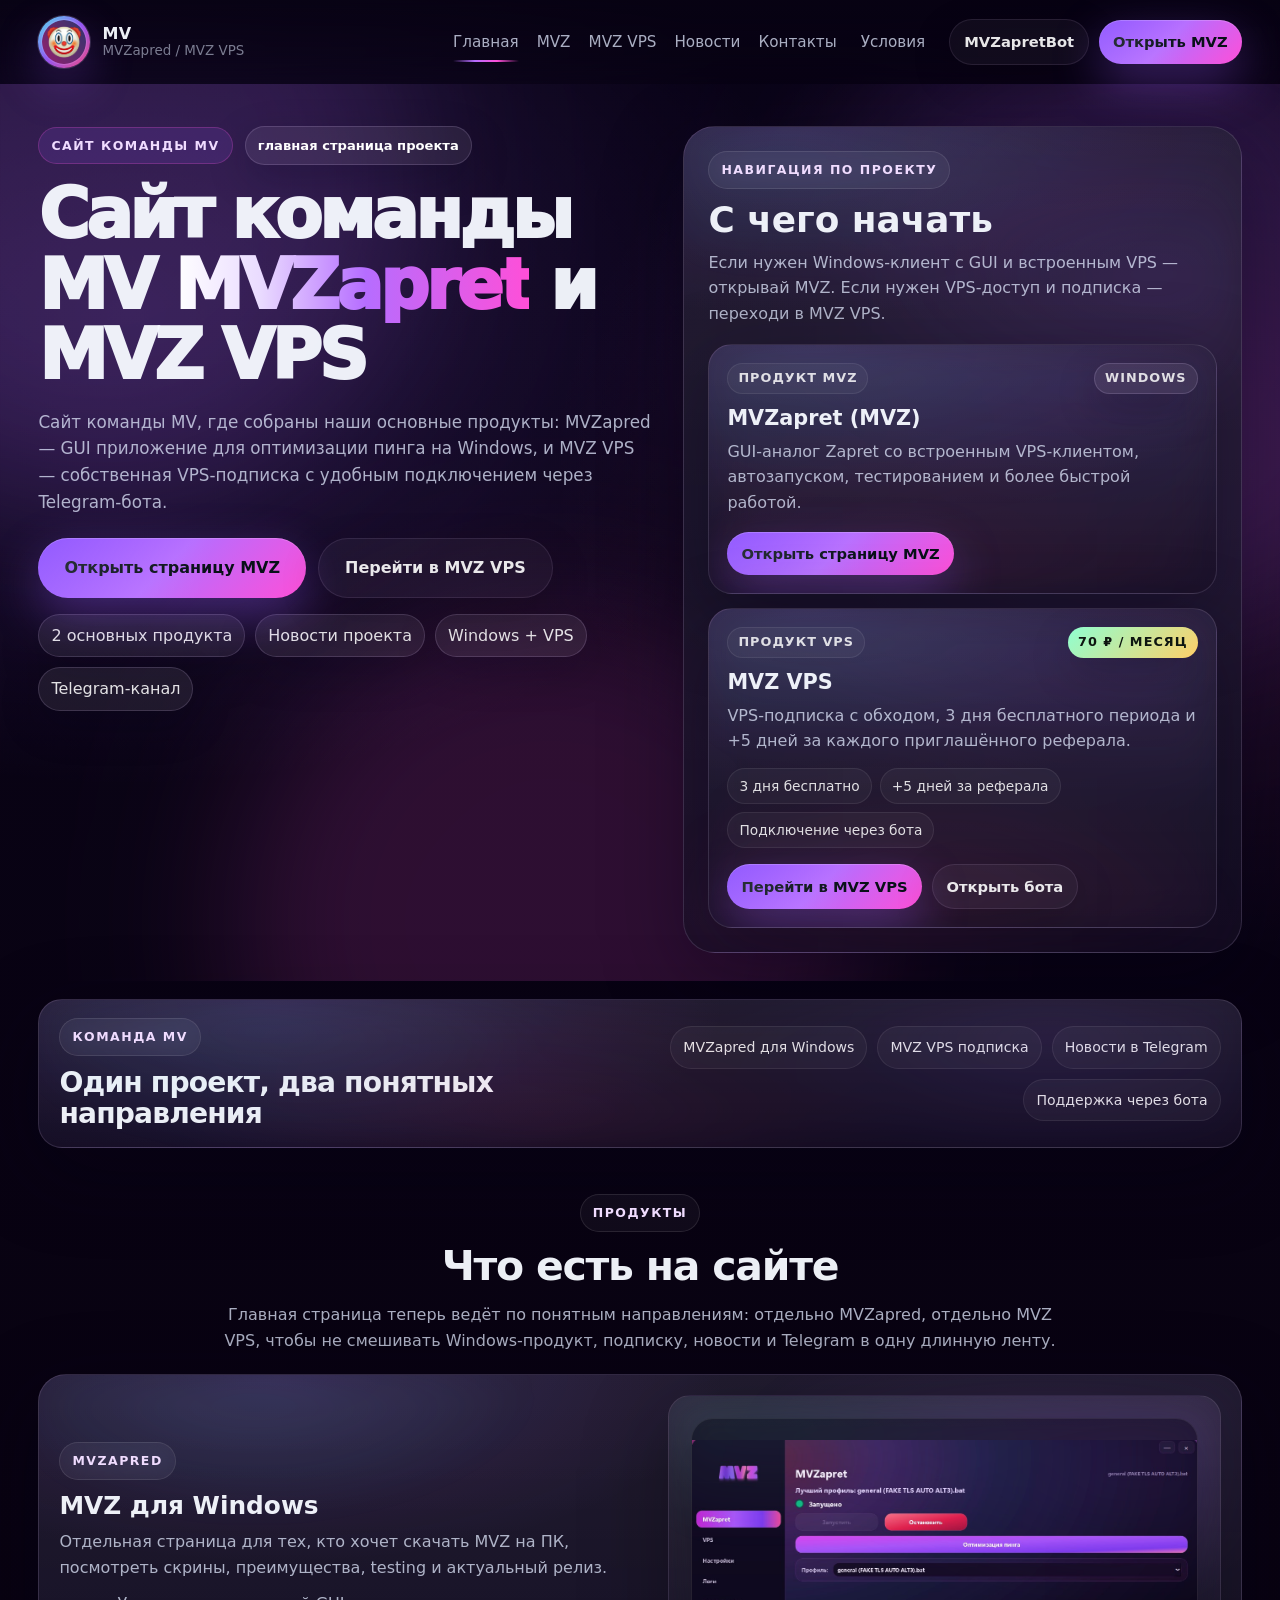
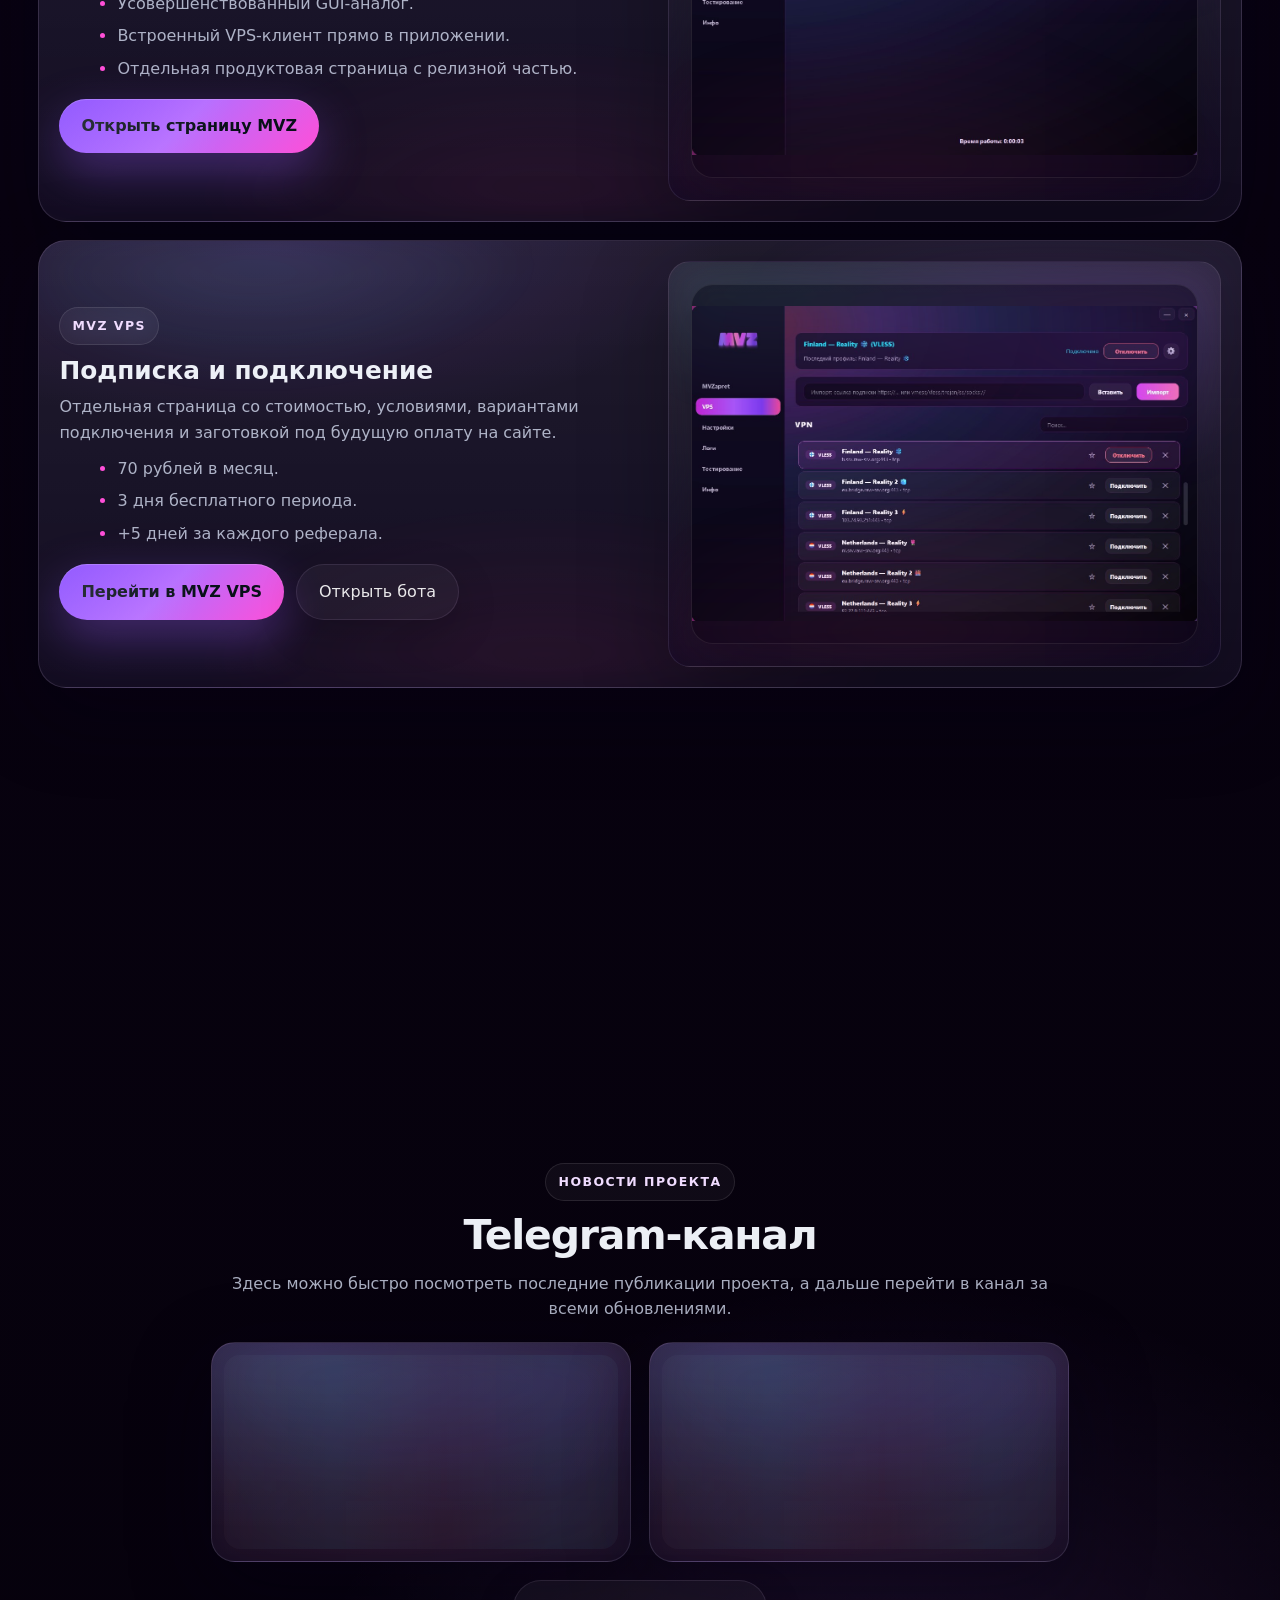
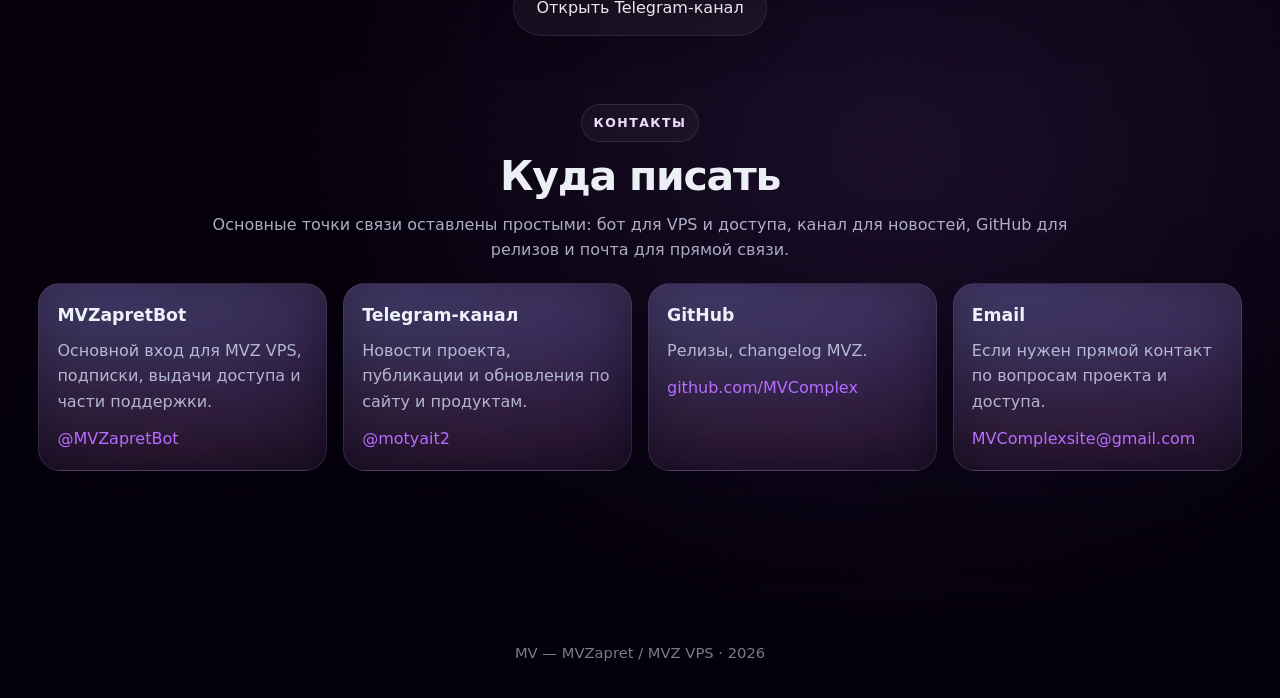
<file: index.html>
<!DOCTYPE html>
<html lang="ru">
<head>
  <meta charset="UTF-8" />
  <meta name="viewport" content="width=device-width, initial-scale=1.0" />
  <title>Сайт команды MV</title>
  <meta
    name="description"
    content="Сайт команды MV: MVZapred для Windows и MVZ VPS с подключением через Telegram-бота."
  />
  <meta name="theme-color" content="#05070d" />
  <link rel="icon" type="image/jpeg" href="assets/logo-mvz.jpg" />
  <link rel="shortcut icon" type="image/jpeg" href="assets/logo-mvz.jpg" />
  <link rel="apple-touch-icon" href="assets/logo-mvz.jpg" />
  <link rel="preconnect" href="https://telegram.org" crossorigin />
  <link rel="stylesheet" href="styles.css" />
</head>
<body class="page-home">
  <a class="skip-link" href="#main">К содержимому</a>

  <div class="site-bg" aria-hidden="true">
    <div class="bg-aurora aurora-a"></div>
    <div class="bg-aurora aurora-b"></div>
    <div class="bg-aurora aurora-c"></div>
    <div class="bg-grid"></div>
    <div class="bg-noise"></div>
    <div class="bg-vignette"></div>
  </div>

  <header class="nav-outer">
    <div class="container nav-shell">
      <a class="brand" href="index.html" aria-label="Сайт команды MV">
        <span class="brand-mark">
          <img src="assets/logo-mvz.jpg" alt="Логотип MV" loading="eager" />
        </span>
        <span class="brand-copy">
          <span class="brand-title">MV</span>
          <span class="brand-sub">MVZapred / MVZ VPS</span>
        </span>
      </a>

      <nav class="nav-menu" aria-label="Основная навигация">
        <a href="index.html" data-page="index.html">Главная</a>
        <a href="mvz.html" data-page="mvz.html">MVZ</a>
        <a href="vpn.html" data-page="vpn.html">MVZ VPS</a>
        <a href="#news">Новости</a>
        <a href="#contact">Контакты</a>
        <button class="nav-disclaimer" type="button" data-modal-open="mvz-disclaimer">Условия</button>
      </nav>

      <div class="nav-actions">
        <a class="btn ghost small" href="https://t.me/MVZapretBot" target="_blank" rel="noopener noreferrer">
          MVZapretBot
        </a>
        <a class="btn primary small" href="mvz.html">Открыть MVZ</a>
        <button
          class="nav-burger"
          type="button"
          aria-label="Открыть меню"
          aria-controls="nav-drawer"
          aria-expanded="false"
          data-drawer-open
        >
          <span class="nav-burger-lines" aria-hidden="true"></span>
        </button>
      </div>
    </div>
  </header>

  <div class="drawer" id="nav-drawer" aria-hidden="true">
    <div class="drawer-overlay" data-drawer-close></div>
    <div class="drawer-panel" role="dialog" aria-modal="true" aria-label="Меню сайта">
      <div class="drawer-head">
        <div class="drawer-brand">
          <div class="drawer-title">Сайт команды MV</div>
          <div class="drawer-sub">MVZapred / MVZ VPS / Новости проекта</div>
        </div>
        <button class="drawer-close" type="button" aria-label="Закрыть меню" data-drawer-close>✕</button>
      </div>

      <div class="drawer-body">
        <a class="drawer-link" href="index.html" data-page="index.html" data-drawer-close>Главная</a>
        <a class="drawer-link" href="mvz.html" data-page="mvz.html" data-drawer-close>MVZ</a>
        <a class="drawer-link" href="vpn.html" data-page="vpn.html" data-drawer-close>MVZ VPS</a>
        <a class="drawer-link" href="#news" data-drawer-close>Новости</a>
        <a class="drawer-link" href="#contact" data-drawer-close>Контакты</a>

        <div class="drawer-meta">
          <div class="drawer-meta-row">
            <span class="drawer-meta-k">Проект</span>
            <b class="drawer-meta-v">Команда MV</b>
          </div>
          <div class="drawer-meta-row">
            <span class="drawer-meta-k">Продукты</span>
            <b class="drawer-meta-v">MVZ / MVZ VPS</b>
          </div>
          <div class="drawer-meta-row">
            <span class="drawer-meta-k">Новости</span>
            <b class="drawer-meta-v">@motyait2</b>
          </div>
        </div>

        <div class="drawer-buttons">
          <a class="btn primary" href="mvz.html" data-drawer-close>Открыть страницу MVZ</a>
          <a class="btn ghost" href="vpn.html" data-drawer-close>Перейти в MVZ VPS</a>
          <button class="btn ghost" type="button" data-modal-open="mvz-disclaimer" data-drawer-close>
            Условия использования
          </button>
        </div>
      </div>
    </div>
  </div>

  <main id="main">
    <section class="hero hub-hero">
      <div class="hero-blobs" aria-hidden="true">
        <div class="blob blob-a"></div>
        <div class="blob blob-b"></div>
        <div class="blob blob-c"></div>
      </div>

      <div class="container hub-grid reveal">
        <div class="hero-copy">
          <div class="hero-topline">
            <span class="eyebrow">сайт команды MV</span>
            <span class="hero-badge">главная страница проекта</span>
          </div>

          <h1 class="hero-title">
            Сайт команды MV
            <span>MVZapret</span>
            и MVZ VPS
          </h1>

          <p class="hero-text">
            Сайт команды MV, где собраны наши основные продукты: MVZapred — GUI приложение для оптимизации
            пинга на Windows, и MVZ VPS — собственная VPS-подписка с удобным подключением через
            Telegram-бота.
          </p>

          <div class="hero-actions">
            <a class="btn primary big" href="mvz.html">Открыть страницу MVZ</a>
            <a class="btn ghost big" href="vpn.html">Перейти в MVZ VPS</a>
          </div>

          <div class="hero-trust" aria-label="Быстрая информация">
            <span class="trust-chip">2 основных продукта</span>
            <span class="trust-chip">Новости проекта</span>
            <span class="trust-chip">Windows + VPS</span>
            <a class="trust-chip action" href="https://t.me/motyait2" target="_blank" rel="noopener noreferrer">
              Telegram-канал
            </a>
          </div>
        </div>

        <div class="hub-panel">
          <div class="hub-panel-head">
            <span class="screen-kicker">навигация по проекту</span>
            <h2>С чего начать</h2>
            <p>
              Если нужен Windows-клиент с GUI и встроенным VPS — открывай MVZ. Если нужен VPS-доступ и
              подписка — переходи в MVZ VPS.
            </p>
          </div>

          <div class="hub-products">
            <article class="product-entry product-entry-main">
              <div class="product-topline">
                <span class="product-label">продукт MVZ</span>
                <span class="product-pill">Windows</span>
              </div>
              <h3>MVZapret (MVZ)</h3>
              <p>GUI-аналог Zapret со встроенным VPS-клиентом, автозапуском, тестированием и более быстрой работой.</p>
              <div class="product-actions">
                <a class="btn primary small" href="mvz.html">Открыть страницу MVZ</a>
              </div>
            </article>

            <article class="product-entry product-entry-accent">
              <div class="product-topline">
                <span class="product-label">продукт VPS</span>
                <span class="product-pill price">70 ₽ / месяц</span>
              </div>
              <h3>MVZ VPS</h3>
              <p>
                VPS-подписка с обходом, 3 дня бесплатного периода и +5 дней за каждого приглашённого
                реферала.
              </p>
              <div class="product-inline-list">
                <span>3 дня бесплатно</span>
                <span>+5 дней за реферала</span>
                <span>Подключение через бота</span>
              </div>
              <div class="product-actions">
                <a class="btn primary small" href="vpn.html">Перейти в MVZ VPS</a>
                <a
                  class="btn ghost small"
                  href="https://t.me/MVZapretBot"
                  target="_blank"
                  rel="noopener noreferrer"
                >
                  Открыть бота
                </a>
              </div>
            </article>
          </div>
        </div>
      </div>
    </section>
    <section class="section section-tight">
      <div class="container">
        <div class="launch-strip reveal">
          <div class="launch-copy">
            <div class="section-label">команда MV</div>
            <h2 class="section-title small">Один проект, два понятных направления</h2>
          </div>
          <div class="launch-tags">
            <span>MVZapred для Windows</span>
            <span>MVZ VPS подписка</span>
            <span>Новости в Telegram</span>
            <span>Поддержка через бота</span>
          </div>
        </div>
      </div>
    </section>

    <section class="section" id="products">
      <div class="container">
        <div class="section-head reveal">
          <div class="section-label">продукты</div>
          <h2 class="section-title">Что есть на сайте</h2>
          <p class="section-subtitle">
            Главная страница теперь ведёт по понятным направлениям: отдельно MVZapred, отдельно MVZ VPS,
            чтобы не смешивать Windows-продукт, подписку, новости и Telegram в одну длинную ленту.
          </p>
        </div>

        <div class="product-showcase reveal">
          <article class="showcase-card showcase-card-mvz">
            <div class="showcase-copy">
              <span class="screen-kicker">MVZapred</span>
              <h3>MVZ для Windows</h3>
              <p>
                Отдельная страница для тех, кто хочет скачать MVZ на ПК, посмотреть скрины, преимущества,
                testing и актуальный релиз.
              </p>
              <ul class="list">
                <li>Усовершенствованный GUI-аналог.</li>
                <li>Встроенный VPS-клиент прямо в приложении.</li>
                <li>Отдельная продуктовая страница с релизной частью.</li>
              </ul>
              <div class="hero-actions compact">
                <a class="btn primary" href="mvz.html">Открыть страницу MVZ</a>
              </div>
            </div>

            <div class="frame showcase-frame">
              <img
                src="assets/mvz-screen-home.jpg"
                alt="Главный экран MVZapred"
                loading="lazy"
              />
            </div>
          </article>

          <article class="showcase-card showcase-card-vpn">
            <div class="showcase-copy">
              <span class="screen-kicker">MVZ VPS</span>
              <h3>Подписка и подключение</h3>
              <p>
                Отдельная страница со стоимостью, условиями, вариантами подключения и заготовкой под будущую
                оплату на сайте.
              </p>
              <ul class="list">
                <li>70 рублей в месяц.</li>
                <li>3 дня бесплатного периода.</li>
                <li>+5 дней за каждого реферала.</li>
              </ul>
              <div class="hero-actions compact">
                <a class="btn primary" href="vpn.html">Перейти в MVZ VPS</a>
                <a
                  class="btn ghost"
                  href="https://t.me/MVZapretBot"
                  target="_blank"
                  rel="noopener noreferrer"
                >
                  Открыть бота
                </a>
              </div>
            </div>

            <div class="frame showcase-frame">
              <img
                src="assets/mvz-screen-vpn.jpg"
                alt="VPN-раздел MVZ"
                loading="lazy"
              />
            </div>
          </article>
        </div>
      </div>
    </section>

    <section class="section" id="about">
      <div class="container">
        <div class="section-head reveal">
          <div class="section-label">о проекте</div>
          <h2 class="section-title">Как ориентироваться по сайту</h2>
          <p class="section-subtitle">
            Главная страница нужна как точка входа: быстро понять, что есть в проекте, куда переходить и где
            смотреть новости без лишней путаницы.
          </p>
        </div>

        <div class="feature-grid feature-grid-wide reveal">
          <article class="feature">
            <div class="feature-ico" aria-hidden="true"><span class="ico"></span></div>
            <div class="feature-t">Понятная главная</div>
            <div class="feature-d">
              Главная страница показывает самое важное: продукты, новости проекта и основные переходы.
            </div>
          </article>

          <article class="feature">
            <div class="feature-ico" aria-hidden="true"><span class="ico alt"></span></div>
            <div class="feature-t">Разделение по смыслу</div>
            <div class="feature-d">
              MVZ Windows-продукт, а MVZ VPS — за подписку, подключение и работу через бота.
            </div>
          </article>

          <article class="feature">
            <div class="feature-ico" aria-hidden="true"><span class="ico pink"></span></div>
            <div class="feature-t">Живые новости</div>
            <div class="feature-d">
              На главной сразу видны актуальные посты из Telegram-канала без смены юзов и сломанных ссылок.
            </div>
          </article>
        </div>
      </div>
    </section>

    <section class="section" id="news">
      <div class="container">
        <div class="section-head reveal">
          <div class="section-label">новости проекта</div>
          <h2 class="section-title">Telegram-канал</h2>
          <p class="section-subtitle">
            Здесь можно быстро посмотреть последние публикации проекта, а дальше перейти в канал за всеми
            обновлениями.
          </p>
        </div>

        <div class="tg-grid reveal">
          <div class="tg-card tg-skeleton">
            <script
              async
              src="https://telegram.org/js/telegram-widget.js?22"
              data-telegram-post="motyait2/93"
              data-width="100%"
              data-userpic="true"
            ></script>
          </div>

          <div class="tg-card tg-skeleton">
            <script
              async
              src="https://telegram.org/js/telegram-widget.js?22"
              data-telegram-post="motyait2/92"
              data-width="100%"
              data-userpic="true"
            ></script>
          </div>
        </div>

        <div class="tg-more reveal">
          <a class="btn ghost" href="https://t.me/motyait2" target="_blank" rel="noopener noreferrer">
            Открыть Telegram-канал
          </a>
        </div>
      </div>
    </section>

    <section class="section" id="contact">
      <div class="container">
        <div class="section-head reveal">
          <div class="section-label">контакты</div>
          <h2 class="section-title">Куда писать</h2>
          <p class="section-subtitle">
            Основные точки связи оставлены простыми: бот для VPS и доступа, канал для новостей, GitHub для
            релизов и почта для прямой связи.
          </p>
        </div>

        <div class="contacts-grid reveal">
          <article class="contact-card">
            <h3>MVZapretBot</h3>
            <p>Основной вход для MVZ VPS, подписки, выдачи доступа и части поддержки.</p>
            <a href="https://t.me/MVZapretBot" target="_blank" rel="noopener noreferrer">@MVZapretBot</a>
          </article>

          <article class="contact-card">
            <h3>Telegram-канал</h3>
            <p>Новости проекта, публикации и обновления по сайту и продуктам.</p>
            <a href="https://t.me/motyait2" target="_blank" rel="noopener noreferrer">@motyait2</a>
          </article>

          <article class="contact-card">
            <h3>GitHub</h3>
            <p>Релизы, changelog MVZ.</p>
            <a href="https://github.com/MVComplex" target="_blank" rel="noopener noreferrer">github.com/MVComplex</a>
          </article>

          <article class="contact-card">
            <h3>Email</h3>
            <p>Если нужен прямой контакт по вопросам проекта и доступа.</p>
            <a href="mailto:MVComplexsite@gmail.com">MVComplexsite@gmail.com</a>
          </article>
        </div>

        <div class="contact-actions reveal">
          <a class="btn primary" href="mvz.html">Перейти к MVZapret</a>
          <a class="btn ghost" href="vpn.html">Перейти к MVZ VPS</a>
          <button class="btn ghost" type="button" data-modal-open="mvz-disclaimer">Условия использования</button>
        </div>
      </div>
    </section>
  </main>

  <footer class="footer">
    <div class="footer-inner container">
      <span>MV — MVZapret / MVZ VPS · 2026</span>
    </div>
  </footer>

  <div class="modal" id="mvz-disclaimer" aria-hidden="true">
    <div class="modal-overlay" data-modal-close></div>
    <div class="modal-card" role="dialog" aria-modal="true" aria-labelledby="mvz-disclaimer-title">
      <button class="modal-close" type="button" data-modal-close aria-label="Закрыть">✕</button>
      <h3 class="modal-title" id="mvz-disclaimer-title">Условия использования</h3>
      <p class="modal-sub">
        Перед использованием MVZapred и MVZ VPS рекомендуем ознакомиться с базовыми условиями и
        ограничениями.
      </p>

      <ol class="modal-list">
        <li>
          <b>Использование сервиса.</b><br />
          Пользователь самостоятельно оценивает, допустимо ли использование сервиса и программного
          обеспечения в своей стране, сети, у провайдера и на своём оборудовании.
        </li>
        <li>
          <b>Зона ответственности.</b><br />
          Команда MV не несёт ответственности за блокировки, ограничения, нестабильность соединения,
          особенности работы операторов, провайдеров, DNS, сторонних клиентов и устройств пользователя.
        </li>
        <li>
          <b>Техническая часть.</b><br />
          Доступность отдельных функций может меняться без предварительного уведомления в зависимости от
          обновлений, внешних ограничений и изменений в инфраструктуре.
        </li>
        <li>
          <b>Подписка и доступ.</b><br />
          Для MVZ VPN действующие условия подключения, пробного периода, оплаты и выдачи доступа
          определяются на момент оформления и могут уточняться через бота или поддержку.
        </li>
        <li>
          <b>Формат предоставления.</b><br />
          Сервисы и материалы проекта предоставляются по модели “как есть”, без гарантий абсолютной
          бесперебойности или совместимости со всеми сценариями использования.
        </li>
      </ol>

      <div class="modal-actions">
        <button class="btn primary small" type="button" data-accept-disclaimer>Принять</button>
        <button class="btn ghost small" type="button" data-modal-close>Закрыть</button>
      </div>
    </div>
  </div>

  <script>
    const q = (sel, root = document) => root.querySelector(sel);
    const qa = (sel, root = document) => Array.from(root.querySelectorAll(sel));

    (() => {
      const items = qa(".reveal");
      if (!items.length) return;

      const io = new IntersectionObserver(
        (entries) => {
          entries.forEach((entry) => {
            if (!entry.isIntersecting) return;
            entry.target.classList.add("is-visible");
            io.unobserve(entry.target);
          });
        },
        { threshold: 0.12 }
      );

      items.forEach((item) => io.observe(item));
    })();

    (() => {
      const header = q(".nav-outer");
      if (!header) return;

      const onScroll = () => header.classList.toggle("is-scrolled", window.scrollY > 10);
      onScroll();
      window.addEventListener("scroll", onScroll, { passive: true });
    })();

    (() => {
      const page = (location.pathname.split("/").pop() || "index.html").toLowerCase();
      qa("[data-page]").forEach((link) => {
        const target = (link.getAttribute("data-page") || "").toLowerCase();
        if (target === page) {
          link.classList.add("is-active");
        }
      });
    })();

    (() => {
      const drawer = q("#nav-drawer");
      const openBtn = q("[data-drawer-open]");
      if (!drawer || !openBtn) return;

      const body = document.body;

      const closeDrawer = () => {
        drawer.classList.remove("is-open");
        drawer.setAttribute("aria-hidden", "true");
        openBtn.setAttribute("aria-expanded", "false");
        body.classList.remove("drawer-open");
      };

      const openDrawer = () => {
        drawer.classList.add("is-open");
        drawer.setAttribute("aria-hidden", "false");
        openBtn.setAttribute("aria-expanded", "true");
        body.classList.add("drawer-open");
        const first = q("a, button", drawer);
        if (first) first.focus();
      };

      openBtn.addEventListener("click", () => {
        const expanded = openBtn.getAttribute("aria-expanded") === "true";
        if (expanded) closeDrawer();
        else openDrawer();
      });

      drawer.addEventListener("click", (e) => {
        if (e.target.closest("[data-drawer-close]")) closeDrawer();
      });

      document.addEventListener("keydown", (e) => {
        if (e.key === "Escape") closeDrawer();
      });
    })();

    (() => {
      const body = document.body;
      let lastActive = null;

      const getFocusable = (root) =>
        qa('a[href], button:not([disabled]), textarea, input, select, [tabindex]:not([tabindex="-1"])', root);

      const closeModal = (modal) => {
        if (!modal) return;
        modal.classList.remove("is-open");
        modal.setAttribute("aria-hidden", "true");
        body.classList.remove("modal-open");
        if (modal._onKey) {
          document.removeEventListener("keydown", modal._onKey);
          modal._onKey = null;
        }
        if (lastActive && typeof lastActive.focus === "function") lastActive.focus();
        lastActive = null;
      };

      const openModal = (id) => {
        const modal = document.getElementById(id);
        if (!modal) return;

        qa(".modal.is-open").forEach((item) => closeModal(item));

        lastActive = document.activeElement;
        modal.classList.add("is-open");
        modal.setAttribute("aria-hidden", "false");
        body.classList.add("modal-open");

        const focusables = getFocusable(modal);
        if (focusables[0]) focusables[0].focus();

        const onKey = (e) => {
          if (e.key === "Escape") {
            closeModal(modal);
            return;
          }

          if (e.key !== "Tab") return;

          const list = getFocusable(modal);
          if (!list.length) return;

          const first = list[0];
          const last = list[list.length - 1];

          if (e.shiftKey && document.activeElement === first) {
            e.preventDefault();
            last.focus();
          } else if (!e.shiftKey && document.activeElement === last) {
            e.preventDefault();
            first.focus();
          }
        };

        modal._onKey = onKey;
        document.addEventListener("keydown", onKey);
      };

      document.addEventListener("click", (e) => {
        const opener = e.target.closest("[data-modal-open]");
        if (opener) {
          e.preventDefault();
          openModal(opener.getAttribute("data-modal-open"));
          return;
        }

        const closer = e.target.closest("[data-modal-close]");
        if (closer) {
          const modal = closer.closest(".modal");
          closeModal(modal);
          return;
        }

        const accept = e.target.closest("[data-accept-disclaimer]");
        if (accept) {
          const modal = accept.closest(".modal");
          closeModal(modal);
        }
      });
    })();

    (() => {
      const board = q('.playoff-board');
      if (!board) return;

      const winsRaw = Number(board.getAttribute('data-wins') || 0);
      const totalRaw = Number(board.getAttribute('data-total') || 16);
      const total = Number.isFinite(totalRaw) && totalRaw > 0 ? totalRaw : 16;
      const wins = Math.max(0, Math.min(total, Number.isFinite(winsRaw) ? winsRaw : 0));
      const perSide = total / 2;

      const leftGrid = q('[data-playoff-left-grid]', board);
      const rightGrid = q('[data-playoff-right-grid]', board);
      const mobileGrid = q('[data-playoff-mobile-grid]', board);
      const currentEl = q('[data-playoff-current]');
      const leftEl = q('[data-playoff-left]');

      const leftPositions = [12, 13, 8, 9, 4, 5, 0, 1];
      const rightPositions = [14, 15, 10, 11, 6, 7, 2, 3];
      const mobilePositions = [12, 13, 14, 15, 8, 9, 10, 11, 4, 5, 6, 7, 0, 1, 2, 3];

      const createSlot = (absoluteIndex) => {
        const filled = absoluteIndex < wins;
        const slot = document.createElement('div');
        slot.className = `playoff-slot${filled ? ' is-filled' : ''}`;
        slot.setAttribute('aria-label', filled ? `Шайба ${absoluteIndex + 1}` : `Пустое место ${absoluteIndex + 1}`);

        const puck = document.createElement('span');
        puck.className = 'playoff-puck';
        puck.innerHTML = '<span class="playoff-puck-core"></span>';
        slot.appendChild(puck);
        return slot;
      };

      if (!leftGrid || !rightGrid || !mobileGrid) return;
      leftGrid.innerHTML = '';
      rightGrid.innerHTML = '';
      mobileGrid.innerHTML = '';

      leftPositions.slice(0, perSide).forEach((absoluteIndex) => {
        leftGrid.appendChild(createSlot(absoluteIndex));
      });

      rightPositions.slice(0, perSide).forEach((absoluteIndex) => {
        rightGrid.appendChild(createSlot(absoluteIndex));
      });

      mobilePositions.slice(0, total).forEach((absoluteIndex) => {
        mobileGrid.appendChild(createSlot(absoluteIndex));
      });

      if (currentEl) currentEl.textContent = String(wins);
      if (leftEl) leftEl.textContent = String(total - wins);
    })();

  </script>
</body>
</html>
</file>
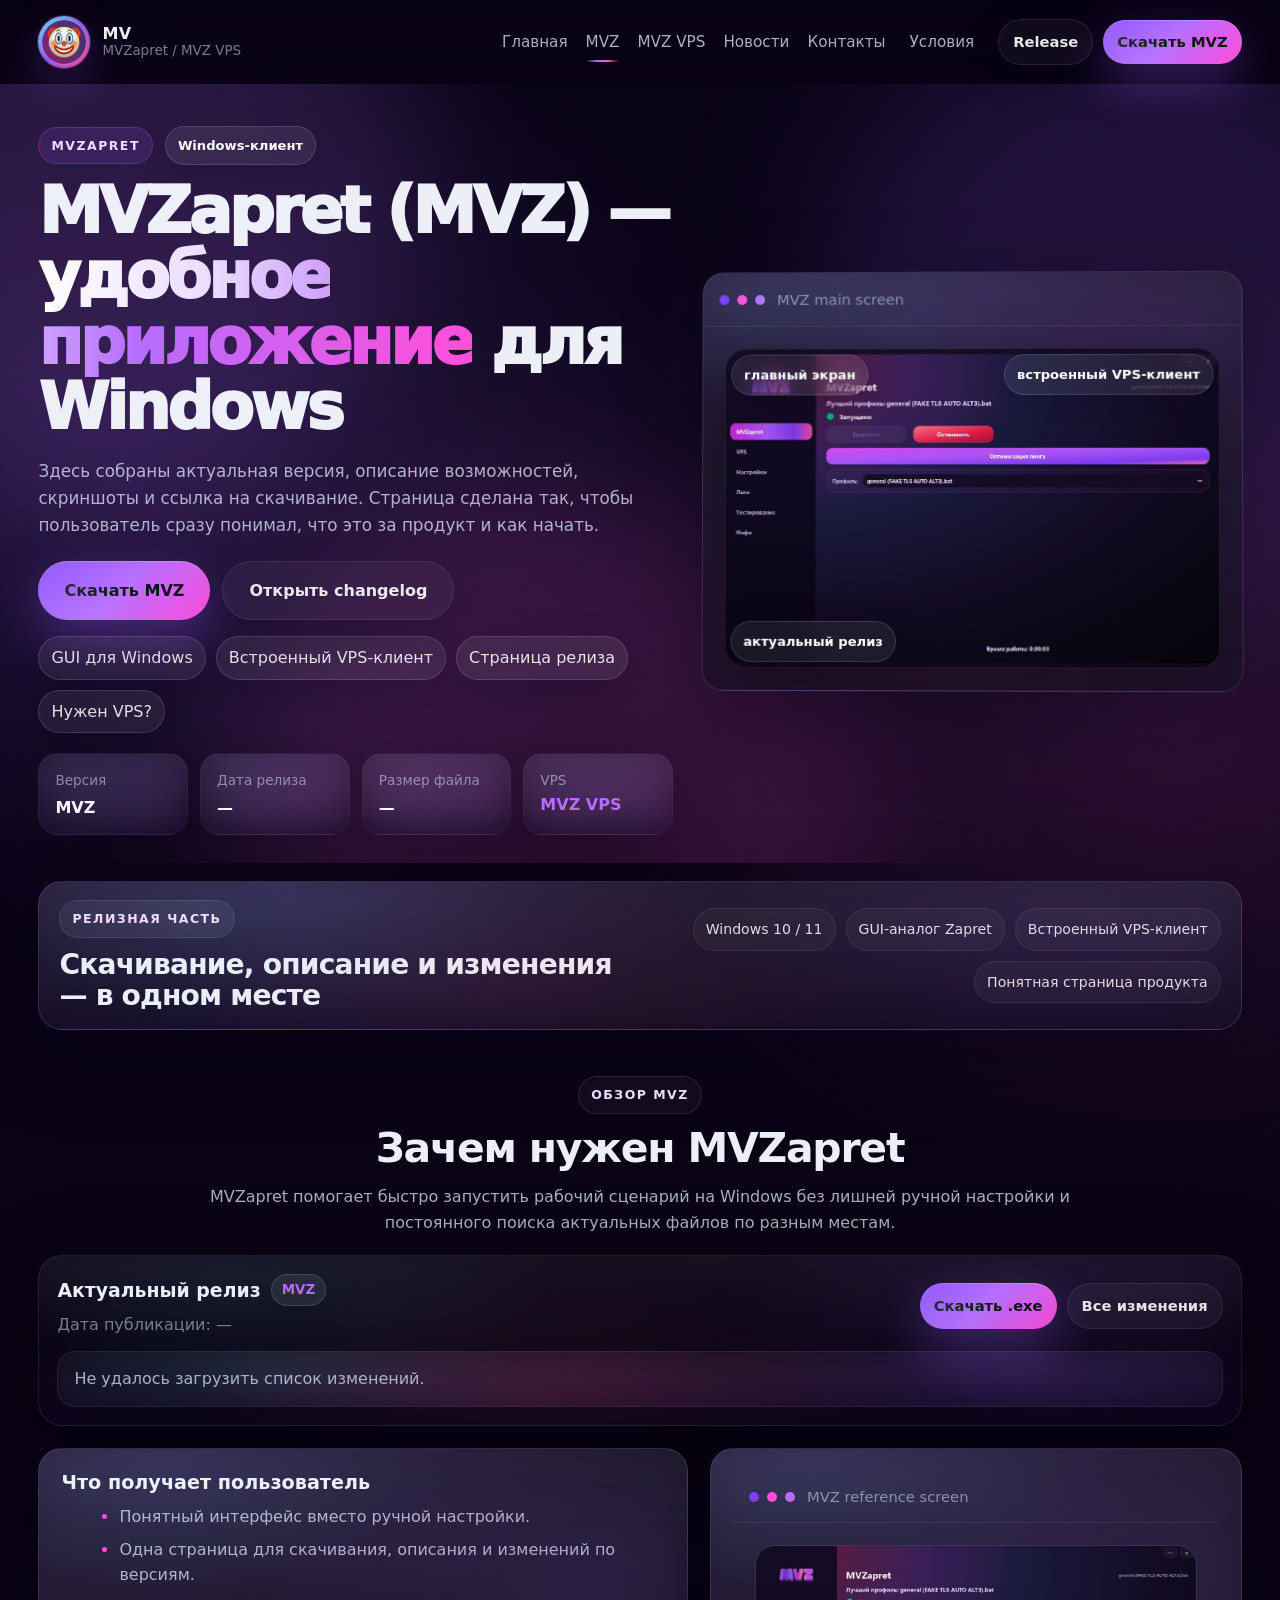
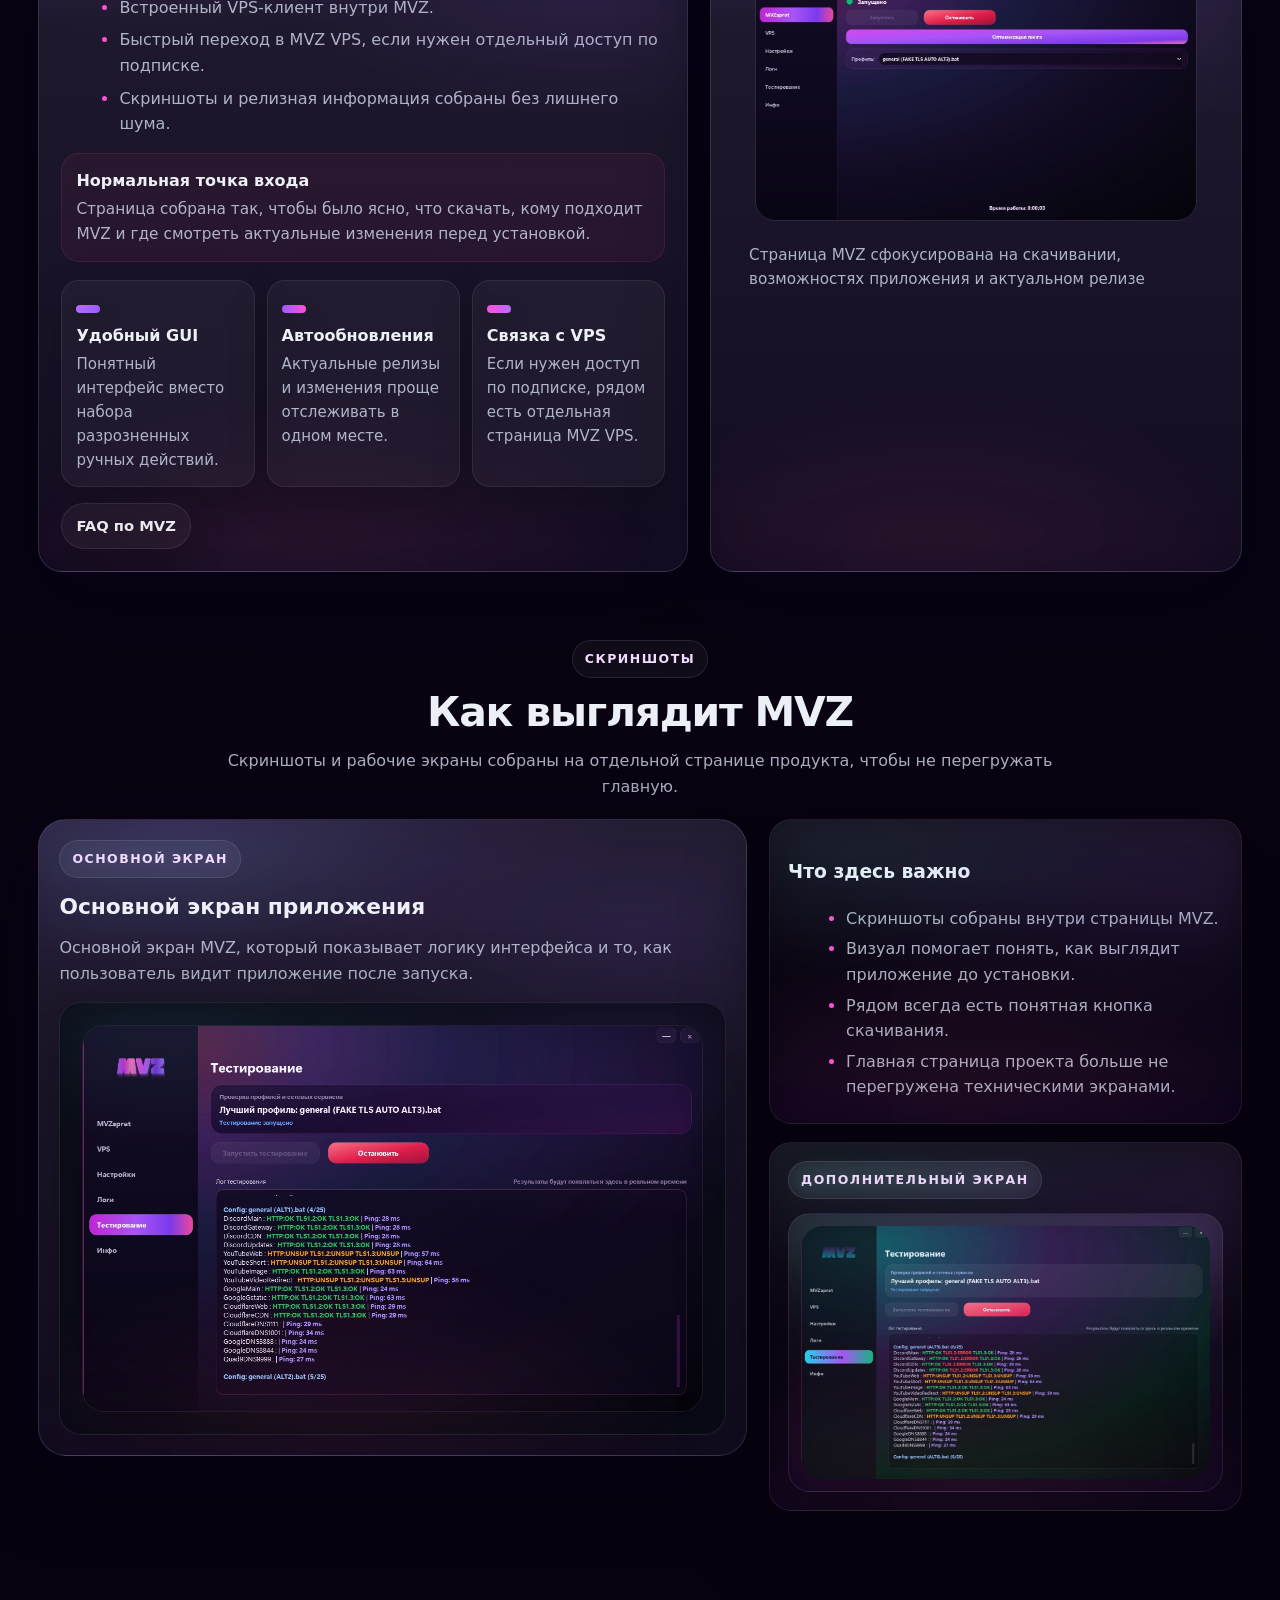
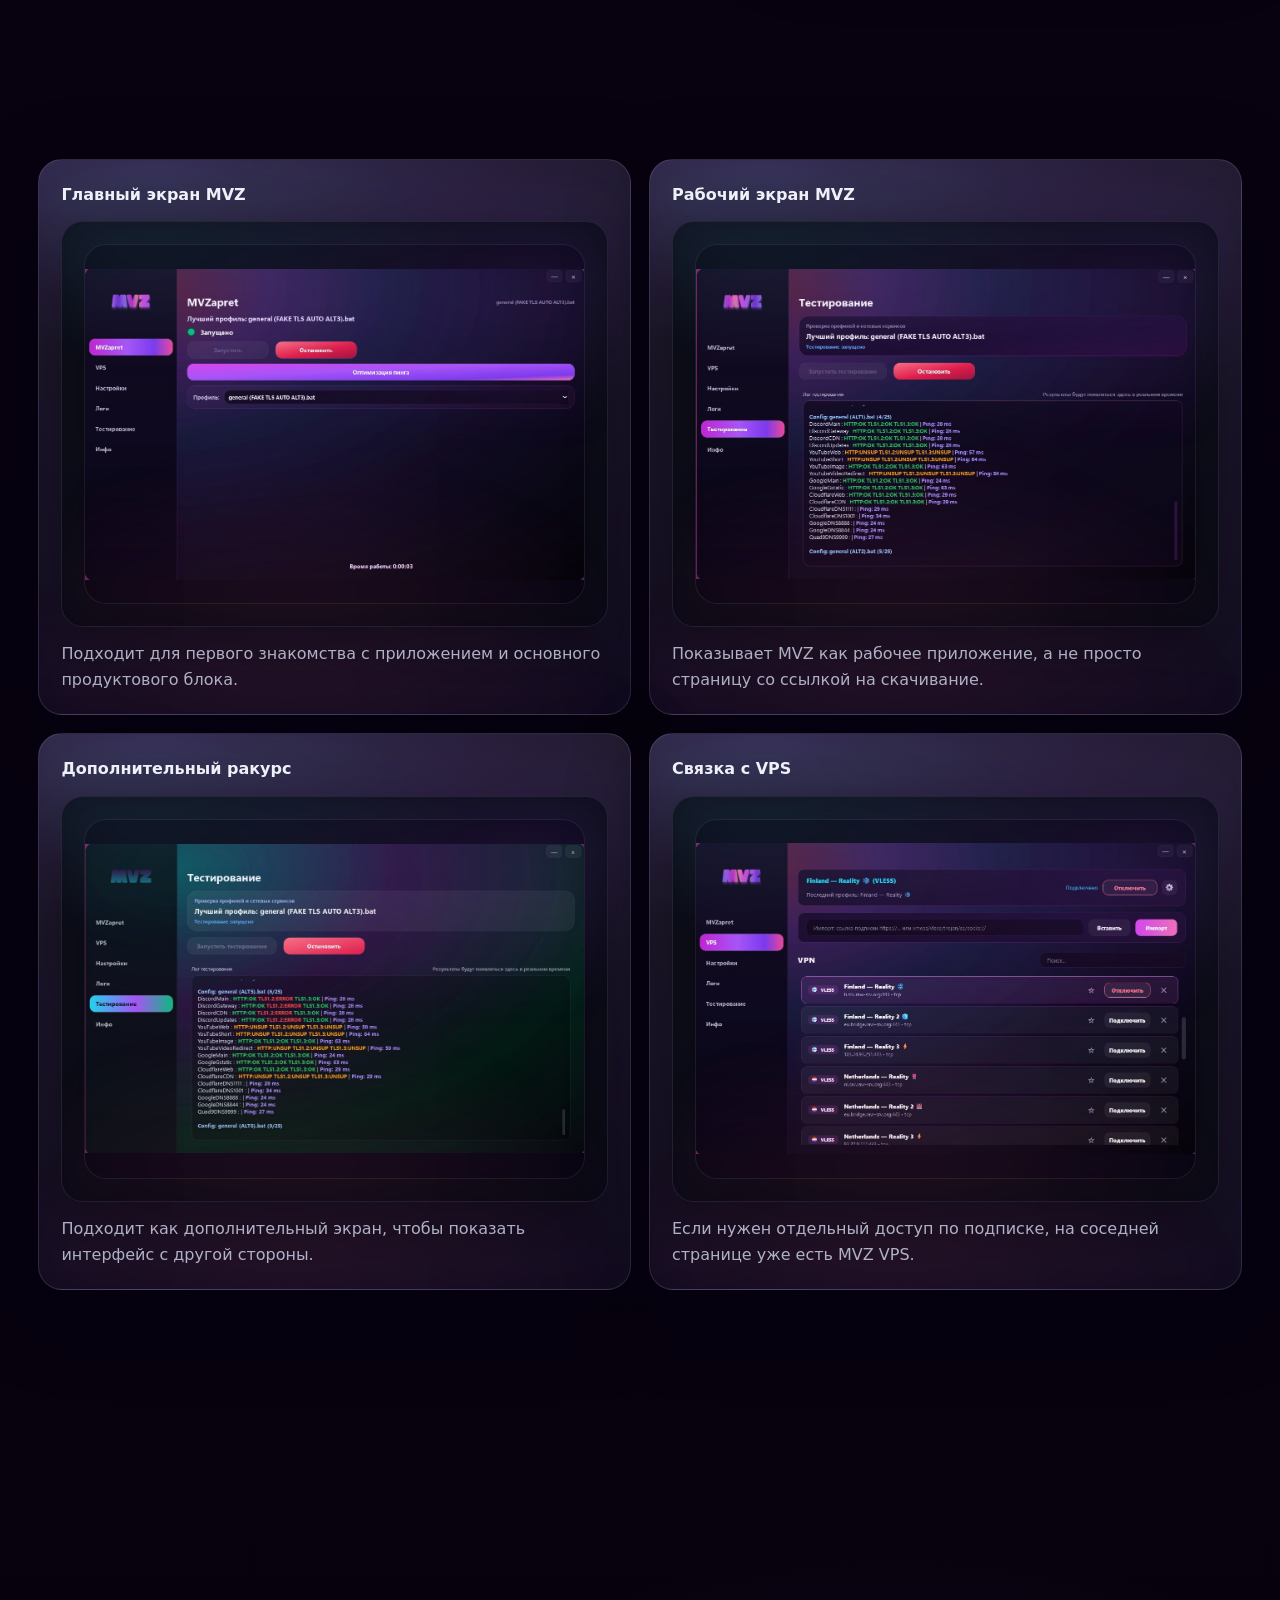
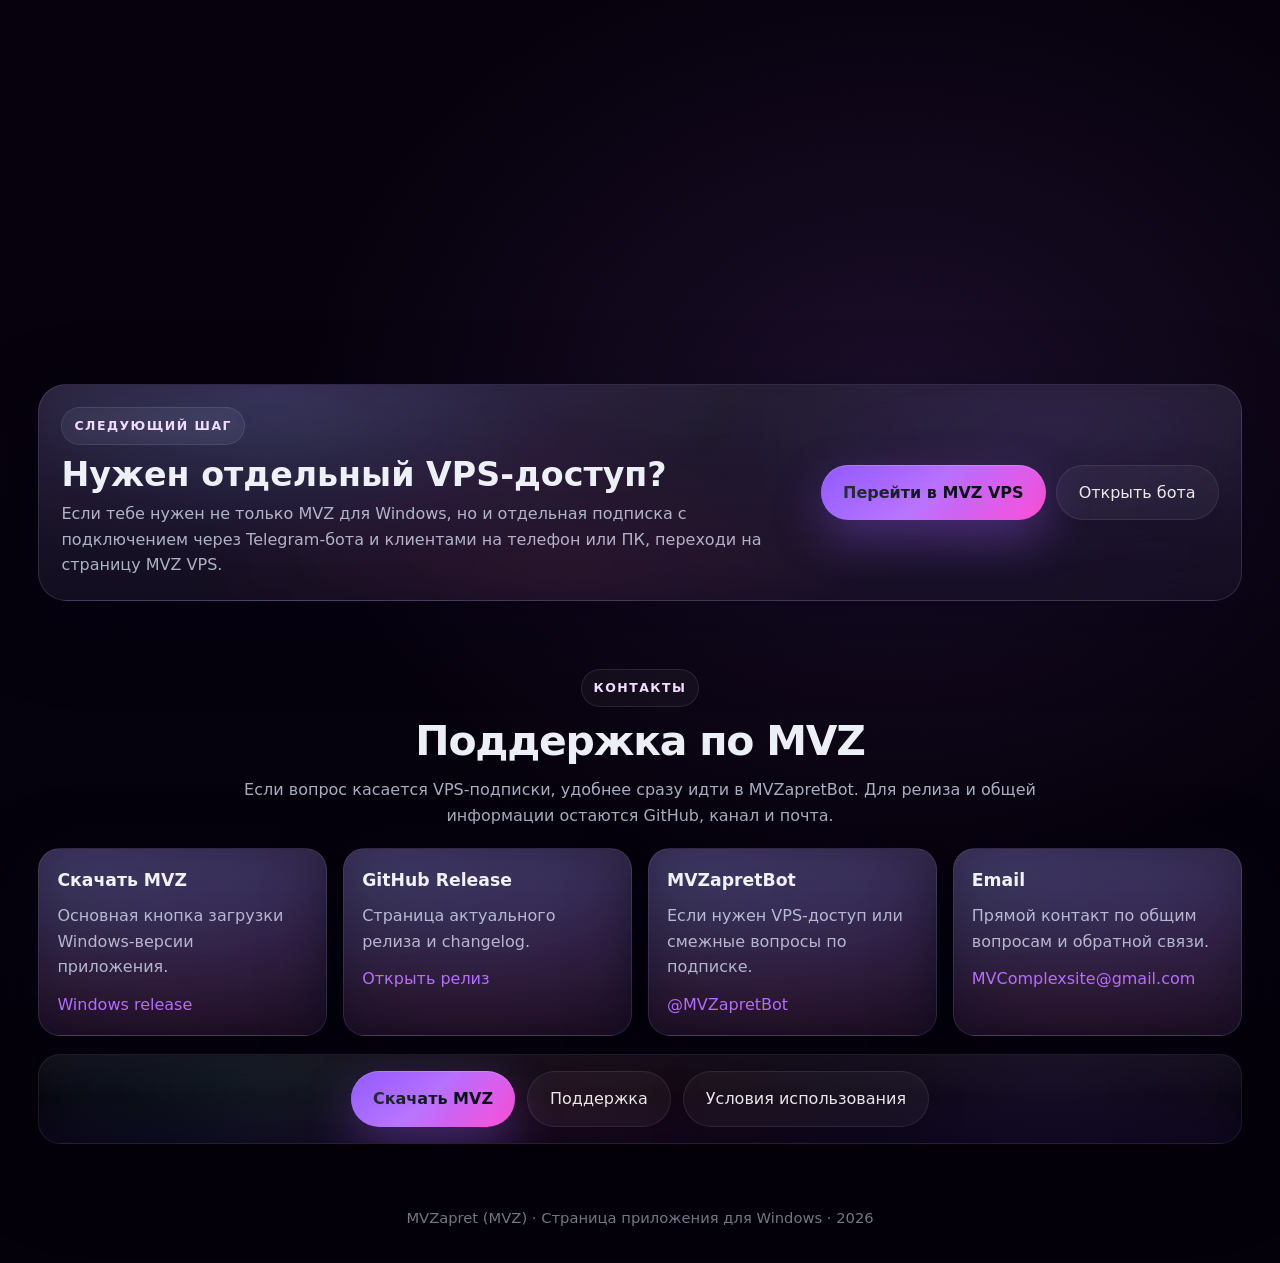
<file: mvz.html>
<!DOCTYPE html>
<html lang="ru">
<head>
  <meta charset="UTF-8" />
  <meta name="viewport" content="width=device-width, initial-scale=1.0" />
  <title>MVZapret (MVZ) — приложение для Windows</title>
  <meta
    name="description"
    content="MVZapret (MVZ) — приложение для Windows с графическим интерфейсом, встроенным VPN-клиентом, актуальными релизами и понятной страницей загрузки."
  />
  <meta name="gh-owner" content="mvcomplexsite" />
  <meta name="gh-repo" content="mvcomplexsite.github.io" />
  <meta name="gh-tag" content="MVZ" />
  <meta name="gh-asset-hint" content="setup" />
  <meta name="theme-color" content="#05070d" />
  <link rel="icon" type="image/jpeg" href="assets/logo-mvz.jpg" />
  <link rel="shortcut icon" type="image/jpeg" href="assets/logo-mvz.jpg" />
  <link rel="apple-touch-icon" href="assets/logo-mvz.jpg" />
  <link rel="preconnect" href="https://api.github.com" crossorigin />
  <link rel="stylesheet" href="styles.css" />
</head>
<body class="page-mvz">
  <a class="skip-link" href="#main">К содержимому</a>

  <div class="site-bg" aria-hidden="true">
    <div class="bg-aurora aurora-a"></div>
    <div class="bg-aurora aurora-b"></div>
    <div class="bg-aurora aurora-c"></div>
    <div class="bg-grid"></div>
    <div class="bg-noise"></div>
    <div class="bg-vignette"></div>
  </div>

  <header class="nav-outer">
    <div class="container nav-shell">
      <a class="brand" href="index.html" aria-label="Сайт команды MV">
        <span class="brand-mark">
          <img src="assets/logo-mvz.jpg" alt="Логотип MV" loading="eager" />
        </span>
        <span class="brand-copy">
          <span class="brand-title">MV</span>
          <span class="brand-sub">MVZapret / MVZ VPS</span>
        </span>
      </a>

      <nav class="nav-menu" aria-label="Основная навигация">
        <a href="index.html" data-page="index.html">Главная</a>
        <a href="mvz.html" data-page="mvz.html">MVZ</a>
        <a href="vpn.html" data-page="vpn.html">MVZ VPS</a>
        <a href="index.html#news">Новости</a>
        <a href="index.html#contact">Контакты</a>
        <button class="nav-disclaimer" type="button" data-modal-open="mvz-disclaimer">Условия</button>
      </nav>

      <div class="nav-actions">
        <a class="btn ghost small js-release-link" href="https://github.com/mvcomplexsite/mvcomplexsite.github.io/releases/tag/MVZ" target="_blank" rel="noopener noreferrer">
          Release
        </a>
        <a class="btn primary small js-download" href="https://github.com/mvcomplexsite/mvcomplexsite.github.io/releases/download/MVZ/MVZSetup.exe" target="_blank" rel="noopener noreferrer">
          Скачать MVZ
        </a>
        <button
          class="nav-burger"
          type="button"
          aria-label="Открыть меню"
          aria-controls="nav-drawer"
          aria-expanded="false"
          data-drawer-open
        >
          <span class="nav-burger-lines" aria-hidden="true"></span>
        </button>
      </div>
    </div>
  </header>

  <div class="drawer" id="nav-drawer" aria-hidden="true">
    <div class="drawer-overlay" data-drawer-close></div>
    <div class="drawer-panel" role="dialog" aria-modal="true" aria-label="Меню сайта">
      <div class="drawer-head">
        <div class="drawer-brand">
          <div class="drawer-title">MVZapret</div>
          <div class="drawer-sub">Приложение для Windows, релизы и загрузка</div>
        </div>
        <button class="drawer-close" type="button" aria-label="Закрыть меню" data-drawer-close>✕</button>
      </div>

      <div class="drawer-body">
        <a class="drawer-link" href="index.html" data-page="index.html" data-drawer-close>Главная</a>
        <a class="drawer-link" href="mvz.html" data-page="mvz.html" data-drawer-close>MVZ</a>
        <a class="drawer-link" href="vpn.html" data-page="vpn.html" data-drawer-close>MVZ VPS</a>
        <a class="drawer-link" href="index.html#news" data-drawer-close>Новости</a>
        <a class="drawer-link" href="index.html#contact" data-drawer-close>Контакты</a>

        <div class="drawer-meta">
          <div class="drawer-meta-row">
            <span class="drawer-meta-k">Версия</span>
            <b class="drawer-meta-v" id="release-version-drawer">MVZ</b>
          </div>
          <div class="drawer-meta-row">
            <span class="drawer-meta-k">Дата</span>
            <b class="drawer-meta-v" id="release-date-drawer">—</b>
          </div>
          <div class="drawer-meta-row">
            <span class="drawer-meta-k">Размер</span>
            <b class="drawer-meta-v" id="release-size-drawer">—</b>
          </div>
        </div>

        <div class="drawer-buttons">
          <a
            class="btn primary drawer-download js-download"
            href="https://github.com/mvcomplexsite/mvcomplexsite.github.io/releases/download/MVZ/MVZSetup.exe"
            target="_blank"
            rel="noopener noreferrer"
          >
            Скачать Windows-версию
          </a>
          <button class="btn ghost" type="button" data-modal-open="mvz-changelog" data-drawer-close>
            Изменения
          </button>
          <button class="btn ghost" type="button" data-modal-open="mvz-support" data-drawer-close>
            Поддержка
          </button>
        </div>
      </div>
    </div>
  </div>

  <div class="sticky-cta" id="sticky-cta" aria-hidden="true">
    <div class="container sticky-cta-inner">
      <button class="sticky-close" type="button" aria-label="Скрыть панель">✕</button>

      <div class="sticky-copy">
        <div class="sticky-title">MVZapret для Windows</div>
        <div class="sticky-meta">
          <span class="sticky-pill">Windows 10 / 11</span>
          <span class="sticky-sep">•</span>
          <span class="sticky-meta-text">Версия: <b id="release-version-cta">MVZ</b></span>
          <span class="sticky-sep">•</span>
          <span class="sticky-meta-text">Дата: <b id="release-date-cta">—</b></span>
        </div>
      </div>

      <div class="sticky-actions">
        <a
          class="btn primary small js-download"
          href="https://github.com/mvcomplexsite/mvcomplexsite.github.io/releases/download/MVZ/MVZSetup.exe"
          target="_blank"
          rel="noopener noreferrer"
        >
          Скачать MVZ
        </a>
        <button class="btn ghost small" type="button" data-modal-open="mvz-changelog">Changelog</button>
      </div>
    </div>
  </div>

  <main id="main">
    <section class="hero product-hero">
      <div class="hero-blobs" aria-hidden="true">
        <div class="blob blob-a"></div>
        <div class="blob blob-b"></div>
        <div class="blob blob-c"></div>
      </div>

      <div class="container hero-grid reveal" id="hero-sentinel">
        <div class="hero-copy">
          <div class="hero-topline">
            <span class="eyebrow">MVZapret</span>
            <span class="hero-badge">Windows-клиент</span>
          </div>

          <h1 class="hero-title">
            MVZapret (MVZ) —
            <span>удобное приложение</span>
            для Windows
          </h1>

          <p class="hero-text">
            Здесь собраны актуальная версия, описание возможностей, скриншоты и ссылка на скачивание.
            Страница сделана так, чтобы пользователь сразу понимал, что это за продукт и как начать.
          </p>

          <div class="hero-actions">
            <a
              class="btn primary big js-download"
              href="https://github.com/mvcomplexsite/mvcomplexsite.github.io/releases/download/MVZ/MVZSetup.exe"
              target="_blank"
              rel="noopener noreferrer"
            >
              Скачать MVZ
            </a>
            <button class="btn ghost big" type="button" data-modal-open="mvz-changelog">Открыть changelog</button>
          </div>

          <div class="hero-trust" aria-label="Краткая информация">
            <span class="trust-chip">GUI для Windows</span>
            <span class="trust-chip">Встроенный VPS-клиент</span>
            <a
              class="trust-chip action js-release-link"
              href="https://github.com/mvcomplexsite/mvcomplexsite.github.io/releases/tag/MVZ"
              target="_blank"
              rel="noopener noreferrer"
            >
              Страница релиза
            </a>
            <a class="trust-chip action" href="vpn.html">Нужен VPS?</a>
          </div>

          <div class="kpi-grid" aria-label="Информация о релизе">
            <div class="kpi-card">
              <div class="kpi-k">Версия</div>
              <div class="kpi-v" id="release-version">MVZ</div>
            </div>
            <div class="kpi-card">
              <div class="kpi-k">Дата релиза</div>
              <div class="kpi-v" id="release-date">—</div>
            </div>
            <div class="kpi-card">
              <div class="kpi-k">Размер файла</div>
              <div class="kpi-v" id="release-size">—</div>
            </div>
            <div class="kpi-card">
              <div class="kpi-k">VPS</div>
              <a class="kpi-v link" href="vpn.html">MVZ VPS</a>
            </div>
          </div>
        </div>

        <div class="hero-media">
          <div class="hero-window frame">
            <div class="hero-window-top">
              <span class="dot red"></span>
              <span class="dot yellow"></span>
              <span class="dot green"></span>
              <span class="hero-window-title">MVZ main screen</span>
            </div>

            <div class="hero-window-body">
              <img
                src="assets/mvz-screen-home.jpg"
                alt="Главный экран MVZapret"
                loading="eager"
              />
              <div class="floating-chip fc-1">главный экран</div>
              <div class="floating-chip fc-2">встроенный VPS-клиент</div>
              <div class="floating-chip fc-3">актуальный релиз</div>
            </div>
          </div>
        </div>
      </div>
    </section>

    <section class="section section-tight">
      <div class="container">
        <div class="launch-strip reveal">
          <div class="launch-copy">
            <div class="section-label">релизная часть</div>
            <h2 class="section-title small">Скачивание, описание и изменения — в одном месте</h2>
          </div>
          <div class="launch-tags">
            <span>Windows 10 / 11</span>
            <span>GUI-аналог Zapret</span>
            <span>Встроенный VPS-клиент</span>
            <span>Понятная страница продукта</span>
          </div>
        </div>
      </div>
    </section>

    <section class="section" id="overview">
      <div class="container">
        <div class="section-head reveal">
          <div class="section-label">обзор MVZ</div>
          <h2 class="section-title">Зачем нужен MVZapret</h2>
          <p class="section-subtitle">
            MVZapret помогает быстро запустить рабочий сценарий на Windows без лишней ручной настройки и
            постоянного поиска актуальных файлов по разным местам.
          </p>
        </div>

        <div class="changelog reveal">
          <div class="changelog-head">
            <div class="changelog-copy">
              <div class="changelog-title">
                Актуальный релиз
                <span class="release-badge" id="release-version-2">MVZ</span>
              </div>
              <div class="changelog-sub">
                Дата публикации: <span id="release-date-2">—</span>
              </div>
            </div>

            <div class="changelog-actions">
              <a
                class="btn primary small js-download"
                href="https://github.com/mvcomplexsite/mvcomplexsite.github.io/releases/download/MVZ/MVZSetup.exe"
                target="_blank"
                rel="noopener noreferrer"
              >
                Скачать .exe
              </a>
              <button class="btn ghost small" type="button" data-modal-open="mvz-changelog">
                Все изменения
              </button>
            </div>
          </div>

          <div class="release-notes compact" id="release-notes-preview">
            <div class="notes-skeleton"></div>
            <div class="notes-skeleton"></div>
            <div class="notes-skeleton"></div>
          </div>
        </div>

        <div class="grid-2 reveal">
          <article class="card glass">
            <h3>Что получает пользователь</h3>
            <ul class="list">
              <li>Понятный интерфейс вместо ручной настройки.</li>
              <li>Одна страница для скачивания, описания и изменений по версиям.</li>
              <li>Встроенный VPS-клиент внутри MVZ.</li>
              <li>Быстрый переход в MVZ VPS, если нужен отдельный доступ по подписке.</li>
              <li>Скриншоты и релизная информация собраны без лишнего шума.</li>
            </ul>

            <div class="callout">
              <div class="callout-title">Нормальная точка входа</div>
              <div class="callout-text">
                Страница собрана так, чтобы было ясно, что скачать, кому подходит MVZ и где смотреть
                актуальные изменения перед установкой.
              </div>
            </div>

            <div class="feature-grid">
              <div class="feature">
                <div class="feature-ico" aria-hidden="true"><span class="ico"></span></div>
                <div class="feature-t">Удобный GUI</div>
                <div class="feature-d">Понятный интерфейс вместо набора разрозненных ручных действий.</div>
              </div>

              <div class="feature">
                <div class="feature-ico" aria-hidden="true"><span class="ico alt"></span></div>
                <div class="feature-t">Автообновления</div>
                <div class="feature-d">Актуальные релизы и изменения проще отслеживать в одном месте.</div>
              </div>

              <div class="feature">
                <div class="feature-ico" aria-hidden="true"><span class="ico pink"></span></div>
                <div class="feature-t">Связка с VPS</div>
                <div class="feature-d">Если нужен доступ по подписке, рядом есть отдельная страница MVZ VPS.</div>
              </div>
            </div>

            <div class="faq-cta">
              <button class="btn ghost small" type="button" data-modal-open="mvz-faq">FAQ по MVZ</button>
            </div>
          </article>

          <article class="card glass panel-shot">
            <div class="panel-shot-head">
              <span class="dot red"></span>
              <span class="dot yellow"></span>
              <span class="dot green"></span>
              <span class="panel-shot-title">MVZ reference screen</span>
            </div>
            <div class="panel-shot-body">
              <img
                src="assets/mvz-screen-home.jpg"
                alt="Скрин MVZapret"
                loading="lazy"
              />
            </div>
            <div class="panel-shot-foot">
              Страница MVZ сфокусирована на скачивании, возможностях приложения и актуальном релизе
            </div>
          </article>
        </div>
      </div>
    </section>

    <section class="section" id="testing">
      <div class="container">
        <div class="section-head reveal">
          <div class="section-label">скриншоты</div>
          <h2 class="section-title">Как выглядит MVZ</h2>
          <p class="section-subtitle">
            Скриншоты и рабочие экраны собраны на отдельной странице продукта, чтобы не перегружать главную.
          </p>
        </div>

        <div class="testing-layout reveal">
          <article class="testing-main">
            <div class="testing-copy">
              <span class="screen-kicker">основной экран</span>
              <h3>Основной экран приложения</h3>
              <p>
                Основной экран MVZ, который показывает логику интерфейса и то, как пользователь видит
                приложение после запуска.
              </p>
            </div>

            <div class="frame testing-frame">
              <img
                src="assets/mvz-screen-testing-main.jpg"
                alt="Основной testing-экран MVZ"
                loading="lazy"
              />
            </div>
          </article>

          <aside class="testing-side">
            <article class="mini-card">
              <h3>Что здесь важно</h3>
              <ul class="list compact">
                <li>Скриншоты собраны внутри страницы MVZ.</li>
                <li>Визуал помогает понять, как выглядит приложение до установки.</li>
                <li>Рядом всегда есть понятная кнопка скачивания.</li>
                <li>Главная страница проекта больше не перегружена техническими экранами.</li>
              </ul>
            </article>

            <article class="mini-card visual-mini">
              <div class="visual-mini-top">
                <span class="screen-kicker">дополнительный экран</span>
              </div>
              <div class="frame">
                <img
                  src="assets/mvz-screen-testing-purple.jpg"
                  alt="Дополнительный testing-экран MVZ"
                  loading="lazy"
                />
              </div>
            </article>
          </aside>
        </div>
      </div>
    </section>

    <section class="section" id="visuals">
      <div class="container">
        <div class="section-head reveal">
          <div class="section-label">скрины</div>
          <h2 class="section-title">Визуальная часть продукта</h2>
          <p class="section-subtitle">
            Этот блок можно дальше спокойно редактировать и наращивать без влияния на главную и VPS-страницу.
          </p>
        </div>

        <div class="visual-grid reveal">
          <article class="visual-card">
            <div class="visual-head">
              <span class="visual-title">Главный экран MVZ</span>
            </div>
            <div class="frame visual-frame">
              <img src="assets/mvz-screen-home.jpg" alt="Главный экран MVZ" loading="lazy" />
            </div>
            <p class="visual-text">Подходит для первого знакомства с приложением и основного продуктового блока.</p>
          </article>

          <article class="visual-card">
            <div class="visual-head">
              <span class="visual-title">Рабочий экран MVZ</span>
            </div>
            <div class="frame visual-frame">
              <img
                src="assets/mvz-screen-testing-main.jpg"
                alt="Testing screen MVZ"
                loading="lazy"
              />
            </div>
            <p class="visual-text">Показывает MVZ как рабочее приложение, а не просто страницу со ссылкой на скачивание.</p>
          </article>

          <article class="visual-card">
            <div class="visual-head">
              <span class="visual-title">Дополнительный ракурс</span>
            </div>
            <div class="frame visual-frame">
              <img
                src="assets/mvz-screen-testing-purple.jpg"
                alt="Дополнительный экран MVZ"
                loading="lazy"
              />
            </div>
            <p class="visual-text">Подходит как дополнительный экран, чтобы показать интерфейс с другой стороны.</p>
          </article>

          <article class="visual-card">
            <div class="visual-head">
              <span class="visual-title">Связка с VPS</span>
            </div>
            <div class="frame visual-frame">
              <img src="assets/mvz-screen-vpn.jpg" alt="Связка MVZ и VPN" loading="lazy" />
            </div>
            <p class="visual-text">Если нужен отдельный доступ по подписке, на соседней странице уже есть MVZ VPS.</p>
          </article>
        </div>
      </div>
    </section>

    <section class="section" id="flow">
      <div class="container reveal">
        <div class="section-head">
          <div class="section-label">сценарий</div>
          <h2 class="section-title">Как это выглядит для пользователя</h2>
          <p class="section-subtitle">
            Путь внутри сайта стал проще: главная знакомит, MVZ объясняет и даёт релиз, VPS-страница закрывает
            отдельную историю с подпиской и подключением.
          </p>
        </div>

        <div class="timeline">
          <div class="t-item">
            <div class="t-n">01</div>
            <div class="t-b">
              <div class="t-t">Открыть страницу MVZ</div>
              <div class="t-d">Пользователь попадает на отдельную страницу и сразу видит продукт.</div>
            </div>
          </div>

          <div class="t-item">
            <div class="t-n">02</div>
            <div class="t-b">
              <div class="t-t">Посмотреть релиз</div>
              <div class="t-d">Changelog, дата, размер файла и ссылка на GitHub уже собраны в одном месте.</div>
            </div>
          </div>

          <div class="t-item">
            <div class="t-n">03</div>
            <div class="t-b">
              <div class="t-t">Скачать Windows-версию</div>
              <div class="t-d">Основной CTA ведёт прямо к актуальной загрузке приложения.</div>
            </div>
          </div>

          <div class="t-item">
            <div class="t-n">04</div>
            <div class="t-b">
              <div class="t-t">При необходимости перейти в MVZ VPS</div>
              <div class="t-d">Для отдельной подписки и бота есть отдельная страница без мешанины.</div>
            </div>
          </div>
        </div>
      </div>
    </section>

    <section class="section bridge-section">
      <div class="container">
        <div class="bridge-card reveal">
          <div class="bridge-copy">
            <span class="screen-kicker">следующий шаг</span>
            <h2>Нужен отдельный VPS-доступ?</h2>
            <p>
              Если тебе нужен не только MVZ для Windows, но и отдельная подписка с подключением через
              Telegram-бота и клиентами на телефон или ПК, переходи на страницу MVZ VPS.
            </p>
          </div>

          <div class="bridge-actions">
            <a class="btn primary" href="vpn.html">Перейти в MVZ VPS</a>
            <a
              class="btn ghost"
              href="https://t.me/MVZapretBot"
              target="_blank"
              rel="noopener noreferrer"
            >
              Открыть бота
            </a>
          </div>
        </div>
      </div>
    </section>

    <section class="section" id="contact">
      <div class="container">
        <div class="section-head reveal">
          <div class="section-label">контакты</div>
          <h2 class="section-title">Поддержка по MVZ</h2>
          <p class="section-subtitle">
            Если вопрос касается VPS-подписки, удобнее сразу идти в MVZapretBot. Для релиза и общей информации
            остаются GitHub, канал и почта.
          </p>
        </div>

        <div class="contacts-grid reveal">
          <article class="contact-card">
            <h3>Скачать MVZ</h3>
            <p>Основная кнопка загрузки Windows-версии приложения.</p>
            <a
              class="js-download"
              href="https://github.com/mvcomplexsite/mvcomplexsite.github.io/releases/download/MVZ/MVZSetup.exe"
              target="_blank"
              rel="noopener noreferrer"
            >
              Windows release
            </a>
          </article>

          <article class="contact-card">
            <h3>GitHub Release</h3>
            <p>Страница актуального релиза и changelog.</p>
            <a
              class="js-release-link"
              href="https://github.com/mvcomplexsite/mvcomplexsite.github.io/releases/tag/MVZ"
              target="_blank"
              rel="noopener noreferrer"
            >
              Открыть релиз
            </a>
          </article>

          <article class="contact-card">
            <h3>MVZapretBot</h3>
            <p>Если нужен VPS-доступ или смежные вопросы по подписке.</p>
            <a href="https://t.me/MVZapretBot" target="_blank" rel="noopener noreferrer">@MVZapretBot</a>
          </article>

          <article class="contact-card">
            <h3>Email</h3>
            <p>Прямой контакт по общим вопросам и обратной связи.</p>
            <a href="mailto:MVComplexsite@gmail.com">MVComplexsite@gmail.com</a>
          </article>
        </div>

        <div class="contact-actions reveal">
          <a
            class="btn primary js-download"
            href="https://github.com/mvcomplexsite/mvcomplexsite.github.io/releases/download/MVZ/MVZSetup.exe"
            target="_blank"
            rel="noopener noreferrer"
          >
            Скачать MVZ
          </a>
          <button class="btn ghost" type="button" data-modal-open="mvz-support">Поддержка</button>
          <button class="btn ghost" type="button" data-modal-open="mvz-disclaimer">Условия использования</button>
        </div>
      </div>
    </section>
  </main>

  <footer class="footer">
    <div class="footer-inner container">
      <span>MVZapret (MVZ) · Страница приложения для Windows · 2026</span>
    </div>
  </footer>

  <div class="modal" id="mvz-changelog" aria-hidden="true">
    <div class="modal-overlay" data-modal-close></div>
    <div class="modal-card" role="dialog" aria-modal="true" aria-labelledby="mvz-changelog-title">
      <button class="modal-close" type="button" data-modal-close aria-label="Закрыть">✕</button>
      <h3 class="modal-title" id="mvz-changelog-title">
        Изменения
        <span class="modal-badge" id="release-version-3">MVZ</span>
      </h3>
      <p class="modal-sub">Полный список изменений по актуальному релизу.</p>

      <div class="modal-actions">
        <a
          class="btn primary small js-release-link"
          href="https://github.com/mvcomplexsite/mvcomplexsite.github.io/releases/tag/MVZ"
          target="_blank"
          rel="noopener noreferrer"
        >
          Открыть GitHub Release
        </a>
        <button class="btn ghost small" type="button" data-modal-close>Закрыть</button>
      </div>

      <div class="release-notes" id="release-notes-full">
        <div class="notes-skeleton"></div>
        <div class="notes-skeleton"></div>
        <div class="notes-skeleton"></div>
        <div class="notes-skeleton"></div>
      </div>
    </div>
  </div>

  <div class="modal" id="mvz-faq" aria-hidden="true">
    <div class="modal-overlay" data-modal-close></div>
    <div class="modal-card" role="dialog" aria-modal="true" aria-labelledby="mvz-faq-title">
      <button class="modal-close" type="button" data-modal-close aria-label="Закрыть">✕</button>
      <h3 class="modal-title" id="mvz-faq-title">FAQ по MVZ</h3>
      <p class="modal-sub">Короткие ответы по странице MVZapret.</p>

      <div class="faq-list">
        <div class="faq-row">
          <div class="faq-q">Что это за страница?</div>
          <div class="faq-a">Это отдельная страница MVZapret для Windows: здесь собраны скачивание, описание, релиз и изменения по версиям.</div>
        </div>

        <div class="faq-row">
          <div class="faq-q">Что здесь можно сделать?</div>
          <div class="faq-a">Посмотреть скриншоты, увидеть список изменений, открыть релиз на GitHub и скачать актуальную Windows-версию MVZ.</div>
        </div>

        <div class="faq-row">
          <div class="faq-q">А если нужен VPS-доступ?</div>
          <div class="faq-a">Для этого есть отдельная страница MVZ VPS и бот @MVZapretBot.</div>
        </div>

        <div class="faq-row">
          <div class="faq-q">Где брать обновления?</div>
          <div class="faq-a">Через GitHub Release и Telegram-канал проекта.</div>
        </div>
      </div>

      <div class="modal-actions">
        <button class="btn ghost small" type="button" data-modal-close>Закрыть</button>
      </div>
    </div>
  </div>

  <div class="modal" id="mvz-disclaimer" aria-hidden="true">
    <div class="modal-overlay" data-modal-close></div>
    <div class="modal-card" role="dialog" aria-modal="true" aria-labelledby="mvz-disclaimer-title">
      <button class="modal-close" type="button" data-modal-close aria-label="Закрыть">✕</button>
      <h3 class="modal-title" id="mvz-disclaimer-title">Условия использования</h3>
      <p class="modal-sub">
        Перед использованием MVZapret и связанных сервисов ознакомьтесь с базовыми условиями.
      </p>

      <ol class="modal-list">
        <li>
          <b>Правомерность использования.</b><br />
          Пользователь самостоятельно определяет допустимость использования ПО и сервисов проекта в своей
          стране, сети, организации и у своего провайдера.
        </li>
        <li>
          <b>Технические ограничения.</b><br />
          Работа приложения может зависеть от версии Windows, драйверов, DNS, провайдера, политики сети и
          стороннего программного обеспечения.
        </li>
        <li>
          <b>Ответственность пользователя.</b><br />
          Пользователь несёт ответственность за способ применения программного обеспечения, сторонних
          конфигураций и результатов использования на своём устройстве.
        </li>
        <li>
          <b>Доступность функций.</b><br />
          Отдельные возможности могут меняться, временно отключаться или дорабатываться без предварительного
          уведомления.
        </li>
        <li>
          <b>Формат предоставления.</b><br />
          Продукт и связанная информация предоставляются “как есть”, без обещания абсолютной непрерывности
          работы и совместимости со всеми сценариями.
        </li>
      </ol>

      <div class="modal-actions">
        <button class="btn primary small" type="button" data-accept-disclaimer>Принять</button>
        <button class="btn ghost small" type="button" data-modal-close>Закрыть</button>
      </div>
    </div>
  </div>

  <div class="modal" id="mvz-support" aria-hidden="true">
    <div class="modal-overlay" data-modal-close></div>
    <div class="modal-card" role="dialog" aria-modal="true" aria-labelledby="mvz-support-title">
      <button class="modal-close" type="button" data-modal-close aria-label="Закрыть">✕</button>
      <h3 class="modal-title" id="mvz-support-title">Поддержка</h3>
      <p class="modal-sub">Куда идти по вопросам MVZ и смежных сервисов.</p>

      <div class="faq-list">
        <div class="faq-row">
          <div class="faq-q">По VPS-подписке</div>
          <div class="faq-a">Основной путь — @MVZapretBot и страница MVZ VPS.</div>
        </div>

        <div class="faq-row">
          <div class="faq-q">По релизу и загрузке MVZ</div>
          <div class="faq-a">Сначала проверь GitHub Release и актуальный changelog на этой странице.</div>
        </div>

        <div class="faq-row">
          <div class="faq-q">Прямой контакт</div>
          <div class="faq-a">Если нужен отдельный контакт, используй почту MVComplexsite@gmail.com.</div>
        </div>
      </div>

      <div class="modal-actions">
        <a class="btn primary small" href="https://t.me/MVZapretBot" target="_blank" rel="noopener noreferrer">
          Открыть бота
        </a>
        <a class="btn ghost small" href="mailto:MVComplexsite@gmail.com">Написать на почту</a>
        <button class="btn ghost small" type="button" data-modal-close>Закрыть</button>
      </div>
    </div>
  </div>

  <script>
    const q = (sel, root = document) => root.querySelector(sel);
    const qa = (sel, root = document) => Array.from(root.querySelectorAll(sel));

    (() => {
      const items = qa(".reveal");
      if (!items.length) return;

      const io = new IntersectionObserver(
        (entries) => {
          entries.forEach((entry) => {
            if (!entry.isIntersecting) return;
            entry.target.classList.add("is-visible");
            io.unobserve(entry.target);
          });
        },
        { threshold: 0.12 }
      );

      items.forEach((item) => io.observe(item));
    })();

    (() => {
      const header = q(".nav-outer");
      if (!header) return;

      const onScroll = () => header.classList.toggle("is-scrolled", window.scrollY > 10);
      onScroll();
      window.addEventListener("scroll", onScroll, { passive: true });
    })();

    (() => {
      const page = (location.pathname.split("/").pop() || "index.html").toLowerCase();
      qa("[data-page]").forEach((link) => {
        const target = (link.getAttribute("data-page") || "").toLowerCase();
        if (target === page) link.classList.add("is-active");
      });
    })();

    (() => {
      const drawer = q("#nav-drawer");
      const openBtn = q("[data-drawer-open]");
      if (!drawer || !openBtn) return;

      const body = document.body;

      const closeDrawer = () => {
        drawer.classList.remove("is-open");
        drawer.setAttribute("aria-hidden", "true");
        openBtn.setAttribute("aria-expanded", "false");
        body.classList.remove("drawer-open");
      };

      const openDrawer = () => {
        drawer.classList.add("is-open");
        drawer.setAttribute("aria-hidden", "false");
        openBtn.setAttribute("aria-expanded", "true");
        body.classList.add("drawer-open");
        const first = q("a, button", drawer);
        if (first) first.focus();
      };

      openBtn.addEventListener("click", () => {
        const expanded = openBtn.getAttribute("aria-expanded") === "true";
        if (expanded) closeDrawer();
        else openDrawer();
      });

      drawer.addEventListener("click", (e) => {
        if (e.target.closest("[data-drawer-close]")) closeDrawer();
      });

      document.addEventListener("keydown", (e) => {
        if (e.key === "Escape") closeDrawer();
      });
    })();

    (() => {
      const body = document.body;
      let lastActive = null;

      const getFocusable = (root) =>
        qa('a[href], button:not([disabled]), textarea, input, select, [tabindex]:not([tabindex="-1"])', root);

      const closeModal = (modal) => {
        if (!modal) return;
        modal.classList.remove("is-open");
        modal.setAttribute("aria-hidden", "true");
        body.classList.remove("modal-open");
        if (modal._onKey) {
          document.removeEventListener("keydown", modal._onKey);
          modal._onKey = null;
        }
        if (lastActive && typeof lastActive.focus === "function") lastActive.focus();
        lastActive = null;
      };

      const openModal = (id) => {
        const modal = document.getElementById(id);
        if (!modal) return;

        qa(".modal.is-open").forEach((item) => closeModal(item));

        lastActive = document.activeElement;
        modal.classList.add("is-open");
        modal.setAttribute("aria-hidden", "false");
        body.classList.add("modal-open");

        const focusables = getFocusable(modal);
        if (focusables[0]) focusables[0].focus();

        const onKey = (e) => {
          if (e.key === "Escape") {
            closeModal(modal);
            return;
          }

          if (e.key !== "Tab") return;

          const list = getFocusable(modal);
          if (!list.length) return;

          const first = list[0];
          const last = list[list.length - 1];

          if (e.shiftKey && document.activeElement === first) {
            e.preventDefault();
            last.focus();
          } else if (!e.shiftKey && document.activeElement === last) {
            e.preventDefault();
            first.focus();
          }
        };

        modal._onKey = onKey;
        document.addEventListener("keydown", onKey);
      };

      document.addEventListener("click", (e) => {
        const opener = e.target.closest("[data-modal-open]");
        if (opener) {
          e.preventDefault();
          openModal(opener.getAttribute("data-modal-open"));
          return;
        }

        const closer = e.target.closest("[data-modal-close]");
        if (closer) {
          const modal = closer.closest(".modal");
          closeModal(modal);
          return;
        }

        const accept = e.target.closest("[data-accept-disclaimer]");
        if (accept) {
          const modal = accept.closest(".modal");
          closeModal(modal);
        }
      });
    })();

    (() => {
      const bar = q("#sticky-cta");
      const hero = q("#hero-sentinel");
      const closeBtn = q(".sticky-close", bar);

      if (!bar || !hero) return;

      let dismissed = false;

      const setVisible = (state) => {
        if (dismissed) {
          bar.classList.remove("is-visible");
          bar.setAttribute("aria-hidden", "true");
          return;
        }

        bar.classList.toggle("is-visible", state);
        bar.setAttribute("aria-hidden", state ? "false" : "true");
      };

      const io = new IntersectionObserver(
        (entries) => {
          const entry = entries[0];
          if (!entry) return;
          setVisible(!entry.isIntersecting);
        },
        { threshold: 0.2 }
      );

      io.observe(hero);

      if (closeBtn) {
        closeBtn.addEventListener("click", () => {
          dismissed = true;
          setVisible(false);
        });
      }
    })();

    (() => {
      const metaContent = (name) => {
        const el = q(`meta[name="${name}"]`);
        return el && el.content ? el.content.trim() : "";
      };

      const owner = metaContent("gh-owner");
      const repo = metaContent("gh-repo");
      const tag = metaContent("gh-tag");
      const hint = (metaContent("gh-asset-hint") || "setup").toLowerCase();

      if (!owner || !repo || !tag) return;

      const releaseLinks = qa(".js-release-link");
      const downloadLinks = qa(".js-download");

      const versionEls = [
        q("#release-version"),
        q("#release-version-2"),
        q("#release-version-3"),
        q("#release-version-cta"),
        q("#release-version-drawer")
      ].filter(Boolean);

      const dateEls = [
        q("#release-date"),
        q("#release-date-2"),
        q("#release-date-cta"),
        q("#release-date-drawer")
      ].filter(Boolean);

      const sizeEls = [
        q("#release-size"),
        q("#release-size-drawer")
      ].filter(Boolean);

      const notesPreview = q("#release-notes-preview");
      const notesFull = q("#release-notes-full");

      const byTagUrl = `https://api.github.com/repos/${owner}/${repo}/releases/tags/${encodeURIComponent(tag)}`;
      const latestUrl = `https://api.github.com/repos/${owner}/${repo}/releases/latest`;

      const fmtDate = (iso) => {
        try {
          const dt = new Date(iso);
          const dd = String(dt.getDate()).padStart(2, "0");
          const mm = String(dt.getMonth() + 1).padStart(2, "0");
          const yy = dt.getFullYear();
          return `${dd}.${mm}.${yy}`;
        } catch {
          return "—";
        }
      };

      const fmtSize = (bytes) => {
        if (!Number.isFinite(bytes) || bytes <= 0) return "—";
        const units = ["B", "KB", "MB", "GB"];
        let i = 0;
        let value = bytes;
        while (value >= 1024 && i < units.length - 1) {
          value /= 1024;
          i += 1;
        }
        return `${value.toFixed(i === 0 ? 0 : 1)} ${units[i]}`;
      };

      const escapeHtml = (str) =>
        String(str)
          .replace(/&/g, "&amp;")
          .replace(/</g, "&lt;")
          .replace(/>/g, "&gt;")
          .replace(/"/g, "&quot;")
          .replace(/'/g, "&#039;");

      const stripMd = (str) => {
        if (!str) return "";
        return String(str)
          .replace(/\r/g, "")
          .replace(/^#{1,6}\s+/gm, "")
          .replace(/\*\*/g, "")
          .replace(/`/g, "")
          .trim();
      };

      const bodyToItems = (body, maxItems = 12) => {
        const text = stripMd(body);
        const lines = text.split("\n").map((x) => x.trim()).filter(Boolean);

        let items = lines
          .filter((line) => /^[-•]/.test(line))
          .map((line) => line.replace(/^[-•]\s*/, "").trim())
          .filter(Boolean);

        if (!items.length) {
          items = lines.filter((line) => line.length > 12);
        }

        return items.slice(0, maxItems);
      };

      const renderNotes = (root, items) => {
        if (!root) return;
        if (!items.length) {
          root.innerHTML = '<div class="notes-empty">Не удалось загрузить список изменений.</div>';
          return;
        }

        root.innerHTML = `<ul>${items.map((item) => `<li>${escapeHtml(item)}</li>`).join("")}</ul>`;
      };

      const pickAsset = (assets) => {
        if (!Array.isArray(assets) || !assets.length) return null;
        const hinted = assets.find((asset) =>
          String(asset.name || "").toLowerCase().includes(hint)
        );
        if (hinted) return hinted;

        const exe = assets.find((asset) => /\.exe$/i.test(String(asset.name || "")));
        if (exe) return exe;

        return assets[0];
      };

      const applyRelease = (release) => {
        const version = release.tag_name || tag;
        const published = release.published_at || release.created_at || "";
        const releaseUrl =
          release.html_url ||
          `https://github.com/${owner}/${repo}/releases/tag/${encodeURIComponent(tag)}`;

        const asset = pickAsset(release.assets || []);
        const downloadUrl =
          asset?.browser_download_url ||
          `https://github.com/${owner}/${repo}/releases/download/${encodeURIComponent(tag)}/MVZSetup.exe`;

        const items = bodyToItems(release.body || "", 12);

        versionEls.forEach((el) => (el.textContent = version));
        dateEls.forEach((el) => (el.textContent = fmtDate(published)));
        sizeEls.forEach((el) => (el.textContent = fmtSize(asset?.size || 0)));
        releaseLinks.forEach((link) => (link.href = releaseUrl));
        downloadLinks.forEach((link) => (link.href = downloadUrl));

        renderNotes(notesPreview, items.slice(0, 4));
        renderNotes(notesFull, items);
      };

      const loadRelease = async () => {
        try {
          let res = await fetch(byTagUrl, {
            headers: { Accept: "application/vnd.github+json" }
          });

          if (!res.ok) {
            res = await fetch(latestUrl, {
              headers: { Accept: "application/vnd.github+json" }
            });
          }

          if (!res.ok) throw new Error("Release fetch failed");

          const data = await res.json();
          applyRelease(data);
        } catch {
          renderNotes(notesPreview, []);
          renderNotes(notesFull, []);
        }
      };

      loadRelease();
    })();
  </script>
</body>
</html>
</file>
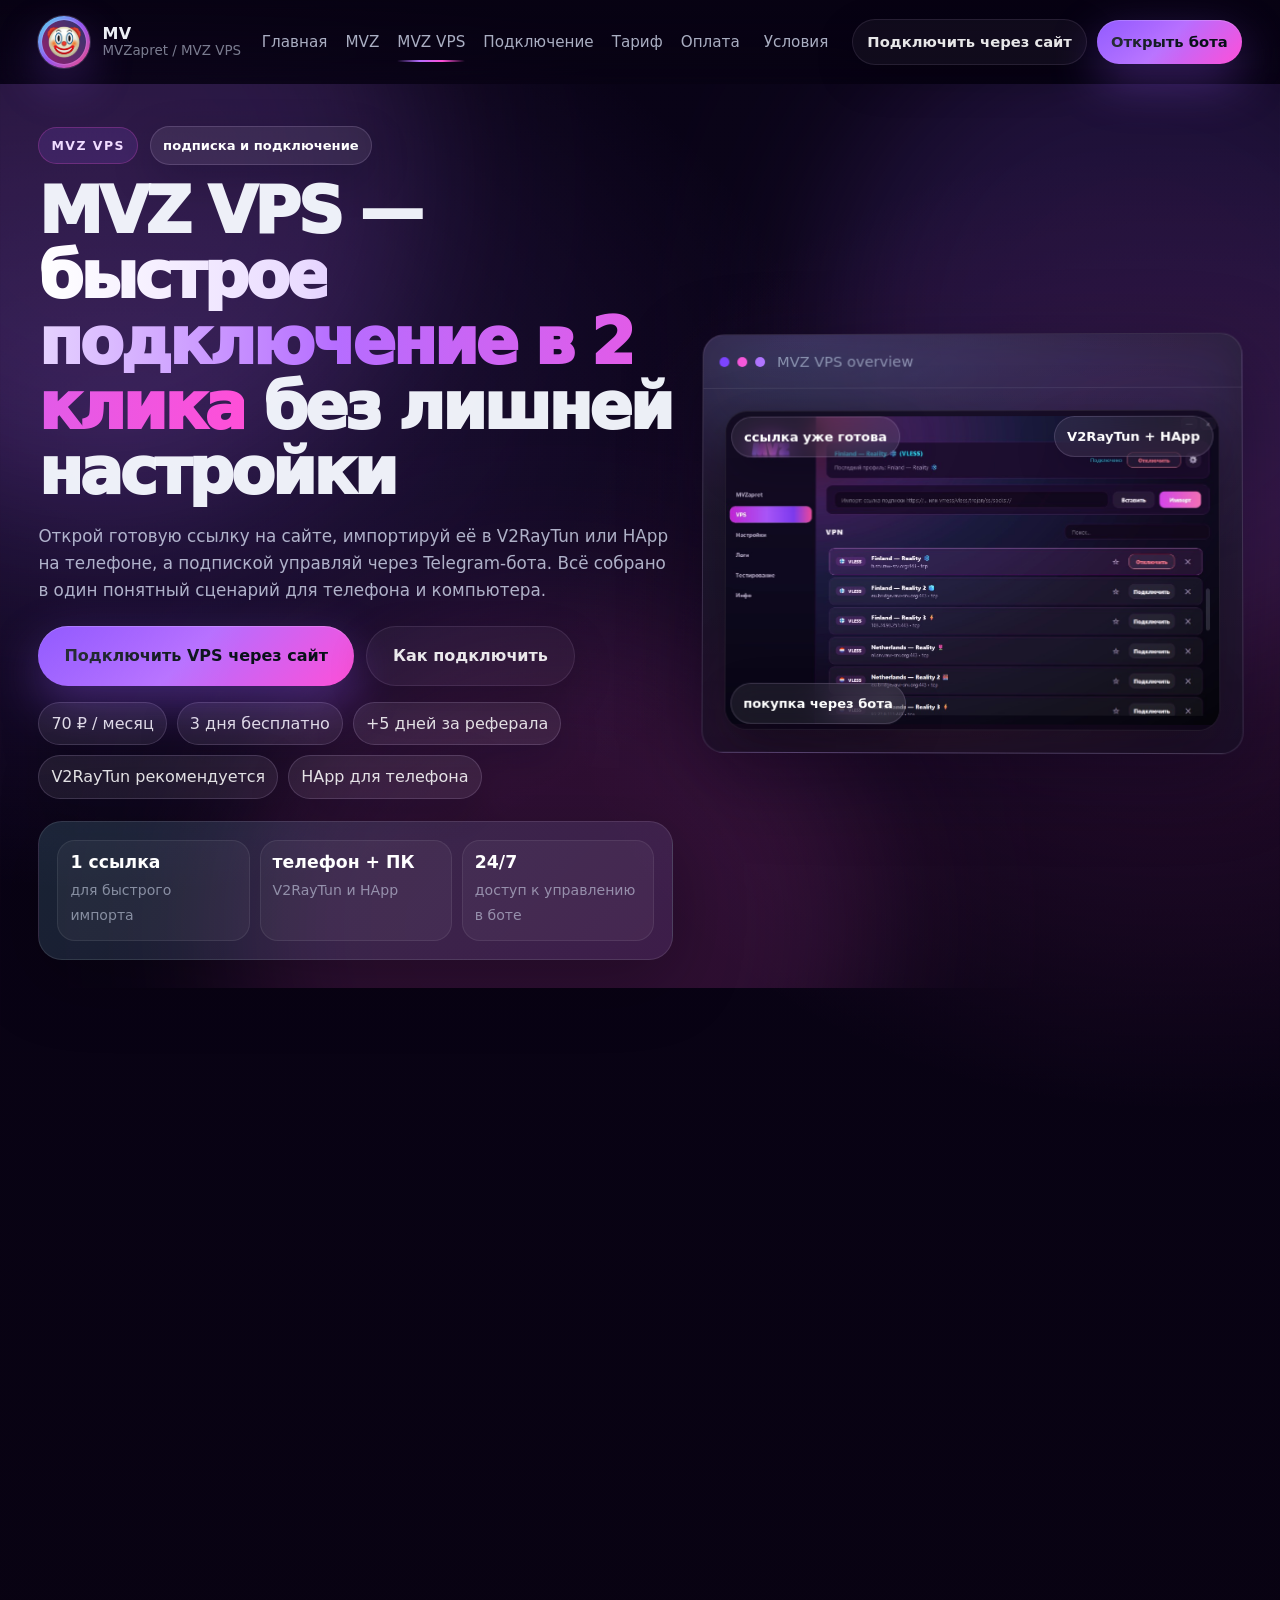
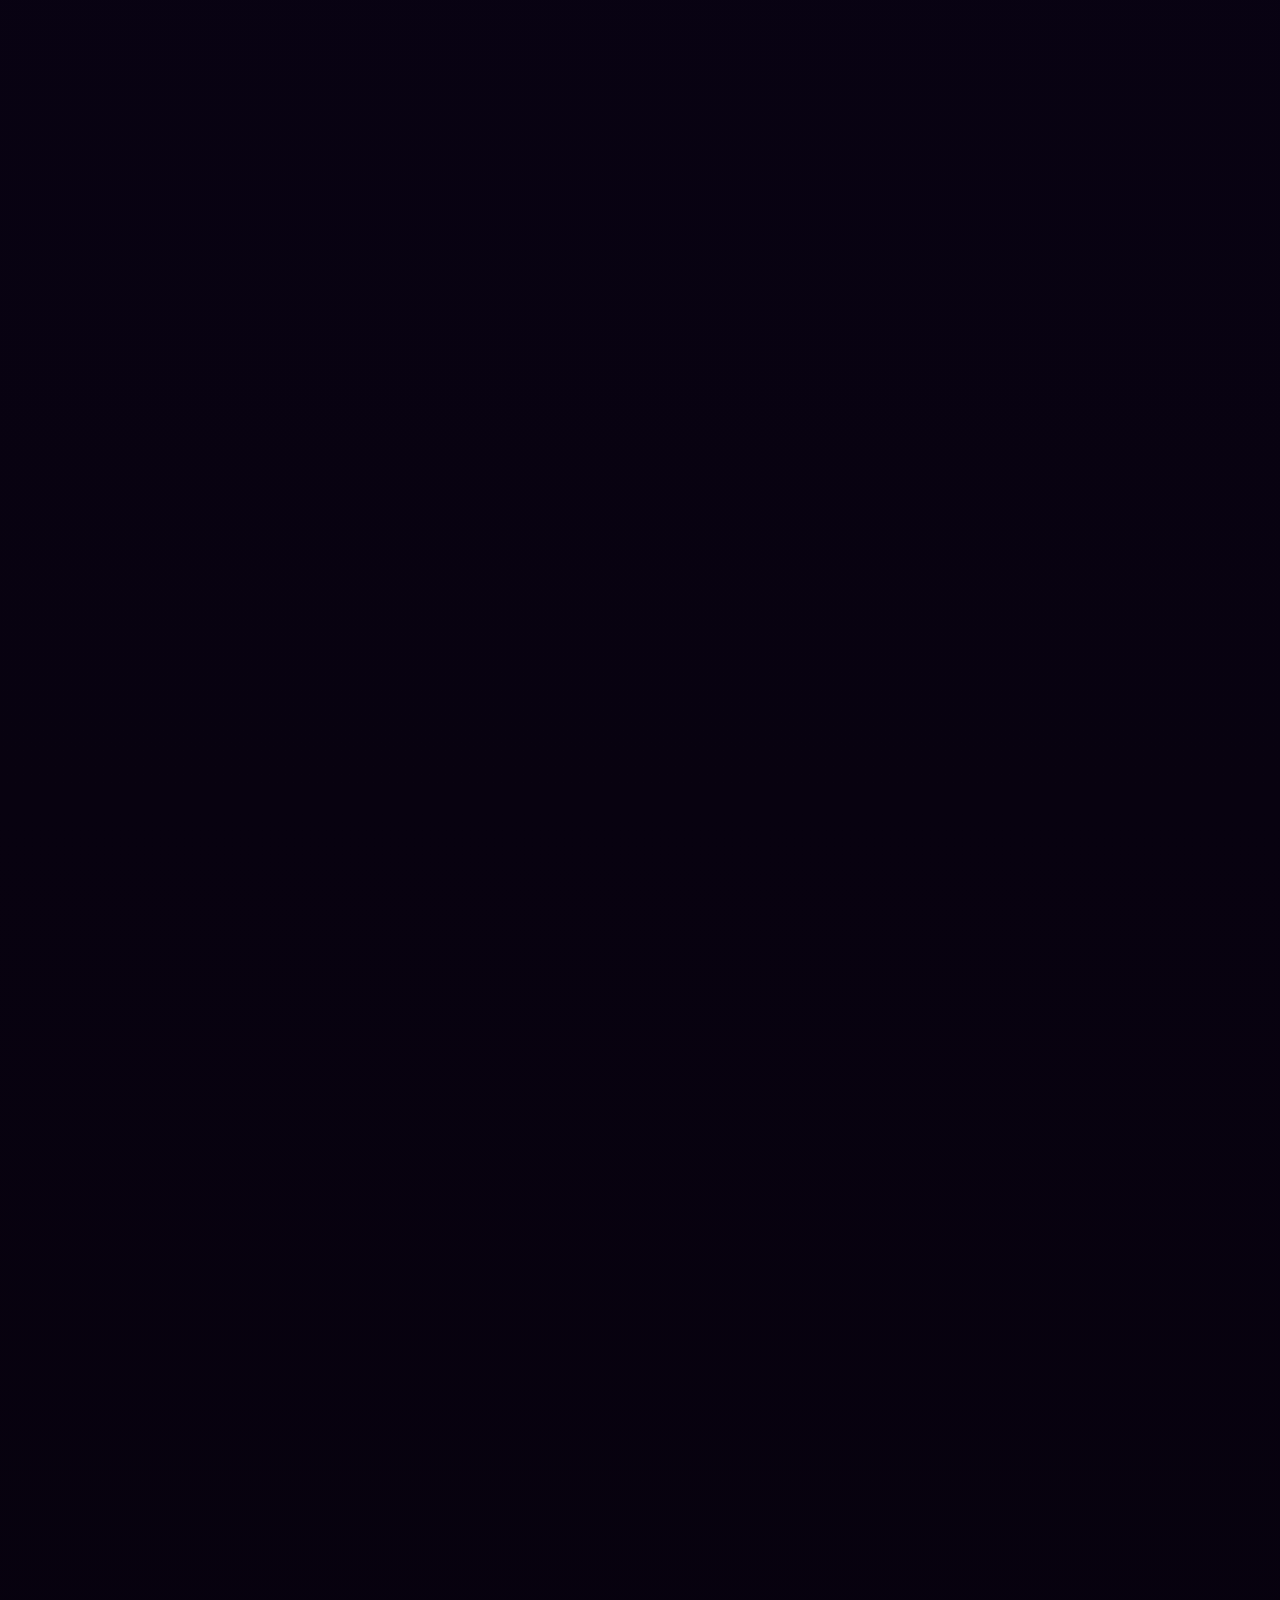
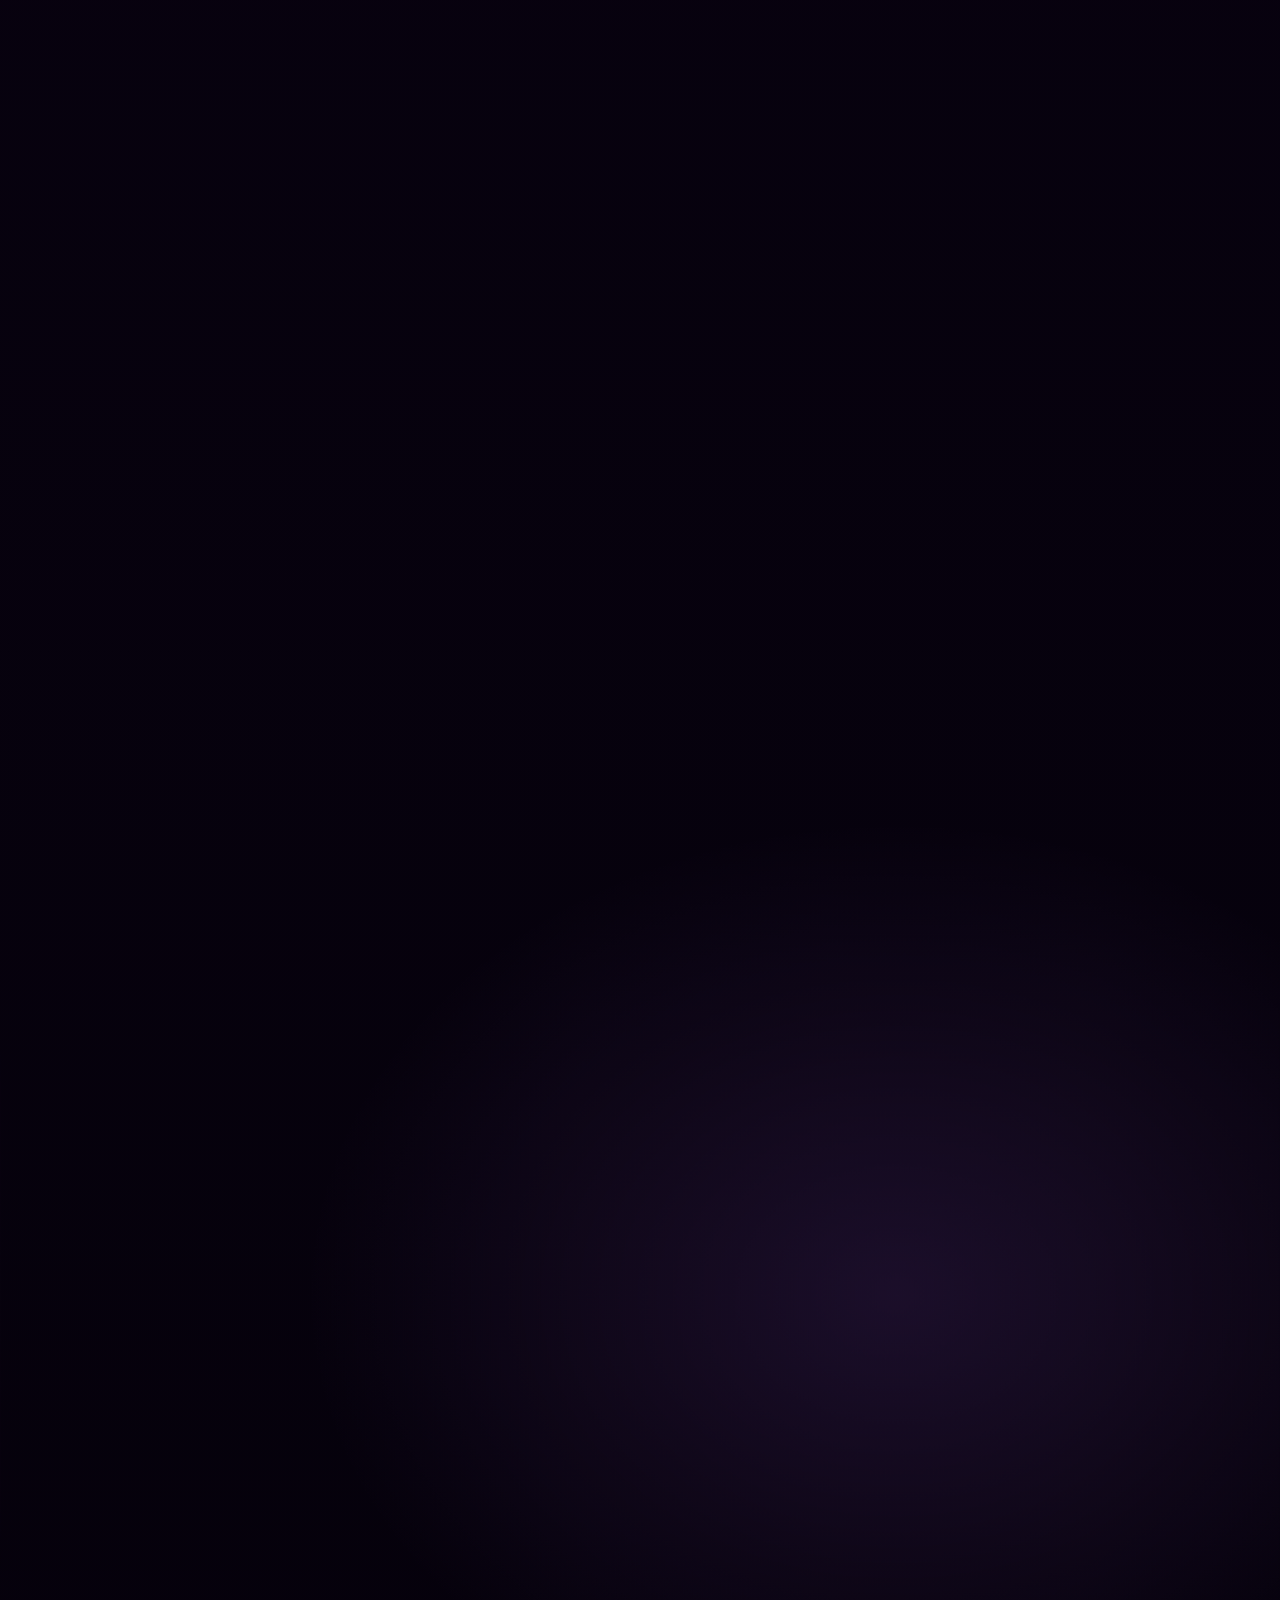
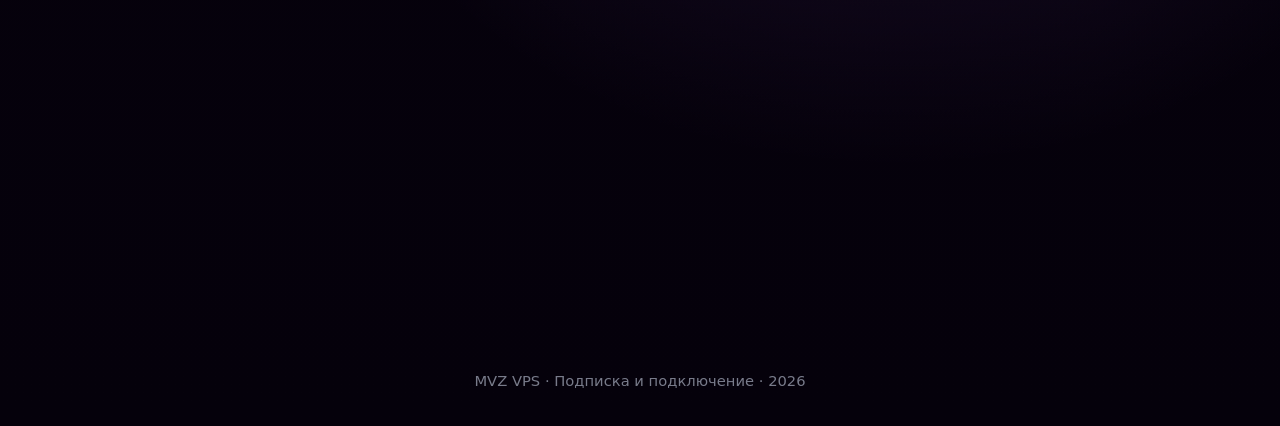
<file: vpn.html>
<!DOCTYPE html>
<html lang="ru">
<head>
  <meta charset="UTF-8" />
  <meta name="viewport" content="width=device-width, initial-scale=1.0" />
  <title>MVZ VPS — подписка и подключение</title>
  <meta
    name="description"
    content="MVZ VPS — подписка с подключением через Telegram-бота, понятным сценарием для телефона и ПК, тарифом 70 ₽ в месяц и пробным периодом 3 дня."
  />
  <meta name="theme-color" content="#05070d" />
  <link rel="icon" type="image/jpeg" href="assets/logo-mvz.jpg" />
  <link rel="shortcut icon" type="image/jpeg" href="assets/logo-mvz.jpg" />
  <link rel="apple-touch-icon" href="assets/logo-mvz.jpg" />
  <link rel="stylesheet" href="styles.css" />

  <style>
    .site-connect-box {
      position: relative;
      z-index: 1;
      margin-top: 18px;
      padding: 16px;
      border-radius: 20px;
      background: rgba(255, 255, 255, 0.04);
      border: 1px solid rgba(255, 255, 255, 0.08);
      display: grid;
      gap: 10px;
    }

    .site-connect-box b {
      color: #fff;
      font-size: 1rem;
    }

    .site-connect-box p {
      margin: 0;
      color: var(--muted);
    }

    .sub-link-box {
      position: relative;
      z-index: 1;
      margin: 16px 0 0;
      padding: 14px;
      border-radius: 18px;
      background: rgba(255, 255, 255, 0.04);
      border: 1px solid rgba(255, 255, 255, 0.08);
      overflow: hidden;
    }

    .sub-link-label {
      display: inline-flex;
      align-items: center;
      min-height: 28px;
      padding: 4px 10px;
      border-radius: 999px;
      font-size: 0.78rem;
      font-weight: 850;
      letter-spacing: 0.08em;
      text-transform: uppercase;
      color: rgba(255, 255, 255, 0.84);
      background: rgba(255, 255, 255, 0.04);
      border: 1px solid rgba(255, 255, 255, 0.08);
      margin-bottom: 10px;
    }

    .sub-link-value {
      margin: 0;
      color: #fff;
      font-size: 0.96rem;
      line-height: 1.7;
      word-break: break-all;
      overflow-wrap: anywhere;
    }

    .sub-link-value a {
      color: var(--cyan);
      text-decoration: none;
    }

    .sub-link-value a:hover {
      color: #fff;
    }

    .copy-note {
      margin-top: 10px;
      color: var(--muted-2);
      font-size: 0.92rem;
    }

    .copy-feedback {
      min-height: 22px;
      margin-top: 2px;
      color: var(--cyan);
      font-size: 0.92rem;
      font-weight: 700;
    }


    .vpn-pulse-card {
      position: relative;
      z-index: 1;
      margin-top: 22px;
      padding: 18px;
      border-radius: 24px;
      background:
        linear-gradient(135deg, rgba(89, 239, 255, 0.1), rgba(155, 92, 255, 0.08)),
        rgba(255, 255, 255, 0.04);
      border: 1px solid rgba(255, 255, 255, 0.1);
      box-shadow: 0 20px 70px rgba(0, 0, 0, 0.26);
      display: grid;
      grid-template-columns: repeat(3, minmax(0, 1fr));
      gap: 10px;
    }

    .vpn-pulse-item {
      padding: 12px;
      border-radius: 18px;
      background: rgba(255, 255, 255, 0.045);
      border: 1px solid rgba(255, 255, 255, 0.08);
    }

    .vpn-pulse-item b {
      display: block;
      color: #fff;
      font-size: 1.08rem;
      line-height: 1.15;
      margin-bottom: 4px;
    }

    .vpn-pulse-item span {
      color: var(--muted-2);
      font-size: 0.88rem;
    }

    .vpn-feature-grid {
      display: grid;
      grid-template-columns: repeat(4, minmax(0, 1fr));
      gap: 16px;
    }

    .vpn-feature-card {
      position: relative;
      overflow: hidden;
      padding: 22px;
      border-radius: 26px;
      background: rgba(255, 255, 255, 0.045);
      border: 1px solid rgba(255, 255, 255, 0.09);
      box-shadow: var(--shadow-soft);
    }

    .vpn-feature-card::before {
      content: "";
      position: absolute;
      inset: -1px;
      background: radial-gradient(420px 180px at 20% 0%, rgba(89, 239, 255, 0.14), transparent 62%);
      opacity: 0.9;
      pointer-events: none;
    }

    .vpn-feature-icon,
    .vpn-feature-card h3,
    .vpn-feature-card p {
      position: relative;
      z-index: 1;
    }

    .vpn-feature-icon {
      width: 42px;
      height: 42px;
      display: grid;
      place-items: center;
      border-radius: 16px;
      margin-bottom: 14px;
      color: #fff;
      background: linear-gradient(135deg, rgba(89, 239, 255, 0.22), rgba(155, 92, 255, 0.18));
      border: 1px solid rgba(255, 255, 255, 0.12);
    }

    .vpn-feature-card h3 {
      margin: 0 0 8px;
      color: #fff;
      font-size: 1.05rem;
    }

    .vpn-feature-card p {
      margin: 0;
      color: var(--muted);
    }

    .client-choice-grid {
      display: grid;
      grid-template-columns: repeat(2, minmax(0, 1fr));
      gap: 26px;
      margin-top: 34px;
    }

    .client-choice-card {
      position: relative;
      overflow: hidden;
      min-height: 280px;
      padding: 34px 32px 30px;
      border-radius: 30px;
      text-align: center;
      background:
        radial-gradient(420px 220px at 16% 0%, rgba(130, 210, 255, 0.10), transparent 58%),
        radial-gradient(460px 240px at 86% 0%, rgba(173, 75, 255, 0.12), transparent 62%),
        linear-gradient(145deg, rgba(33, 38, 56, 0.94), rgba(30, 24, 42, 0.93) 58%, rgba(15, 14, 24, 0.98));
      border: 1px solid rgba(151, 144, 180, 0.22);
      box-shadow:
        0 22px 70px rgba(0, 0, 0, 0.30),
        inset 0 1px 0 rgba(255, 255, 255, 0.055);
    }

    .client-choice-card::before {
      content: "";
      position: absolute;
      inset: 0;
      background: linear-gradient(135deg, rgba(255, 255, 255, 0.06), transparent 36%, rgba(122, 74, 160, 0.08));
      pointer-events: none;
    }

    .client-choice-card::after {
      content: "";
      position: absolute;
      left: 10%;
      right: 10%;
      bottom: -1px;
      height: 2px;
      border-radius: 999px;
      background: linear-gradient(90deg, transparent, rgba(160, 116, 220, 0.55), rgba(101, 207, 255, 0.42), transparent);
      filter: blur(0.2px);
    }

    .client-choice-card.recommended {
      border-color: rgba(166, 139, 210, 0.36);
      box-shadow:
        0 24px 78px rgba(0, 0, 0, 0.32),
        0 0 28px rgba(139, 82, 255, 0.10),
        inset 0 1px 0 rgba(255, 255, 255, 0.065);
    }

    .client-choice-icon,
    .client-choice-top,
    .client-choice-card p {
      position: relative;
      z-index: 1;
    }

    .client-choice-icon {
      width: 78px;
      height: 78px;
      display: grid;
      place-items: center;
      margin: 0 auto 20px;
      border-radius: 50%;
      color: #b9a8ff;
      background:
        radial-gradient(circle at 35% 20%, rgba(137, 217, 255, 0.10), transparent 45%),
        rgba(126, 96, 170, 0.08);
      border: 1px solid rgba(156, 143, 190, 0.24);
      box-shadow: 0 0 24px rgba(134, 95, 190, 0.10);
    }

    .client-choice-icon svg {
      width: 34px;
      height: 34px;
    }

    .client-choice-top {
      display: flex;
      flex-direction: column;
      align-items: center;
      justify-content: center;
      gap: 12px;
      margin-bottom: 18px;
    }

    .client-badges {
      display: flex;
      align-items: center;
      justify-content: center;
      flex-wrap: wrap;
      gap: 10px;
    }

    .client-choice-top h3 {
      margin: 0;
      color: #fff;
      font-size: clamp(1.8rem, 3vw, 2.35rem);
      line-height: 1;
      letter-spacing: -0.04em;
    }

    .client-pill {
      display: inline-flex;
      align-items: center;
      justify-content: center;
      min-width: 112px;
      padding: 8px 17px;
      border-radius: 999px;
      font-size: 0.92rem;
      font-weight: 900;
      color: rgba(242, 237, 255, 0.94);
      background: rgba(118, 99, 151, 0.16);
      border: 1px solid rgba(165, 151, 197, 0.24);
      box-shadow: inset 0 1px 0 rgba(255, 255, 255, 0.045);
      white-space: nowrap;
    }



    .client-pill.rec-pill {
      color: #160f25;
      background: linear-gradient(135deg, #84d8ff 0%, #b95cff 100%);
      border-color: rgba(255, 255, 255, 0.14);
      box-shadow: 0 8px 22px rgba(133, 84, 205, 0.18);
    }

    .client-choice-card p {
      max-width: 430px;
      margin: 0 auto;
      color: var(--muted);
      font-size: 1.02rem;
      line-height: 1.68;
    }

    .connect-mini-guide {
      margin-top: 18px;
      padding: 16px;
      border-radius: 22px;
      background: rgba(255, 255, 255, 0.04);
      border: 1px solid rgba(255, 255, 255, 0.08);
    }

    .connect-mini-guide ol {
      margin: 0;
      padding-left: 20px;
      color: var(--muted);
    }

    .connect-mini-guide li + li {
      margin-top: 8px;
    }

    .modal-copy-row {
      display: grid;
      grid-template-columns: 1fr auto;
      gap: 10px;
      align-items: center;
    }

    .modal-link-field {
      min-width: 0;
      padding: 12px 14px;
      border-radius: 16px;
      background: rgba(0, 0, 0, 0.2);
      border: 1px solid rgba(255, 255, 255, 0.08);
    }

    .safe-note {
      margin-top: 14px;
      padding: 12px 14px;
      border-radius: 16px;
      color: rgba(255, 255, 255, 0.78);
      background: rgba(155, 92, 255, 0.09);
      border: 1px solid rgba(185, 141, 255, 0.16);
    }

    .mobile-sticky-cta {
      display: none;
    }

    @media (max-width: 980px) {
      .vpn-feature-grid {
        grid-template-columns: repeat(2, minmax(0, 1fr));
      }
    }

    @media (max-width: 720px) {
      .sub-link-value {
        font-size: 0.9rem;
      }

      .vpn-pulse-card,
      .client-choice-grid,
      .modal-copy-row {
        grid-template-columns: 1fr;
      }

      .vpn-feature-grid {
        grid-template-columns: 1fr;
      }

      .mobile-sticky-cta {
        position: fixed;
        left: 12px;
        right: 12px;
        bottom: 12px;
        z-index: 90;
        display: grid;
        grid-template-columns: 1fr 1fr;
        gap: 8px;
        padding: 8px;
        border-radius: 20px;
        background: rgba(5, 7, 13, 0.78);
        border: 1px solid rgba(255, 255, 255, 0.1);
        backdrop-filter: blur(18px);
        box-shadow: var(--shadow-mid);
      }

      .mobile-sticky-cta .btn {
        width: 100%;
        min-height: 44px;
        padding-inline: 10px;
      }
    }
  </style>
</head>
<body class="page-vpn">
  <a class="skip-link" href="#main">К содержимому</a>

  <div class="site-bg" aria-hidden="true">
    <div class="bg-aurora aurora-a"></div>
    <div class="bg-aurora aurora-b"></div>
    <div class="bg-aurora aurora-c"></div>
    <div class="bg-grid"></div>
    <div class="bg-noise"></div>
    <div class="bg-vignette"></div>
  </div>

  <header class="nav-outer">
    <div class="container nav-shell">
      <a class="brand" href="index.html" aria-label="Сайт команды MV">
        <span class="brand-mark">
          <img src="assets/logo-mvz.jpg" alt="Логотип MV" loading="eager" />
        </span>
        <span class="brand-copy">
          <span class="brand-title">MV</span>
          <span class="brand-sub">MVZapret / MVZ VPS</span>
        </span>
      </a>

      <nav class="nav-menu" aria-label="Основная навигация">
        <a href="index.html" data-page="index.html">Главная</a>
        <a href="mvz.html" data-page="mvz.html">MVZ</a>
        <a href="vpn.html" data-page="vpn.html">MVZ VPS</a>
        <a href="#connect">Подключение</a>
        <a href="#pricing">Тариф</a>
        <a href="#site-pay-soon">Оплата</a>
        <button class="nav-disclaimer" type="button" data-modal-open="mvz-disclaimer">Условия</button>
      </nav>

      <div class="nav-actions">
        <button class="btn ghost small" type="button" data-modal-open="vpn-site-connect">
          Подключить через сайт
        </button>
        <a class="btn primary small" href="https://t.me/MVZapretBot" target="_blank" rel="noopener noreferrer">
          Открыть бота
        </a>
        <button
          class="nav-burger"
          type="button"
          aria-label="Открыть меню"
          aria-controls="nav-drawer"
          aria-expanded="false"
          data-drawer-open
        >
          <span class="nav-burger-lines" aria-hidden="true"></span>
        </button>
      </div>
    </div>
  </header>

  <div class="drawer" id="nav-drawer" aria-hidden="true">
    <div class="drawer-overlay" data-drawer-close></div>
    <div class="drawer-panel" role="dialog" aria-modal="true" aria-label="Меню сайта">
      <div class="drawer-head">
        <div class="drawer-brand">
          <div class="drawer-title">MVZ VPS</div>
          <div class="drawer-sub">Подписка, подключение и доступ через Telegram-бота</div>
        </div>
        <button class="drawer-close" type="button" aria-label="Закрыть меню" data-drawer-close>✕</button>
      </div>

      <div class="drawer-body">
        <a class="drawer-link" href="index.html" data-page="index.html" data-drawer-close>Главная</a>
        <a class="drawer-link" href="mvz.html" data-page="mvz.html" data-drawer-close>MVZ</a>
        <a class="drawer-link" href="vpn.html" data-page="vpn.html" data-drawer-close>MVZ VPS</a>
        <a class="drawer-link" href="#connect" data-drawer-close>Как подключить</a>
        <a class="drawer-link" href="#pricing" data-drawer-close>Тариф</a>
        <a class="drawer-link" href="#site-pay-soon" data-drawer-close>Оплата на сайте</a>

        <div class="drawer-meta">
          <div class="drawer-meta-row">
            <span class="drawer-meta-k">Тариф</span>
            <b class="drawer-meta-v">70 ₽ / месяц</b>
          </div>
          <div class="drawer-meta-row">
            <span class="drawer-meta-k">Пробный период</span>
            <b class="drawer-meta-v">3 дня</b>
          </div>
          <div class="drawer-meta-row">
            <span class="drawer-meta-k">Рефералка</span>
            <b class="drawer-meta-v">+5 дней</b>
          </div>
        </div>

        <div class="drawer-buttons">
          <button class="btn primary" type="button" data-modal-open="vpn-site-connect" data-drawer-close>
            Подключить через сайт
          </button>
          <a class="btn ghost" href="https://t.me/MVZapretBot" target="_blank" rel="noopener noreferrer">
            Открыть бота
          </a>
          <button class="btn ghost" type="button" data-modal-open="mvz-support" data-drawer-close>
            Поддержка
          </button>
        </div>
      </div>
    </div>
  </div>

  <main id="main">
    <section class="hero vpn-hero">
      <div class="hero-blobs" aria-hidden="true">
        <div class="blob blob-a"></div>
        <div class="blob blob-b"></div>
        <div class="blob blob-c"></div>
      </div>

      <div class="container hero-grid reveal">
        <div class="hero-copy">
          <div class="hero-topline">
            <span class="eyebrow">MVZ VPS</span>
            <span class="hero-badge">подписка и подключение</span>
          </div>

          <h1 class="hero-title">
            MVZ VPS —
            <span>быстрое подключение в 2 клика</span>
            без лишней настройки
          </h1>

          <p class="hero-text">
            Открой готовую ссылку на сайте, импортируй её в V2RayTun или HApp на телефоне,
            а подпиской управляй через Telegram-бота. Всё собрано в один понятный сценарий для телефона и компьютера.
          </p>

          <div class="hero-actions">
            <button class="btn primary big" type="button" data-modal-open="vpn-site-connect">
              Подключить VPS через сайт
            </button>
            <a class="btn ghost big" href="#connect">Как подключить</a>
          </div>

          <div class="hero-trust" aria-label="Быстрая информация">
            <span class="trust-chip">70 ₽ / месяц</span>
            <span class="trust-chip">3 дня бесплатно</span>
            <span class="trust-chip">+5 дней за реферала</span>
            <span class="trust-chip">V2RayTun рекомендуется</span>
            <span class="trust-chip">HApp для телефона</span>
          </div>

          <div class="vpn-pulse-card" aria-label="Преимущества MVZ VPS">
            <div class="vpn-pulse-item">
              <b>1 ссылка</b>
              <span>для быстрого импорта</span>
            </div>
            <div class="vpn-pulse-item">
              <b>телефон + ПК</b>
              <span>V2RayTun и HApp</span>
            </div>
            <div class="vpn-pulse-item">
              <b>24/7</b>
              <span>доступ к управлению в боте</span>
            </div>
          </div>
        </div>

        <div class="hero-media">
          <div class="hero-window frame">
            <div class="hero-window-top">
              <span class="dot red"></span>
              <span class="dot yellow"></span>
              <span class="dot green"></span>
              <span class="hero-window-title">MVZ VPS overview</span>
            </div>

            <div class="hero-window-body">
              <img
                src="assets/mvz-screen-vpn.jpg"
                alt="Экран VPN внутри MVZ"
                loading="eager"
              />
              <div class="floating-chip fc-1">ссылка уже готова</div>
              <div class="floating-chip fc-2">V2RayTun + HApp</div>
              <div class="floating-chip fc-3">покупка через бота</div>
            </div>
          </div>
        </div>
      </div>
    </section>

    <section class="section section-tight" id="pricing">
      <div class="container">
        <div class="launch-strip reveal">
          <div class="launch-copy">
            <div class="section-label">тариф MVZ VPS</div>
            <h2 class="section-title small">Простой старт без лишней путаницы</h2>
          </div>
          <div class="launch-tags">
            <span>70 ₽ / месяц</span>
            <span>3 дня бесплатно</span>
            <span>+5 дней за реферала</span>
            <span>Подключение через сайт</span>
          </div>
        </div>
      </div>
    </section>

    <section class="section section-tight">
      <div class="container">
        <div class="vpn-feature-grid reveal">
          <article class="vpn-feature-card">
            <div class="vpn-feature-icon">⚡</div>
            <h3>Быстрый старт</h3>
            <p>Не нужно искать инструкцию по всему сайту: ссылка, клиенты для телефона и бот указаны прямо на странице.</p>
          </article>
          <article class="vpn-feature-card">
            <div class="vpn-feature-icon">📱</div>
            <h3>Телефон и ПК</h3>
            <p>Для телефона лучше используй V2RayTun, а HApp оставь как запасной вариант. Ссылка и покупка подписки остаются в одном сценарии.</p>
          </article>
          <article class="vpn-feature-card">
            <div class="vpn-feature-icon">🎁</div>
            <h3>Бонусы</h3>
            <p>Есть 3 дня пробного периода и +5 дней за приглашённого пользователя.</p>
          </article>
          <article class="vpn-feature-card">
            <div class="vpn-feature-icon">🤖</div>
            <h3>Управление в боте</h3>
            <p>Покупка, продление и основные действия с подпиской проходят через @MVZapretBot.</p>
          </article>
        </div>
      </div>
    </section>

    <section class="section">
      <div class="container">
        <div class="pricing-grid reveal">
          <article class="pricing-card pricing-card-main">
            <div class="pricing-head">
              <span class="screen-kicker">основной тариф</span>
              <h2>MVZ VPS</h2>
            </div>

            <div class="pricing-price">70 ₽<span>/ месяц</span></div>

            <ul class="list pricing-list">
              <li>3 дня пробного периода для знакомства с сервисом.</li>
              <li>+5 дней за каждого приглашённого пользователя.</li>
              <li>Готовая ссылка для подключения: V2RayTun или HApp на телефоне.</li>
              <li>Покупка подписки через @MVZapretBot.</li>
            </ul>

            <div class="hero-actions compact">
              <button class="btn primary" type="button" data-modal-open="vpn-site-connect">
                Подключить через сайт
              </button>
              <a class="btn ghost" href="https://t.me/MVZapretBot" target="_blank" rel="noopener noreferrer">
                Купить в боте
              </a>
            </div>
          </article>

          <article class="pricing-card">
            <div class="pricing-head">
              <span class="screen-kicker">как это работает сейчас</span>
              <h3>Подключение и покупка</h3>
            </div>

            <div class="note-stack">
              <div class="note-item">
                <b>Подключение</b>
                <span>На сайте можно сразу открыть готовую ссылку: для телефона подойдёт V2RayTun или HApp.</span>
              </div>
              <div class="note-item">
                <b>Рекомендуется</b>
                <span>Для телефона лучше использовать V2RayTun, а HApp можно оставить как запасной клиент.</span>
              </div>
              <div class="note-item">
                <b>Подписка</b>
                <span>Чтобы купить или продлить доступ, зайди в Telegram и открой @MVZapretBot.</span>
              </div>
            </div>
          </article>
        </div>
      </div>
    </section>

    <section class="section" id="connect">
      <div class="container">
        <div class="section-head reveal">
          <div class="section-label">подключение</div>
          <h2 class="section-title">Как подключить MVZ VPS</h2>
          <p class="section-subtitle">
            Открой готовую ссылку на сайте, выбери удобный клиент для телефона и подключись за пару минут.
          </p>

          <div class="client-choice-grid" aria-label="Выбор клиента для подключения MVZ VPS">
            <article class="client-choice-card recommended">
              <div class="client-choice-icon" aria-hidden="true">
                <svg viewBox="0 0 24 24" fill="none">
                  <path d="M8 3.5h8A1.5 1.5 0 0 1 17.5 5v14a1.5 1.5 0 0 1-1.5 1.5H8A1.5 1.5 0 0 1 6.5 19V5A1.5 1.5 0 0 1 8 3.5Z" stroke="currentColor" stroke-width="1.8"/>
                  <path d="M10.5 6h3" stroke="currentColor" stroke-width="1.8" stroke-linecap="round"/>
                  <path d="M11.25 17.7h1.5" stroke="currentColor" stroke-width="1.8" stroke-linecap="round"/>
                </svg>
              </div>
              <div class="client-choice-top">
                <h3>V2RayTun</h3>
                <div class="client-badges">
                  <span class="client-pill">для телефона</span>
                  <span class="client-pill rec-pill">рекомендуется</span>
                </div>
              </div>
              <p>Лучший вариант для iPhone и Android: вставь ссылку, импортируй профиль и подключайся без лишних настроек.</p>
            </article>
            <article class="client-choice-card">
              <div class="client-choice-icon" aria-hidden="true">
                <svg viewBox="0 0 24 24" fill="none">
                  <path d="M8 3.5h8A1.5 1.5 0 0 1 17.5 5v14a1.5 1.5 0 0 1-1.5 1.5H8A1.5 1.5 0 0 1 6.5 19V5A1.5 1.5 0 0 1 8 3.5Z" stroke="currentColor" stroke-width="1.8"/>
                  <path d="M10.5 6h3" stroke="currentColor" stroke-width="1.8" stroke-linecap="round"/>
                  <path d="M11.25 17.7h1.5" stroke="currentColor" stroke-width="1.8" stroke-linecap="round"/>
                </svg>
              </div>
              <div class="client-choice-top">
                <h3>HApp</h3>
                <div class="client-badges">
                  <span class="client-pill">для телефона</span>
                </div>
              </div>
              <p>Альтернативный клиент для телефона: открой ссылку, добавь конфиг и используй его как запасной вариант.</p>
            </article>
          </div>
        </div>

        <div class="step-grid reveal">
          <article class="step-card">
            <div class="t-n">01</div>
            <h3>Открыть подключение</h3>
            <p>Нажми кнопку «Подключить VPS через сайт» и получи готовую ссылку для импорта.</p>
          </article>

          <article class="step-card">
            <div class="t-n">02</div>
            <h3>Скопировать ссылку</h3>
            <p>Скопируй выданную ссылку целиком, чтобы потом вставить её в поддерживаемый клиент.</p>
          </article>

          <article class="step-card">
            <div class="t-n">03</div>
            <h3>Вставить в клиент</h3>
            <p>На телефоне вставь ссылку в V2RayTun или HApp и импортируй профиль.</p>
          </article>

          <article class="step-card">
            <div class="t-n">04</div>
            <h3>Купить подписку</h3>
            <p>Для оплаты, продления и управления доступом зайди в Telegram и открой @MVZapretBot.</p>
          </article>
        </div>
      </div>
    </section>

    <section class="section">
      <div class="container">
        <div class="vpn-layout reveal">
          <article class="vpn-shot card glass">
            <div class="vpn-shot-copy">
              <span class="screen-kicker">телефон и ПК</span>
              <h3>Где можно использовать доступ</h3>
              <p>
                MVZ VPS сделан как понятный сервис без лишней теории: открыл ссылку, вставил её в клиент
                и пользуешься на нужном устройстве.
              </p>
            </div>

            <div class="frame vpn-frame">
              <img
                src="assets/mvz-screen-vpn.jpg"
                alt="Экран VPN внутри MVZ"
                loading="lazy"
              />
            </div>
          </article>

          <div class="vpn-side">
            <article class="card glass">
              <h3>На телефоне</h3>
              <ul class="list">
                <li>V2RayTun — лучший вариант для телефона.</li>
                <li>Ссылка импортируется прямо в приложение.</li>
                <li>Скопируй ссылку на сайте и вставь её в клиент.</li>
                <li>Покупка и продление подписки — через @MVZapretBot.</li>
              </ul>

              <div class="vpn-actions">
                <button class="btn primary" type="button" data-modal-open="vpn-site-connect">
                  Подключить через сайт
                </button>
              </div>
            </article>

            <article class="card glass">
              <h3>На ПК</h3>
              <ul class="list">
                <li>HApp можно использовать как альтернативный клиент для телефона.</li>
                <li>Подходит для подключения с компьютера.</li>
                <li>Можно использовать вместе с подпиской MVZ VPS.</li>
                <li>Если нужен Windows-клиент, переходи на отдельную страницу MVZ.</li>
              </ul>

              <div class="vpn-actions">
                <a class="btn primary" href="https://t.me/MVZapretBot" target="_blank" rel="noopener noreferrer">
                  Купить в боте
                </a>
                <a class="btn ghost" href="mvz.html">Открыть MVZ</a>
              </div>
            </article>
          </div>
        </div>
      </div>
    </section>

    <section class="section" id="site-pay-soon">
      <div class="container">
        <div class="section-head reveal">
          <div class="section-label">через сайт</div>
          <h2 class="section-title">Подключение уже доступно на странице</h2>
          <p class="section-subtitle">
            На сайте можно сразу получить ссылку для подключения, а для покупки подписки перейти в Telegram
            и оформить доступ через бота.
          </p>
        </div>

        <div class="site-pay-grid reveal">
          <article class="site-pay-card site-pay-card-main">
            <div class="pricing-head">
              <span class="screen-kicker">рабочий сценарий</span>
              <h3>Что делать прямо сейчас</h3>
            </div>

            <p>
              Нажми «Подключить VPS через сайт», скопируй ссылку и используй V2RayTun на телефоне
              или HApp. Для покупки подписки зайди в Telegram и открой @MVZapretBot.
            </p>

            <div class="hero-actions compact">
              <button class="btn primary" type="button" data-modal-open="vpn-site-connect">
                Подключить VPS через сайт
              </button>
              <a class="btn ghost" href="https://t.me/MVZapretBot" target="_blank" rel="noopener noreferrer">
                Купить подписку в боте
              </a>
            </div>
          </article>

          <article class="site-pay-card">
            <div class="faq-list">
              <div class="faq-row">
                <div class="faq-q">Как подключить через сайт?</div>
                <div class="faq-a">Открой модалку и скопируй ссылку. На телефоне лучше используй V2RayTun, а HApp — как запасной вариант.</div>
              </div>

              <div class="faq-row">
                <div class="faq-q">Что использовать для подключения?</div>
                <div class="faq-a">Для телефона лучше V2RayTun. HApp можно использовать как альтернативный клиент.</div>
              </div>

              <div class="faq-row">
                <div class="faq-q">Где купить подписку?</div>
                <div class="faq-a">Для покупки и продления зайди в Telegram и открой @MVZapretBot.</div>
              </div>
            </div>
          </article>
        </div>
      </div>
    </section>

    <section class="section bridge-section">
      <div class="container">
        <div class="bridge-card reveal">
          <div class="bridge-copy">
            <span class="screen-kicker">связка продуктов</span>
            <h2>Нужен и VPS, и Windows-клиент?</h2>
            <p>
              Если тебе нужен не только доступ по подписке, но и отдельная Windows-страница со скринами,
              релизами и скачиванием приложения, переходи в MVZapret.
            </p>
          </div>

          <div class="bridge-actions">
            <a class="btn primary" href="mvz.html">Открыть MVZ</a>
            <a class="btn ghost" href="index.html">На главную</a>
          </div>
        </div>
      </div>
    </section>

    <section class="section" id="contact">
      <div class="container">
        <div class="section-head reveal">
          <div class="section-label">контакты</div>
          <h2 class="section-title">Куда писать по MVZ VPS</h2>
          <p class="section-subtitle">
            Для покупки подписки используй бота, а для быстрого старта можешь сразу взять ссылку на этой странице.
          </p>
        </div>

        <div class="contacts-grid reveal">
          <article class="contact-card">
            <h3>MVZapretBot</h3>
            <p>Основной путь для оплаты, продления доступа и части вопросов по подписке.</p>
            <a href="https://t.me/MVZapretBot" target="_blank" rel="noopener noreferrer">@MVZapretBot</a>
          </article>

          <article class="contact-card">
            <h3>Telegram-канал</h3>
            <p>Новости проекта, обновления и публикации команды MV.</p>
            <a href="https://t.me/motyait2" target="_blank" rel="noopener noreferrer">@motyait2</a>
          </article>

          <article class="contact-card">
            <h3>MVZapret</h3>
            <p>Если нужен Windows-клиент и отдельная страница продукта.</p>
            <a href="mvz.html">Открыть страницу MVZ</a>
          </article>

          <article class="contact-card">
            <h3>Email</h3>
            <p>Прямой контакт по общим вопросам и обратной связи.</p>
            <a href="mailto:MVComplexsite@gmail.com">MVComplexsite@gmail.com</a>
          </article>
        </div>

        <div class="contact-actions reveal">
          <button class="btn primary" type="button" data-modal-open="vpn-site-connect">
            Подключить через сайт
          </button>
          <a class="btn ghost" href="https://t.me/MVZapretBot" target="_blank" rel="noopener noreferrer">
            Купить в боте
          </a>
          <button class="btn ghost" type="button" data-modal-open="mvz-disclaimer">Условия использования</button>
        </div>
      </div>
    </section>
  </main>

  <div class="mobile-sticky-cta" aria-label="Быстрые действия">
    <button class="btn primary small" type="button" data-modal-open="vpn-site-connect">Подключить</button>
    <a class="btn ghost small" href="https://t.me/MVZapretBot" target="_blank" rel="noopener noreferrer">Купить</a>
  </div>

  <footer class="footer">
    <div class="footer-inner container">
      <span>MVZ VPS · Подписка и подключение · 2026</span>
    </div>
  </footer>

  <div class="modal" id="vpn-site-connect" aria-hidden="true">
    <div class="modal-overlay" data-modal-close></div>
    <div class="modal-card" role="dialog" aria-modal="true" aria-labelledby="vpn-site-connect-title">
      <button class="modal-close" type="button" data-modal-close aria-label="Закрыть">✕</button>
      <h3 class="modal-title" id="vpn-site-connect-title">Подключить VPS через сайт</h3>
      <p class="modal-sub">
        На телефоне вставь эту ссылку в V2RayTun или HApp. Чтобы купить подписку,
        зайди в Telegram и открой @MVZapretBot.
      </p>

      <div class="sub-link-box">
        <div class="sub-link-label">ссылка для подключения</div>
        <div class="modal-copy-row">
          <p class="sub-link-value modal-link-field">
            <a
              href="https://mvz-bot.mvcomplexsite.workers.dev/sub/u/2526/d3c50f12f5ac1b0073441983/raw"
              target="_blank"
              rel="noopener noreferrer"
              id="vpn-sub-link"
            >https://mvz-bot.mvcomplexsite.workers.dev/sub/u/2526/d3c50f12f5ac1b0073441983/raw</a>
          </p>
          <button
            class="btn primary small"
            type="button"
            data-copy-target="https://mvz-bot.mvcomplexsite.workers.dev/sub/u/2526/d3c50f12f5ac1b0073441983/raw"
          >
            Скопировать
          </button>
        </div>
        <div class="copy-note">Скопируй ссылку целиком: для телефона лучше используй V2RayTun, HApp подойдёт как запасной вариант.</div>
        <div class="copy-feedback" id="vpn-copy-feedback" aria-live="polite"></div>
        <div class="safe-note">Совет: сначала оформи или продли подписку в боте, затем подключайся на нужном устройстве.</div>
      </div>

      <div class="site-connect-box">
        <b>Как использовать</b>
        <p>1. Скопируй ссылку выше.</p>
        <p>2. На телефоне вставь ссылку в V2RayTun или HApp.</p>
        <p>3. Для покупки подписки зайди в Telegram и через бота @MVZapretBot оформи доступ.</p>
      </div>

      <div class="modal-actions">
        <a class="btn primary small" href="https://t.me/MVZapretBot" target="_blank" rel="noopener noreferrer">
          Купить подписку в боте
        </a>
        <button class="btn ghost small" type="button" data-modal-close>Закрыть</button>
      </div>
    </div>
  </div>

  <div class="modal" id="mvz-disclaimer" aria-hidden="true">
    <div class="modal-overlay" data-modal-close></div>
    <div class="modal-card" role="dialog" aria-modal="true" aria-labelledby="mvz-disclaimer-title">
      <button class="modal-close" type="button" data-modal-close aria-label="Закрыть">✕</button>
      <h3 class="modal-title" id="mvz-disclaimer-title">Условия использования</h3>
      <p class="modal-sub">
        Перед использованием MVZ VPS и связанных сервисов ознакомьтесь с базовыми условиями.
      </p>

      <ol class="modal-list">
        <li>
          <b>Допустимость использования.</b><br />
          Пользователь самостоятельно оценивает допустимость использования VPS, приложений и связанных
          сервисов в своей стране, сети, организации и у своего провайдера.
        </li>
        <li>
          <b>Работа сервиса.</b><br />
          Скорость, стабильность и доступность могут зависеть от провайдера, устройства, клиента, региона,
          ограничений сети и сторонних факторов.
        </li>
        <li>
          <b>Оплата и доступ.</b><br />
          На текущий момент оформление подписки и выдача доступа происходят через Telegram-бота. Позднее
          условия и способы оплаты могут быть расширены на сайте.
        </li>
        <li>
          <b>Ответственность пользователя.</b><br />
          Пользователь самостоятельно несёт ответственность за выбор клиента, использование полученной ссылки
          и применение сервиса на своих устройствах.
        </li>
        <li>
          <b>Формат предоставления.</b><br />
          Сервис, материалы и связанная информация предоставляются “как есть”, без гарантии абсолютной
          бесперебойности или совместимости со всеми сценариями.
        </li>
      </ol>

      <div class="modal-actions">
        <button class="btn primary small" type="button" data-accept-disclaimer>Принять</button>
        <button class="btn ghost small" type="button" data-modal-close>Закрыть</button>
      </div>
    </div>
  </div>

  <div class="modal" id="mvz-support" aria-hidden="true">
    <div class="modal-overlay" data-modal-close></div>
    <div class="modal-card" role="dialog" aria-modal="true" aria-labelledby="mvz-support-title">
      <button class="modal-close" type="button" data-modal-close aria-label="Закрыть">✕</button>
      <h3 class="modal-title" id="mvz-support-title">Поддержка</h3>
      <p class="modal-sub">Куда идти по вопросам MVZ VPS.</p>

      <div class="faq-list">
        <div class="faq-row">
          <div class="faq-q">Где купить подписку?</div>
          <div class="faq-a">Для покупки и продления используй @MVZapretBot.</div>
        </div>

        <div class="faq-row">
          <div class="faq-q">Как быстро подключиться?</div>
          <div class="faq-a">Открой кнопку «Подключить через сайт», скопируй ссылку и вставь её в клиент.</div>
        </div>

        <div class="faq-row">
          <div class="faq-q">Если нужен Windows-клиент?</div>
          <div class="faq-a">Для этого есть отдельная страница MVZapret.</div>
        </div>
      </div>

      <div class="modal-actions">
        <button class="btn primary small" type="button" data-modal-open="vpn-site-connect">
          Открыть подключение
        </button>
        <a class="btn ghost small" href="https://t.me/MVZapretBot" target="_blank" rel="noopener noreferrer">
          Открыть бота
        </a>
        <button class="btn ghost small" type="button" data-modal-close>Закрыть</button>
      </div>
    </div>
  </div>

  <script>
    const q = (sel, root = document) => root.querySelector(sel);
    const qa = (sel, root = document) => Array.from(root.querySelectorAll(sel));

    (() => {
      const items = qa(".reveal");
      if (!items.length) return;

      const io = new IntersectionObserver(
        (entries) => {
          entries.forEach((entry) => {
            if (!entry.isIntersecting) return;
            entry.target.classList.add("is-visible");
            io.unobserve(entry.target);
          });
        },
        { threshold: 0.12 }
      );

      items.forEach((item) => io.observe(item));
    })();

    (() => {
      const header = q(".nav-outer");
      if (!header) return;

      const onScroll = () => header.classList.toggle("is-scrolled", window.scrollY > 10);
      onScroll();
      window.addEventListener("scroll", onScroll, { passive: true });
    })();

    (() => {
      const page = (location.pathname.split("/").pop() || "index.html").toLowerCase();
      qa("[data-page]").forEach((link) => {
        const target = (link.getAttribute("data-page") || "").toLowerCase();
        if (target === page) link.classList.add("is-active");
      });
    })();

    (() => {
      const drawer = q("#nav-drawer");
      const openBtn = q("[data-drawer-open]");
      if (!drawer || !openBtn) return;

      const body = document.body;

      const closeDrawer = () => {
        drawer.classList.remove("is-open");
        drawer.setAttribute("aria-hidden", "true");
        openBtn.setAttribute("aria-expanded", "false");
        body.classList.remove("drawer-open");
      };

      const openDrawer = () => {
        drawer.classList.add("is-open");
        drawer.setAttribute("aria-hidden", "false");
        openBtn.setAttribute("aria-expanded", "true");
        body.classList.add("drawer-open");
        const first = q("a, button", drawer);
        if (first) first.focus();
      };

      openBtn.addEventListener("click", () => {
        const expanded = openBtn.getAttribute("aria-expanded") === "true";
        if (expanded) closeDrawer();
        else openDrawer();
      });

      drawer.addEventListener("click", (e) => {
        if (e.target.closest("[data-drawer-close]")) closeDrawer();
      });

      document.addEventListener("keydown", (e) => {
        if (e.key === "Escape") closeDrawer();
      });
    })();

    (() => {
      const body = document.body;
      let lastActive = null;

      const getFocusable = (root) =>
        qa('a[href], button:not([disabled]), textarea, input, select, [tabindex]:not([tabindex="-1"])', root);

      const closeModal = (modal) => {
        if (!modal) return;
        modal.classList.remove("is-open");
        modal.setAttribute("aria-hidden", "true");
        body.classList.remove("modal-open");
        if (modal._onKey) {
          document.removeEventListener("keydown", modal._onKey);
          modal._onKey = null;
        }
        if (lastActive && typeof lastActive.focus === "function") lastActive.focus();
        lastActive = null;
      };

      const openModal = (id) => {
        const modal = document.getElementById(id);
        if (!modal) return;

        qa(".modal.is-open").forEach((item) => closeModal(item));

        lastActive = document.activeElement;
        modal.classList.add("is-open");
        modal.setAttribute("aria-hidden", "false");
        body.classList.add("modal-open");

        const focusables = getFocusable(modal);
        if (focusables[0]) focusables[0].focus();

        const onKey = (e) => {
          if (e.key === "Escape") {
            closeModal(modal);
            return;
          }

          if (e.key !== "Tab") return;

          const list = getFocusable(modal);
          if (!list.length) return;

          const first = list[0];
          const last = list[list.length - 1];

          if (e.shiftKey && document.activeElement === first) {
            e.preventDefault();
            last.focus();
          } else if (!e.shiftKey && document.activeElement === last) {
            e.preventDefault();
            first.focus();
          }
        };

        modal._onKey = onKey;
        document.addEventListener("keydown", onKey);
      };

      document.addEventListener("click", (e) => {
        const opener = e.target.closest("[data-modal-open]");
        if (opener) {
          e.preventDefault();
          const id = opener.getAttribute("data-modal-open");
          if (!id) return;
          openModal(id);
          return;
        }

        const closer = e.target.closest("[data-modal-close]");
        if (closer) {
          const modal = closer.closest(".modal");
          closeModal(modal);
          return;
        }

        const accept = e.target.closest("[data-accept-disclaimer]");
        if (accept) {
          const modal = accept.closest(".modal");
          closeModal(modal);
        }
      });
    })();

    (() => {
      const feedback = q("#vpn-copy-feedback");
      const copyButtons = qa("[data-copy-target]");

      if (!copyButtons.length) return;

      const setFeedback = (text) => {
        if (!feedback) return;
        feedback.textContent = text;
      };

      copyButtons.forEach((btn) => {
        btn.addEventListener("click", async () => {
          const text = btn.getAttribute("data-copy-target");
          if (!text) return;

          try {
            if (navigator.clipboard && window.isSecureContext) {
              await navigator.clipboard.writeText(text);
            } else {
              const area = document.createElement("textarea");
              area.value = text;
              area.setAttribute("readonly", "");
              area.style.position = "absolute";
              area.style.left = "-9999px";
              document.body.appendChild(area);
              area.select();
              document.execCommand("copy");
              area.remove();
            }

            setFeedback("Ссылка скопирована. На телефоне лучше используй V2RayTun, HApp — как запасной вариант.");
          } catch (err) {
            setFeedback("Не удалось скопировать автоматически. Скопируй ссылку вручную.");
          }
        });
      });
    })();
  </script>
</body>
</html>
</file>
<file: styles.css>
:root {
  --bg-0: #05070d;
  --bg-1: #07101b;
  --bg-2: #0a1530;
  --bg-3: #101b35;
  --bg-4: #11152a;

  --text: rgba(246, 249, 255, 0.96);
  --muted: rgba(226, 235, 255, 0.74);
  --muted-2: rgba(226, 235, 255, 0.52);
  --muted-3: rgba(226, 235, 255, 0.34);

  --cyan: #59efff;
  --blue: #4ea3ff;
  --violet: #9b5cff;
  --pink: #ff4f8b;
  --green: #2de28e;
  --gold: #ffcf68;

  --glass: rgba(10, 14, 26, 0.54);
  --glass-2: rgba(10, 14, 26, 0.64);
  --glass-3: rgba(8, 11, 20, 0.84);
  --glass-4: rgba(255, 255, 255, 0.04);

  --line: rgba(255, 255, 255, 0.08);
  --line-2: rgba(255, 255, 255, 0.14);
  --line-3: rgba(255, 255, 255, 0.2);

  --shadow-soft: 0 14px 40px rgba(0, 0, 0, 0.18);
  --shadow-mid: 0 24px 88px rgba(0, 0, 0, 0.3);
  --shadow-deep: 0 34px 120px rgba(0, 0, 0, 0.46);

  --glow-cyan: 0 0 28px rgba(89, 239, 255, 0.18);
  --glow-violet: 0 0 34px rgba(155, 92, 255, 0.18);
  --glow-pink: 0 0 34px rgba(255, 79, 139, 0.14);

  --radius-xl: 32px;
  --radius-lg: 24px;
  --radius-md: 18px;
  --radius-sm: 14px;

  --page-max: 1480px;
  --page-pad: clamp(16px, 3vw, 44px);
  --nav-h: 84px;
}

*,
*::before,
*::after {
  box-sizing: border-box;
}

html,
body {
  min-height: 100%;
}

html {
  scroll-behavior: smooth;
  background: var(--bg-0);
}

body {
  margin: 0;
  font-family: Inter, system-ui, -apple-system, BlinkMacSystemFont, "Segoe UI", sans-serif;
  color: var(--text);
  line-height: 1.6;
  overflow-x: hidden;
  background:
    radial-gradient(1200px 820px at 8% 8%, rgba(89, 239, 255, 0.08), transparent 62%),
    radial-gradient(1180px 820px at 92% 12%, rgba(155, 92, 255, 0.1), transparent 66%),
    radial-gradient(920px 720px at 78% 84%, rgba(255, 79, 139, 0.08), transparent 66%),
    linear-gradient(180deg, var(--bg-2) 0%, var(--bg-1) 42%, var(--bg-0) 100%);
}

body.page-home {
  background:
    radial-gradient(1200px 820px at 18% 2%, rgba(255, 207, 104, 0.12), transparent 56%),
    radial-gradient(1180px 860px at 94% 8%, rgba(89, 239, 255, 0.09), transparent 64%),
    radial-gradient(980px 760px at 78% 88%, rgba(255, 79, 139, 0.08), transparent 68%),
    linear-gradient(180deg, #0a1226 0%, #08101c 40%, #05070d 100%);
}

body.page-mvz {
  background:
    radial-gradient(1100px 760px at 10% 6%, rgba(89, 239, 255, 0.08), transparent 58%),
    radial-gradient(1180px 860px at 90% 10%, rgba(78, 163, 255, 0.08), transparent 64%),
    radial-gradient(1000px 760px at 72% 86%, rgba(155, 92, 255, 0.08), transparent 66%),
    linear-gradient(180deg, #08121f 0%, #07101b 42%, #05070d 100%);
}

body.page-vpn {
  background:
    radial-gradient(1200px 820px at 10% 10%, rgba(45, 226, 142, 0.08), transparent 58%),
    radial-gradient(1180px 820px at 90% 10%, rgba(89, 239, 255, 0.08), transparent 64%),
    radial-gradient(960px 720px at 70% 86%, rgba(255, 79, 139, 0.08), transparent 68%),
    linear-gradient(180deg, #07131a 0%, #081018 42%, #05070d 100%);
}

img {
  display: block;
  max-width: 100%;
  height: auto;
}

a {
  color: inherit;
  touch-action: manipulation;
}

button,
input,
textarea,
select {
  font: inherit;
}

button {
  appearance: none;
  border: 0;
  background: none;
  touch-action: manipulation;
}

section {
  position: relative;
  scroll-margin-top: 100px;
}

::selection {
  background: rgba(89, 239, 255, 0.2);
  color: #fff;
}

.container {
  width: min(var(--page-max), 100%);
  margin-inline: auto;
  padding-inline: var(--page-pad);
}

.skip-link {
  position: absolute;
  left: -999px;
  top: 10px;
  z-index: 300;
  padding: 10px 14px;
  border-radius: 999px;
  text-decoration: none;
  color: #fff;
  background: rgba(8, 10, 18, 0.94);
  box-shadow: var(--shadow-soft);
}

.skip-link:focus {
  left: 10px;
}

.site-bg {
  position: fixed;
  inset: 0;
  z-index: -4;
  pointer-events: none;
  overflow: hidden;
}

.bg-aurora {
  position: absolute;
  inset: -22vmax;
  filter: blur(88px);
  opacity: 0.92;
  animation: auroraMove 18s ease-in-out infinite alternate;
  background-repeat: no-repeat;
}

.aurora-a {
  background:
    radial-gradient(840px 620px at 18% 22%, rgba(89, 239, 255, 0.18), transparent 66%),
    radial-gradient(900px 640px at 56% 36%, rgba(78, 163, 255, 0.12), transparent 68%);
}

.aurora-b {
  background:
    radial-gradient(820px 640px at 80% 18%, rgba(155, 92, 255, 0.22), transparent 66%),
    radial-gradient(980px 720px at 70% 76%, rgba(255, 79, 139, 0.14), transparent 70%);
  animation-duration: 22s;
}

.aurora-c {
  background:
    radial-gradient(760px 620px at 22% 86%, rgba(45, 226, 142, 0.1), transparent 64%),
    radial-gradient(980px 740px at 44% 54%, rgba(155, 92, 255, 0.1), transparent 72%);
  animation-duration: 26s;
}

.bg-grid {
  position: absolute;
  inset: 0;
  opacity: 0.08;
  background-image:
    linear-gradient(rgba(255, 255, 255, 0.04) 1px, transparent 1px),
    linear-gradient(90deg, rgba(255, 255, 255, 0.04) 1px, transparent 1px);
  background-size: 72px 72px;
  mask-image: radial-gradient(circle at 50% 34%, #000 0%, #000 42%, transparent 92%);
}

.bg-noise {
  position: absolute;
  inset: 0;
  opacity: 0.05;
  background-image:
    radial-gradient(circle at 20% 20%, rgba(255, 255, 255, 0.35) 0 1px, transparent 1px),
    radial-gradient(circle at 72% 28%, rgba(255, 255, 255, 0.25) 0 1px, transparent 1px),
    radial-gradient(circle at 34% 82%, rgba(255, 255, 255, 0.18) 0 1px, transparent 1px);
  background-size: 180px 180px, 240px 240px, 300px 300px;
}

.bg-vignette {
  position: absolute;
  inset: 0;
  background: radial-gradient(circle at 50% 36%, rgba(0, 0, 0, 0) 0%, rgba(0, 0, 0, 0.18) 60%, rgba(0, 0, 0, 0.58) 100%);
}

@keyframes auroraMove {
  from {
    transform: translate3d(-1.2%, -0.6%, 0) scale(1.02);
  }
  to {
    transform: translate3d(1.4%, 0.8%, 0) scale(1.08);
  }
}

@keyframes blobFloat {
  from {
    transform: translate3d(-16px, -10px, 0) scale(1);
  }
  to {
    transform: translate3d(20px, 14px, 0) scale(1.12);
  }
}

@keyframes mvzShimmer {
  from {
    background-position: 0 0;
  }
  to {
    background-position: 220px 0;
  }
}

@media (prefers-reduced-motion: reduce) {
  html {
    scroll-behavior: auto;
  }

  *,
  *::before,
  *::after {
    animation-duration: 0.001ms !important;
    animation-iteration-count: 1 !important;
    transition-duration: 0.001ms !important;
  }
}

.reveal {
  opacity: 0;
  transform: translateY(16px);
  transition: opacity 0.55s ease, transform 0.55s ease;
}

.reveal.is-visible {
  opacity: 1;
  transform: translateY(0);
}

.eyebrow,
.section-label,
.screen-kicker {
  display: inline-flex;
  align-items: center;
  gap: 8px;
  padding: 8px 12px;
  border-radius: 999px;
  border: 1px solid rgba(255, 255, 255, 0.1);
  color: rgba(255, 255, 255, 0.86);
  font-size: 0.78rem;
  font-weight: 850;
  letter-spacing: 0.12em;
  text-transform: uppercase;
  background: rgba(255, 255, 255, 0.04);
  backdrop-filter: blur(12px);
  -webkit-backdrop-filter: blur(12px);
}

.asset-line {
  display: none;
}

.frame,
.card,
.visual-card,
.mini-card,
.testing-main,
.contact-card,
.tg-card,
.timeline .t-item,
.changelog,
.release-notes,
.modal-card,
.drawer-panel,
.sticky-cta-inner,
.panel-shot,
.vpn-shot,
.launch-strip,
.kpi-card,
.contact-actions,
.hub-panel,
.product-entry,
.showcase-card,
.bridge-card,
.pricing-card,
.step-card,
.site-pay-card {
  position: relative;
  overflow: hidden;
  border: 1px solid var(--line);
  background: linear-gradient(180deg, rgba(255, 255, 255, 0.06), rgba(255, 255, 255, 0.02), var(--glass));
  box-shadow: var(--shadow-mid);
  backdrop-filter: blur(22px);
  -webkit-backdrop-filter: blur(22px);
}

.frame::before,
.card::before,
.visual-card::before,
.mini-card::before,
.testing-main::before,
.contact-card::before,
.tg-card::before,
.timeline .t-item::before,
.changelog::before,
.release-notes::before,
.modal-card::before,
.drawer-panel::before,
.sticky-cta-inner::before,
.panel-shot::before,
.vpn-shot::before,
.launch-strip::before,
.kpi-card::before,
.contact-actions::before,
.hub-panel::before,
.product-entry::before,
.showcase-card::before,
.bridge-card::before,
.pricing-card::before,
.step-card::before,
.site-pay-card::before {
  content: "";
  position: absolute;
  inset: -2px;
  pointer-events: none;
  background:
    radial-gradient(480px 240px at 18% 0%, rgba(89, 239, 255, 0.1), transparent 64%),
    radial-gradient(520px 240px at 84% 18%, rgba(155, 92, 255, 0.12), transparent 64%),
    radial-gradient(560px 280px at 42% 100%, rgba(255, 79, 139, 0.1), transparent 66%);
  filter: blur(22px);
  opacity: 0.9;
}

.glass {
  background: linear-gradient(180deg, rgba(255, 255, 255, 0.06), rgba(255, 255, 255, 0.02), var(--glass-2));
}

.list {
  margin: 10px 0 0 18px;
  color: var(--muted);
}

.list li {
  margin: 7px 0;
}

.list.compact li {
  margin: 5px 0;
}

.btn {
  position: relative;
  display: inline-flex;
  align-items: center;
  justify-content: center;
  gap: 10px;
  min-width: 0;
  padding: 14px 22px;
  border-radius: 999px;
  text-decoration: none;
  cursor: pointer;
  user-select: none;
  -webkit-tap-highlight-color: transparent;
  transition: transform 0.18s ease, box-shadow 0.2s ease, background 0.2s ease, border-color 0.2s ease, opacity 0.2s ease;
}

.btn:hover {
  transform: translateY(-1px);
}

.btn:focus-visible {
  outline: 2px solid rgba(89, 239, 255, 0.55);
  outline-offset: 3px;
}

.btn.primary {
  color: #081018;
  font-weight: 900;
  background: linear-gradient(135deg, var(--cyan) 0%, var(--violet) 55%, var(--pink) 100%);
  box-shadow: 0 18px 56px rgba(89, 239, 255, 0.18), 0 18px 70px rgba(155, 92, 255, 0.14);
}

.btn.primary:hover {
  box-shadow: 0 22px 70px rgba(89, 239, 255, 0.22), 0 24px 90px rgba(255, 79, 139, 0.14);
}

.btn.ghost {
  color: rgba(255, 255, 255, 0.9);
  background: rgba(255, 255, 255, 0.04);
  border: 1px solid var(--line);
  box-shadow: var(--shadow-soft);
}

.btn.ghost:hover {
  background: rgba(255, 255, 255, 0.07);
  border-color: var(--line-2);
}

.btn.small {
  padding: 10px 14px;
  font-size: 0.92rem;
  font-weight: 850;
}

.btn.big {
  padding: 16px 26px;
  font-size: 1rem;
  font-weight: 900;
}

.btn.disabled,
.btn[aria-disabled="true"] {
  opacity: 0.58;
  pointer-events: none;
}

.nav-outer {
  position: sticky;
  top: 0;
  z-index: 60;
  width: 100%;
  background: linear-gradient(180deg, rgba(5, 7, 13, 0.84), rgba(5, 7, 13, 0.42), rgba(5, 7, 13, 0));
  backdrop-filter: blur(16px);
  -webkit-backdrop-filter: blur(16px);
  transition: background 0.2s ease, box-shadow 0.2s ease, backdrop-filter 0.2s ease;
}

.nav-outer.is-scrolled {
  background: linear-gradient(180deg, rgba(5, 7, 13, 0.92), rgba(5, 7, 13, 0.64), rgba(5, 7, 13, 0.08));
  box-shadow: 0 16px 60px rgba(0, 0, 0, 0.3);
  backdrop-filter: blur(22px);
  -webkit-backdrop-filter: blur(22px);
}

.nav-shell {
  min-height: var(--nav-h);
  display: flex;
  align-items: center;
  gap: 18px;
}

.brand {
  display: flex;
  align-items: center;
  gap: 12px;
  min-width: 0;
  text-decoration: none;
}

.brand-mark {
  width: 52px;
  height: 52px;
  border-radius: 999px;
  display: grid;
  place-items: center;
  flex: 0 0 auto;
  padding: 3px;
  overflow: hidden;
  background: linear-gradient(135deg, rgba(89, 239, 255, 0.95), rgba(155, 92, 255, 0.95), rgba(255, 79, 139, 0.95));
  box-shadow: 0 18px 44px rgba(89, 239, 255, 0.18), 0 18px 60px rgba(155, 92, 255, 0.14);
}

.brand-mark img {
  width: 100%;
  height: 100%;
  display: block;
  object-fit: cover;
  border-radius: 999px;
  border: 1px solid rgba(255, 255, 255, 0.14);
}

.brand-copy {
  display: grid;
  gap: 2px;
  min-width: 0;
}

.brand-title {
  font-weight: 900;
  letter-spacing: 0.02em;
  line-height: 1;
}

.brand-sub {
  color: var(--muted-2);
  font-size: 0.84rem;
  line-height: 1;
}

.nav-menu {
  margin-left: auto;
  display: flex;
  align-items: center;
  gap: 18px;
}

.nav-menu a,
.nav-disclaimer {
  position: relative;
  color: var(--muted);
  text-decoration: none;
  font-size: 0.95rem;
  cursor: pointer;
  transition: color 0.18s ease, transform 0.18s ease;
}

.nav-menu a:hover,
.nav-disclaimer:hover {
  color: #fff;
  transform: translateY(-1px);
}

.nav-menu a.is-active::after {
  content: "";
  position: absolute;
  left: 0;
  right: 0;
  bottom: -8px;
  height: 2px;
  border-radius: 999px;
  background: linear-gradient(90deg, transparent, var(--cyan), var(--pink), transparent);
}

.nav-actions {
  display: flex;
  align-items: center;
  gap: 10px;
  position: relative;
  z-index: 3;
}

.nav-burger {
  display: none;
  width: 42px;
  height: 42px;
  border-radius: 999px;
  background: rgba(255, 255, 255, 0.04);
  border: 1px solid var(--line);
  color: #fff;
  cursor: pointer;
  box-shadow: var(--shadow-soft);
  transition: transform 0.18s ease, background 0.18s ease, border-color 0.18s ease;
  position: relative;
  z-index: 4;
}

.nav-burger:hover {
  transform: translateY(-1px);
  background: rgba(255, 255, 255, 0.07);
  border-color: var(--line-2);
}

.nav-burger-lines,
.nav-burger-lines::before,
.nav-burger-lines::after {
  display: block;
  width: 18px;
  height: 2px;
  border-radius: 999px;
  background: #fff;
  position: relative;
  margin: 0 auto;
}

.nav-burger-lines::before,
.nav-burger-lines::after {
  content: "";
  position: absolute;
  left: 0;
}

.nav-burger-lines::before {
  top: -6px;
}

.nav-burger-lines::after {
  top: 6px;
}

body.drawer-open {
  overflow: hidden;
}

.drawer {
  position: fixed;
  inset: 0;
  z-index: 110;
  display: none;
  pointer-events: none;
}

.drawer.is-open {
  display: block;
  pointer-events: auto;
}

.drawer-overlay {
  position: absolute;
  inset: 0;
  background: rgba(0, 0, 0, 0.56);
  backdrop-filter: blur(10px);
  -webkit-backdrop-filter: blur(10px);
}

.drawer-panel {
  position: absolute;
  top: 10px;
  right: 10px;
  bottom: 10px;
  width: min(420px, calc(100% - 20px));
  border-radius: var(--radius-xl);
  background: rgba(8, 11, 20, 0.84);
}

.drawer-head {
  position: relative;
  z-index: 1;
  padding: 16px 16px 10px;
  display: flex;
  align-items: flex-start;
  justify-content: space-between;
  gap: 12px;
}

.drawer-brand {
  min-width: 0;
}

.drawer-title {
  font-size: 1rem;
  font-weight: 900;
  letter-spacing: 0.06em;
  text-transform: uppercase;
}

.drawer-sub {
  margin-top: 4px;
  color: var(--muted-2);
  font-size: 0.9rem;
}

.drawer-close {
  width: 40px;
  height: 40px;
  display: grid;
  place-items: center;
  border-radius: 999px;
  color: #fff;
  cursor: pointer;
  background: rgba(255, 255, 255, 0.05);
  border: 1px solid var(--line);
  transition: transform 0.18s ease, background 0.18s ease;
}

.drawer-close:hover {
  transform: translateY(-1px);
  background: rgba(255, 255, 255, 0.08);
}

.drawer-body {
  position: relative;
  z-index: 1;
  padding: 10px 16px 16px;
  display: grid;
  gap: 10px;
  overflow: auto;
  max-height: calc(100% - 72px);
}

.drawer-link {
  display: flex;
  align-items: center;
  justify-content: space-between;
  gap: 12px;
  padding: 12px 14px;
  border-radius: 16px;
  text-decoration: none;
  color: #fff;
  background: rgba(255, 255, 255, 0.04);
  border: 1px solid rgba(255, 255, 255, 0.08);
  transition: transform 0.18s ease, background 0.18s ease, border-color 0.18s ease;
}

.drawer-link:hover {
  transform: translateY(-1px);
  background: rgba(255, 255, 255, 0.07);
  border-color: rgba(255, 255, 255, 0.14);
}

.drawer-meta {
  margin-top: 4px;
  padding: 14px;
  border-radius: 18px;
  background: rgba(255, 255, 255, 0.04);
  border: 1px solid rgba(255, 255, 255, 0.08);
}

.drawer-meta-row {
  display: flex;
  justify-content: space-between;
  gap: 12px;
  padding: 6px 0;
  color: var(--muted);
}

.drawer-meta-k {
  color: var(--muted-2);
}

.drawer-meta-v {
  color: #fff;
  font-weight: 850;
}

.drawer-buttons {
  display: flex;
  gap: 10px;
  flex-wrap: wrap;
}

.hero {
  padding-top: 42px;
  padding-bottom: 28px;
}

.hero-blobs {
  position: absolute;
  inset: 0;
  pointer-events: none;
  overflow: hidden;
}

.blob {
  position: absolute;
  width: 640px;
  height: 640px;
  border-radius: 50%;
  filter: blur(70px);
  opacity: 0.15;
  mix-blend-mode: screen;
  animation: blobFloat 13s ease-in-out infinite alternate;
}

.blob-a {
  top: -220px;
  left: -220px;
  background: var(--cyan);
}

.blob-b {
  top: -80px;
  right: -180px;
  background: var(--violet);
  animation-duration: 16s;
}

.blob-c {
  bottom: -260px;
  left: 18%;
  background: var(--pink);
  animation-duration: 18s;
}

.hero-grid {
  display: grid;
  grid-template-columns: minmax(0, 1.08fr) minmax(420px, 0.92fr);
  gap: 28px;
  align-items: center;
}

.hub-grid {
  display: grid;
  grid-template-columns: minmax(0, 1.05fr) minmax(360px, 0.95fr);
  gap: 28px;
  align-items: stretch;
}

.hero-copy {
  position: relative;
  z-index: 1;
}

.hero-topline {
  display: flex;
  flex-wrap: wrap;
  align-items: center;
  gap: 12px;
  margin-bottom: 14px;
}

.hero-badge {
  display: inline-flex;
  align-items: center;
  padding: 8px 12px;
  border-radius: 999px;
  color: #fff;
  font-size: 0.82rem;
  font-weight: 850;
  background: rgba(255, 255, 255, 0.05);
  border: 1px solid rgba(255, 255, 255, 0.1);
}

.hero-title {
  margin: 0;
  font-size: clamp(2.7rem, 5vw, 5.2rem);
  line-height: 1.02;
  letter-spacing: -0.05em;
  font-weight: 950;
  max-width: 900px;
}

.hero-title span {
  color: transparent;
  background: linear-gradient(90deg, #fff, var(--cyan), var(--violet), var(--pink));
  -webkit-background-clip: text;
  background-clip: text;
}

.hero-text {
  margin: 18px 0 0;
  max-width: 760px;
  color: var(--muted);
  font-size: 1.05rem;
}

.hero-actions {
  display: flex;
  flex-wrap: wrap;
  gap: 12px;
  margin-top: 22px;
}

.hero-actions.compact {
  margin-top: 18px;
}

.hero-trust {
  display: flex;
  flex-wrap: wrap;
  gap: 10px;
  margin-top: 16px;
}

.trust-chip {
  display: inline-flex;
  align-items: center;
  justify-content: center;
  min-height: 38px;
  padding: 8px 12px;
  border-radius: 999px;
  color: rgba(255, 255, 255, 0.88);
  background: rgba(255, 255, 255, 0.04);
  border: 1px solid rgba(255, 255, 255, 0.08);
  box-shadow: var(--shadow-soft);
  text-decoration: none;
  cursor: default;
}

.trust-chip.action {
  cursor: pointer;
}

.hero-pills {
  display: flex;
  flex-wrap: wrap;
  gap: 10px;
  margin-top: 18px;
}

.pill {
  display: inline-flex;
  align-items: center;
  min-height: 36px;
  padding: 7px 12px;
  border-radius: 999px;
  color: rgba(255, 255, 255, 0.86);
  font-size: 0.88rem;
  background: rgba(255, 255, 255, 0.04);
  border: 1px solid rgba(255, 255, 255, 0.08);
}

.kpi-grid {
  margin-top: 20px;
  display: grid;
  grid-template-columns: repeat(4, minmax(0, 1fr));
  gap: 12px;
}

.kpi-card {
  padding: 16px;
  border-radius: 20px;
}

.kpi-k {
  position: relative;
  z-index: 1;
  color: var(--muted-2);
  font-size: 0.85rem;
}

.kpi-v {
  position: relative;
  z-index: 1;
  margin-top: 6px;
  color: #fff;
  font-size: 1rem;
  font-weight: 900;
  line-height: 1.25;
}

.kpi-v.link {
  text-decoration: none;
  color: var(--cyan);
}

.kpi-v.link:hover {
  color: #fff;
}

.hero-media {
  position: relative;
}

.hero-window {
  border-radius: 28px;
  background: rgba(8, 11, 20, 0.88);
  box-shadow: var(--shadow-deep);
}

.hero-window-top {
  display: flex;
  align-items: center;
  gap: 8px;
  min-height: 54px;
  padding: 0 16px;
  border-bottom: 1px solid rgba(255, 255, 255, 0.08);
  color: var(--muted-2);
  font-size: 0.92rem;
}

.dot {
  width: 10px;
  height: 10px;
  border-radius: 999px;
  flex: 0 0 auto;
}

.dot.red {
  background: #ff5f57;
}

.dot.yellow {
  background: #ffbd2f;
}

.dot.green {
  background: #28c840;
}

.hero-window-title {
  margin-left: 4px;
}

.hero-window-body {
  position: relative;
  padding: 14px;
}

.hero-window-body img {
  width: 100%;
  border-radius: 20px;
  border: 1px solid rgba(255, 255, 255, 0.08);
}

.floating-chip {
  position: absolute;
  display: inline-flex;
  align-items: center;
  padding: 9px 12px;
  border-radius: 999px;
  color: #fff;
  font-size: 0.82rem;
  font-weight: 850;
  background: rgba(8, 11, 20, 0.72);
  border: 1px solid rgba(255, 255, 255, 0.1);
  box-shadow: var(--shadow-soft);
  backdrop-filter: blur(14px);
  -webkit-backdrop-filter: blur(14px);
}

.fc-1 {
  top: 28px;
  left: 28px;
}

.fc-2 {
  top: 28px;
  right: 28px;
}

.fc-3 {
  bottom: 28px;
  left: 28px;
}

.hub-panel {
  border-radius: 32px;
  padding: 24px;
}

.hub-panel-head {
  position: relative;
  z-index: 1;
}

.hub-panel-head h2 {
  margin: 12px 0 10px;
  font-size: clamp(1.5rem, 2.8vw, 2.4rem);
  line-height: 1.08;
}

.hub-panel-head p {
  margin: 0;
  color: var(--muted);
}

.hub-products {
  position: relative;
  z-index: 1;
  margin-top: 18px;
  display: grid;
  gap: 14px;
}

.product-entry {
  border-radius: 24px;
  padding: 18px;
  background: linear-gradient(180deg, rgba(255, 255, 255, 0.07), rgba(255, 255, 255, 0.03), rgba(8, 11, 20, 0.76));
}

.product-entry-main {
  border-color: rgba(89, 239, 255, 0.15);
}

.product-entry-accent {
  border-color: rgba(255, 207, 104, 0.16);
}

.product-topline {
  position: relative;
  z-index: 1;
  display: flex;
  flex-wrap: wrap;
  justify-content: space-between;
  gap: 10px;
}

.product-label,
.product-pill {
  display: inline-flex;
  align-items: center;
  min-height: 30px;
  padding: 4px 10px;
  border-radius: 999px;
  font-size: 0.8rem;
  font-weight: 850;
  letter-spacing: 0.08em;
  text-transform: uppercase;
  background: rgba(255, 255, 255, 0.04);
  border: 1px solid rgba(255, 255, 255, 0.08);
  color: rgba(255, 255, 255, 0.84);
}

.product-pill.price {
  color: #0d1510;
  background: linear-gradient(135deg, #8fffd1, #ffcf68);
  border: 0;
}

.product-entry h3 {
  position: relative;
  z-index: 1;
  margin: 12px 0 8px;
  font-size: 1.3rem;
  line-height: 1.2;
}

.product-entry p {
  position: relative;
  z-index: 1;
  margin: 0;
  color: var(--muted);
}

.product-inline-list {
  position: relative;
  z-index: 1;
  margin-top: 14px;
  display: flex;
  flex-wrap: wrap;
  gap: 8px;
}

.product-inline-list span {
  display: inline-flex;
  align-items: center;
  min-height: 34px;
  padding: 6px 11px;
  border-radius: 999px;
  background: rgba(255, 255, 255, 0.04);
  border: 1px solid rgba(255, 255, 255, 0.08);
  color: rgba(255, 255, 255, 0.86);
  font-size: 0.86rem;
}

.product-actions {
  position: relative;
  z-index: 1;
  display: flex;
  flex-wrap: wrap;
  gap: 10px;
  margin-top: 16px;
}

.section {
  padding: 34px 0;
}

.section-tight {
  padding: 18px 0 12px;
}

.section-head {
  max-width: 920px;
  margin: 0 auto 20px;
  text-align: center;
}

.section-title {
  margin: 12px 0 0;
  font-size: clamp(1.9rem, 3.2vw, 3rem);
  line-height: 1.08;
  letter-spacing: -0.03em;
}

.section-title.small {
  font-size: clamp(1.5rem, 2.2vw, 2rem);
}

.section-subtitle {
  margin: 14px auto 0;
  max-width: 860px;
  color: var(--muted);
  font-size: 1rem;
}

.launch-strip {
  border-radius: 24px;
  padding: 18px 20px;
  display: flex;
  align-items: center;
  justify-content: space-between;
  gap: 20px;
}

.launch-copy {
  min-width: 0;
}

.launch-tags {
  display: flex;
  flex-wrap: wrap;
  justify-content: flex-end;
  gap: 10px;
}

.launch-tags span {
  display: inline-flex;
  align-items: center;
  padding: 9px 12px;
  border-radius: 999px;
  font-size: 0.88rem;
  color: rgba(255, 255, 255, 0.88);
  background: rgba(255, 255, 255, 0.04);
  border: 1px solid rgba(255, 255, 255, 0.08);
}

.grid-2 {
  display: grid;
  grid-template-columns: minmax(0, 1.1fr) minmax(0, 0.9fr);
  gap: 22px;
  align-items: stretch;
}

.card {
  border-radius: 24px;
  padding: 22px;
}

.card h3 {
  position: relative;
  z-index: 1;
  margin: 0 0 10px;
  font-size: 1.2rem;
  line-height: 1.2;
}

.card p {
  position: relative;
  z-index: 1;
  margin: 0;
  color: var(--muted);
}

.callout {
  position: relative;
  z-index: 1;
  margin-top: 16px;
  padding: 14px;
  border-radius: 18px;
  border: 1px solid rgba(255, 79, 139, 0.12);
  background: rgba(255, 79, 139, 0.06);
}

.callout-title {
  font-weight: 900;
}

.callout-text {
  margin-top: 4px;
  color: var(--muted);
  font-size: 0.96rem;
}

.feature-grid {
  position: relative;
  z-index: 1;
  margin-top: 18px;
  display: grid;
  grid-template-columns: repeat(3, minmax(0, 1fr));
  gap: 12px;
}

.feature-grid-wide {
  grid-template-columns: repeat(3, minmax(0, 1fr));
}

.feature {
  padding: 14px;
  border-radius: 18px;
  background: rgba(255, 255, 255, 0.04);
  border: 1px solid rgba(255, 255, 255, 0.08);
  box-shadow: var(--shadow-soft);
}

.feature-ico {
  height: 18px;
}

.ico {
  display: inline-block;
  width: 24px;
  height: 8px;
  border-radius: 999px;
  background: linear-gradient(90deg, var(--cyan), var(--violet));
  box-shadow: 0 10px 24px rgba(0, 0, 0, 0.18);
}

.ico.alt {
  background: linear-gradient(90deg, var(--violet), var(--pink));
}

.ico.pink {
  background: linear-gradient(90deg, var(--pink), var(--cyan));
}

.feature-t {
  margin-top: 10px;
  font-weight: 900;
}

.feature-d {
  margin-top: 4px;
  color: var(--muted);
  font-size: 0.94rem;
}

.faq-cta {
  position: relative;
  z-index: 1;
  margin-top: 16px;
  display: flex;
}

.panel-shot {
  display: flex;
  flex-direction: column;
  border-radius: 24px;
}

.panel-shot-head {
  position: relative;
  z-index: 1;
  display: flex;
  align-items: center;
  gap: 8px;
  min-height: 52px;
  padding: 0 16px;
  color: var(--muted-2);
  border-bottom: 1px solid rgba(255, 255, 255, 0.08);
}

.panel-shot-title {
  margin-left: 4px;
  font-size: 0.92rem;
}

.panel-shot-body {
  position: relative;
  z-index: 1;
  padding: 14px;
}

.panel-shot-body img {
  width: 100%;
  border-radius: 20px;
  border: 1px solid rgba(255, 255, 255, 0.08);
}

.panel-shot-foot {
  position: relative;
  z-index: 1;
  padding: 0 16px 16px;
  color: var(--muted);
  font-size: 0.95rem;
}

.changelog {
  margin-bottom: 22px;
  padding: 18px;
  border-radius: 24px;
}

.changelog-head {
  position: relative;
  z-index: 1;
  display: grid;
  grid-template-columns: minmax(0, 1fr) auto;
  gap: 16px;
  align-items: center;
  margin-bottom: 14px;
}

.changelog-copy {
  min-width: 0;
}

.changelog-title {
  display: flex;
  align-items: center;
  flex-wrap: wrap;
  gap: 10px;
  font-size: 1.18rem;
  font-weight: 900;
}

.changelog-sub {
  margin-top: 6px;
  color: var(--muted-2);
}

.release-badge,
.modal-badge {
  display: inline-flex;
  align-items: center;
  justify-content: center;
  min-height: 30px;
  padding: 4px 10px;
  border-radius: 999px;
  color: var(--cyan);
  font-size: 0.84rem;
  font-weight: 900;
  background: rgba(255, 255, 255, 0.05);
  border: 1px solid rgba(255, 255, 255, 0.09);
}

.changelog-actions {
  display: flex;
  gap: 10px;
  flex-wrap: wrap;
  justify-content: flex-end;
}

.release-notes {
  position: relative;
  z-index: 1;
  border-radius: 18px;
  padding: 14px 16px;
}

.release-notes.compact {
  background: rgba(255, 255, 255, 0.03);
}

.release-notes ul {
  margin: 0 0 0 18px;
  color: var(--muted);
}

.release-notes li {
  margin: 7px 0;
}

.notes-empty {
  color: var(--muted);
}

.notes-skeleton {
  height: 12px;
  margin: 10px 0;
  border-radius: 999px;
  background: linear-gradient(90deg, rgba(255, 255, 255, 0.05), rgba(89, 239, 255, 0.12), rgba(255, 255, 255, 0.05));
  background-size: 220px 100%;
  animation: mvzShimmer 1.15s ease-in-out infinite;
}

.testing-layout {
  display: grid;
  grid-template-columns: minmax(0, 1.2fr) minmax(320px, 0.8fr);
  gap: 22px;
  align-items: start;
}

.testing-main {
  border-radius: 28px;
  padding: 20px;
}

.testing-copy {
  position: relative;
  z-index: 1;
  margin-bottom: 16px;
}

.testing-copy h3 {
  margin: 12px 0 10px;
  font-size: 1.36rem;
}

.testing-copy p {
  margin: 0;
  color: var(--muted);
}

.testing-frame {
  border-radius: 24px;
  background: rgba(8, 11, 20, 0.76);
}

.testing-frame img {
  width: 100%;
  border-radius: 20px;
  border: 1px solid rgba(255, 255, 255, 0.08);
}

.testing-side {
  display: grid;
  gap: 18px;
}

.mini-card {
  border-radius: 22px;
  padding: 18px;
}

.visual-mini-top {
  position: relative;
  z-index: 1;
  margin-bottom: 14px;
}

.vpn-layout {
  display: grid;
  grid-template-columns: minmax(0, 1.18fr) minmax(320px, 0.82fr);
  gap: 22px;
  align-items: start;
}

.vpn-shot {
  border-radius: 28px;
  padding: 20px;
}

.vpn-shot-copy {
  position: relative;
  z-index: 1;
  margin-bottom: 16px;
}

.vpn-shot-copy h3 {
  margin: 12px 0 10px;
  font-size: 1.34rem;
}

.vpn-shot-copy p {
  margin: 0;
  color: var(--muted);
}

.vpn-frame {
  border-radius: 24px;
  background: rgba(8, 11, 20, 0.76);
}

.vpn-frame img {
  width: 100%;
  border-radius: 20px;
  border: 1px solid rgba(255, 255, 255, 0.08);
}

.vpn-side {
  display: grid;
  gap: 18px;
}

.vpn-actions {
  position: relative;
  z-index: 1;
  display: flex;
  flex-wrap: wrap;
  gap: 10px;
  margin-top: 16px;
}

.note-stack {
  position: relative;
  z-index: 1;
  display: grid;
  gap: 10px;
}

.note-item {
  display: grid;
  gap: 4px;
  padding: 12px 14px;
  border-radius: 16px;
  background: rgba(255, 255, 255, 0.04);
  border: 1px solid rgba(255, 255, 255, 0.08);
}

.note-item b {
  color: #fff;
}

.note-item span {
  color: var(--muted);
}

.visual-grid {
  display: grid;
  grid-template-columns: repeat(2, minmax(0, 1fr));
  gap: 18px;
}

.visual-card {
  border-radius: 24px;
  padding: 16px;
}

.visual-head {
  position: relative;
  z-index: 1;
  margin-bottom: 14px;
}

.visual-title {
  display: block;
  font-weight: 900;
  font-size: 1rem;
}

.visual-frame {
  border-radius: 20px;
  background: rgba(8, 11, 20, 0.76);
}

.visual-frame img {
  width: 100%;
  border-radius: 18px;
  border: 1px solid rgba(255, 255, 255, 0.08);
}

.visual-text {
  position: relative;
  z-index: 1;
  margin: 14px 0 0;
  color: var(--muted);
}

.timeline {
  display: grid;
  gap: 14px;
}

.t-item {
  padding: 16px;
  border-radius: 22px;
  display: flex;
  gap: 14px;
  align-items: flex-start;
}

.t-n {
  width: 48px;
  height: 48px;
  border-radius: 16px;
  display: grid;
  place-items: center;
  flex: 0 0 auto;
  color: #081018;
  font-weight: 950;
  background: linear-gradient(135deg, var(--cyan), var(--violet), var(--pink));
  box-shadow: 0 16px 34px rgba(89, 239, 255, 0.14);
}

.t-b {
  min-width: 0;
}

.t-t {
  font-weight: 900;
  font-size: 1.02rem;
}

.t-d {
  margin-top: 4px;
  color: var(--muted);
}

.tg-grid {
  display: grid;
  grid-template-columns: repeat(auto-fit, minmax(320px, 420px));
  justify-content: center;
  gap: 18px;
}

.tg-card {
  border-radius: 24px;
  padding: 12px;
  min-height: 220px;
  transition: transform 0.18s ease, background 0.18s ease, border-color 0.18s ease;
}

.tg-card:hover {
  transform: translateY(-2px);
  border-color: var(--line-2);
}

.tg-skeleton {
  position: relative;
}

.tg-skeleton::after {
  content: "";
  position: absolute;
  inset: 12px;
  border-radius: 16px;
  background: linear-gradient(90deg, rgba(255, 255, 255, 0.05), rgba(89, 239, 255, 0.12), rgba(255, 255, 255, 0.05));
  background-size: 220px 100%;
  animation: mvzShimmer 1.15s ease-in-out infinite;
  opacity: 0.5;
  pointer-events: none;
}

.tg-more {
  margin-top: 18px;
  display: flex;
  justify-content: center;
}

.contacts-grid {
  display: grid;
  grid-template-columns: repeat(4, minmax(0, 1fr));
  gap: 16px;
}

.contact-card {
  border-radius: 22px;
  padding: 18px;
}

.contact-card h3 {
  position: relative;
  z-index: 1;
  margin: 0 0 8px;
  font-size: 1.08rem;
}

.contact-card p {
  position: relative;
  z-index: 1;
  margin: 0 0 12px;
  color: var(--muted);
}

.contact-card a {
  position: relative;
  z-index: 1;
  color: var(--cyan);
  text-decoration: none;
  word-break: break-word;
}

.contact-card a:hover {
  color: #fff;
}

.contact-actions {
  margin-top: 18px;
  padding: 16px;
  border-radius: 22px;
  display: flex;
  justify-content: center;
  gap: 12px;
  flex-wrap: wrap;
}

.footer {
  padding: 28px 0 34px;
}

.footer-inner {
  color: var(--muted-2);
  text-align: center;
  font-size: 0.92rem;
}

body.modal-open {
  overflow: hidden;
}

.modal {
  position: fixed;
  inset: 0;
  z-index: 120;
  display: none;
  padding: 24px;
}

.modal.is-open {
  display: flex;
  align-items: center;
  justify-content: center;
}

.modal-overlay {
  position: absolute;
  inset: 0;
  background: rgba(0, 0, 0, 0.58);
  backdrop-filter: blur(10px);
  -webkit-backdrop-filter: blur(10px);
}

.modal-card {
  position: relative;
  z-index: 1;
  width: min(720px, 100%);
  max-height: min(82vh, 760px);
  overflow: auto;
  border-radius: 28px;
  padding: 22px;
  background: rgba(8, 11, 20, 0.84);
  box-shadow: var(--shadow-deep);
}

.modal-close {
  position: absolute;
  top: 12px;
  right: 12px;
  width: 38px;
  height: 38px;
  display: grid;
  place-items: center;
  border-radius: 999px;
  color: #fff;
  background: rgba(255, 255, 255, 0.05);
  border: 1px solid rgba(255, 255, 255, 0.08);
  cursor: pointer;
  transition: transform 0.18s ease, background 0.18s ease;
  z-index: 2;
}

.modal-close:hover {
  transform: translateY(-1px);
  background: rgba(255, 255, 255, 0.08);
}

.modal-title {
  position: relative;
  z-index: 1;
  display: flex;
  align-items: center;
  gap: 10px;
  padding-right: 46px;
  margin: 0 0 8px;
  font-size: 1.3rem;
  line-height: 1.2;
}

.modal-sub {
  position: relative;
  z-index: 1;
  margin: 0 0 14px;
  color: var(--muted);
}

.modal-actions {
  position: relative;
  z-index: 1;
  display: flex;
  gap: 10px;
  flex-wrap: wrap;
  margin-bottom: 14px;
}

.modal-list {
  position: relative;
  z-index: 1;
  margin: 0 0 12px 18px;
  color: var(--muted);
}

.modal-list li {
  margin: 9px 0;
}

.faq-list {
  position: relative;
  z-index: 1;
  display: grid;
  gap: 10px;
}

.faq-row {
  padding: 14px;
  border-radius: 18px;
  background: rgba(255, 255, 255, 0.04);
  border: 1px solid rgba(255, 255, 255, 0.08);
}

.faq-q {
  font-weight: 900;
  margin-bottom: 4px;
}

.faq-a {
  color: var(--muted);
}

.sticky-cta {
  position: fixed;
  left: 0;
  right: 0;
  bottom: 14px;
  z-index: 80;
  pointer-events: none;
  opacity: 0;
  transform: translateY(10px);
  transition: opacity 0.18s ease, transform 0.18s ease;
}

.sticky-cta.is-visible {
  pointer-events: auto;
  opacity: 1;
  transform: translateY(0);
}

.sticky-cta-inner {
  display: flex;
  align-items: center;
  justify-content: space-between;
  gap: 14px;
  padding: 12px 14px;
  border-radius: 999px;
}

.sticky-copy {
  position: relative;
  z-index: 1;
  min-width: 0;
  padding-right: 34px;
}

.sticky-title {
  font-weight: 900;
  letter-spacing: 0.08em;
  text-transform: uppercase;
  font-size: 0.84rem;
}

.sticky-meta {
  display: flex;
  flex-wrap: wrap;
  gap: 8px;
  align-items: center;
  color: var(--muted);
  font-size: 0.9rem;
}

.sticky-pill {
  display: inline-flex;
  align-items: center;
  min-height: 28px;
  padding: 4px 10px;
  border-radius: 999px;
  color: var(--cyan);
  font-weight: 850;
  font-size: 0.82rem;
  background: rgba(255, 255, 255, 0.04);
  border: 1px solid rgba(255, 255, 255, 0.08);
}

.sticky-sep {
  opacity: 0.55;
}

.sticky-meta-text b {
  color: #fff;
  font-weight: 900;
}

.sticky-actions {
  position: relative;
  z-index: 1;
  display: flex;
  gap: 10px;
  flex-wrap: wrap;
  justify-content: flex-end;
}

.sticky-close {
  position: absolute;
  top: 8px;
  right: 10px;
  width: 34px;
  height: 34px;
  display: grid;
  place-items: center;
  border-radius: 999px;
  color: #fff;
  background: rgba(255, 255, 255, 0.05);
  border: 1px solid rgba(255, 255, 255, 0.08);
  cursor: pointer;
  z-index: 2;
}

.product-showcase {
  display: grid;
  gap: 18px;
}

.showcase-card {
  display: grid;
  grid-template-columns: minmax(0, 0.98fr) minmax(320px, 0.92fr);
  gap: 20px;
  align-items: center;
  border-radius: 28px;
  padding: 20px;
}

.showcase-card-vpn {
  border-color: rgba(45, 226, 142, 0.14);
}

.showcase-card-mvz {
  border-color: rgba(89, 239, 255, 0.14);
}

.showcase-copy {
  position: relative;
  z-index: 1;
}

.showcase-copy h3 {
  margin: 12px 0 10px;
  font-size: 1.55rem;
  line-height: 1.1;
}

.showcase-copy p {
  margin: 0;
  color: var(--muted);
}

.showcase-frame {
  padding: 12px;
  border-radius: 24px;
}

.showcase-frame img {
  width: 100%;
  border-radius: 18px;
  border: 1px solid rgba(255, 255, 255, 0.08);
}

.bridge-section {
  padding-top: 12px;
}

.bridge-card {
  border-radius: 28px;
  padding: 22px;
  display: grid;
  grid-template-columns: minmax(0, 1fr) auto;
  gap: 18px;
  align-items: center;
}

.bridge-copy {
  position: relative;
  z-index: 1;
}

.bridge-copy h2 {
  margin: 12px 0 8px;
  font-size: clamp(1.5rem, 2.6vw, 2.3rem);
  line-height: 1.08;
}

.bridge-copy p {
  margin: 0;
  color: var(--muted);
}

.bridge-actions {
  position: relative;
  z-index: 1;
  display: flex;
  gap: 10px;
  flex-wrap: wrap;
  justify-content: flex-end;
}

.pricing-grid {
  display: grid;
  grid-template-columns: minmax(0, 1.02fr) minmax(320px, 0.98fr);
  gap: 20px;
}

.pricing-card {
  border-radius: 28px;
  padding: 22px;
}

.pricing-card-main {
  border-color: rgba(45, 226, 142, 0.14);
}

.pricing-head {
  position: relative;
  z-index: 1;
}

.pricing-head h2,
.pricing-head h3 {
  margin: 12px 0 0;
  font-size: 1.5rem;
  line-height: 1.08;
}

.pricing-price {
  position: relative;
  z-index: 1;
  margin-top: 18px;
  font-size: clamp(2.4rem, 5vw, 4rem);
  line-height: 1;
  font-weight: 950;
  letter-spacing: -0.05em;
}

.pricing-price span {
  font-size: 1rem;
  color: var(--muted);
  font-weight: 700;
  margin-left: 8px;
  letter-spacing: 0;
}

.pricing-list {
  margin-top: 16px;
}

.step-grid {
  display: grid;
  grid-template-columns: repeat(4, minmax(0, 1fr));
  gap: 14px;
}

.step-card {
  border-radius: 24px;
  padding: 18px;
}

.step-card h3 {
  position: relative;
  z-index: 1;
  margin: 14px 0 8px;
  font-size: 1.08rem;
  line-height: 1.2;
}

.step-card p {
  position: relative;
  z-index: 1;
  margin: 0;
  color: var(--muted);
}

.site-pay-grid {
  display: grid;
  grid-template-columns: minmax(0, 1.05fr) minmax(320px, 0.95fr);
  gap: 20px;
}

.site-pay-card {
  border-radius: 28px;
  padding: 22px;
}

.site-pay-card-main {
  border-color: rgba(255, 207, 104, 0.15);
}

.site-pay-card p {
  position: relative;
  z-index: 1;
  margin: 14px 0 0;
  color: var(--muted);
}

.hub-hero .hero-title {
  max-width: 980px;
}

.page-home .hero-title {
  font-size: clamp(2.8rem, 5.4vw, 5.6rem);
}

.page-vpn .hero-title span {
  background: linear-gradient(90deg, #fff, #89ffd3, var(--cyan), #b98dff);
  -webkit-background-clip: text;
  background-clip: text;
}

.page-home .hero-title span {
  background: linear-gradient(90deg, #fff, #ffd36a, var(--cyan), var(--pink));
  -webkit-background-clip: text;
  background-clip: text;
}

.visual-mini .frame,
.testing-main .frame,
.vpn-shot .frame {
  position: relative;
  z-index: 1;
  padding: 12px;
}

.frame {
  border-radius: 22px;
}

.frame img {
  width: 100%;
  border-radius: 18px;
}

.contact-card,
.visual-card,
.mini-card,
.testing-main,
.vpn-shot,
.panel-shot,
.tg-card,
.card,
.kpi-card,
.launch-strip,
.changelog,
.release-notes,
.modal-card,
.drawer-panel,
.sticky-cta-inner,
.contact-actions,
.hub-panel,
.product-entry,
.showcase-card,
.bridge-card,
.pricing-card,
.step-card,
.site-pay-card {
  border-color: rgba(255, 255, 255, 0.08);
}

.nav-disclaimer,
.drawer-close,
.modal-close,
.sticky-close {
  -webkit-tap-highlight-color: transparent;
}

a:focus-visible,
button:focus-visible {
  outline: 2px solid rgba(89, 239, 255, 0.55);
  outline-offset: 3px;
}

.hero-window,
.panel-shot,
.visual-card,
.testing-main,
.vpn-shot,
.card,
.contact-card,
.tg-card,
.modal-card,
.drawer-panel,
.sticky-cta-inner,
.contact-actions,
.hub-panel,
.product-entry,
.showcase-card,
.bridge-card,
.pricing-card,
.step-card,
.site-pay-card {
  isolation: isolate;
}

iframe {
  max-width: 100%;
}

.tg-card iframe {
  border-radius: 16px !important;
}

.release-notes,
.note-item,
.callout,
.feature,
.faq-row,
.drawer-meta {
  isolation: isolate;
}

@media (max-width: 1220px) {
  .hero-grid,
  .hub-grid,
  .showcase-card,
  .pricing-grid,
  .site-pay-grid {
    grid-template-columns: 1fr;
  }

  .hero-media {
    max-width: 920px;
  }

  .grid-2,
  .testing-layout,
  .vpn-layout {
    grid-template-columns: 1fr;
  }

  .feature-grid,
  .feature-grid-wide {
    grid-template-columns: repeat(2, minmax(0, 1fr));
  }

  .contacts-grid {
    grid-template-columns: repeat(2, minmax(0, 1fr));
  }

  .step-grid {
    grid-template-columns: repeat(2, minmax(0, 1fr));
  }

  .bridge-card {
    grid-template-columns: 1fr;
  }

  .bridge-actions {
    justify-content: flex-start;
  }
}

@media (max-width: 980px) {
  .nav-menu {
    display: none;
  }

  .nav-burger {
    display: inline-grid;
    place-items: center;
  }

  .kpi-grid {
    grid-template-columns: repeat(2, minmax(0, 1fr));
  }

  .visual-grid {
    grid-template-columns: 1fr;
  }

  .launch-strip {
    flex-direction: column;
    align-items: flex-start;
  }

  .launch-tags {
    justify-content: flex-start;
  }

  .changelog-head {
    grid-template-columns: 1fr;
  }

  .changelog-actions {
    justify-content: flex-start;
  }

  .sticky-cta-inner {
    border-radius: 28px;
    align-items: flex-start;
    flex-direction: column;
  }

  .sticky-actions {
    width: 100%;
    justify-content: flex-start;
  }
}

@media (max-width: 720px) {
  :root {
    --nav-h: 74px;
  }

  section {
    scroll-margin-top: 84px;
  }

  .hero {
    padding-top: 28px;
  }

  .hero-title {
    font-size: clamp(2.2rem, 10vw, 3.4rem);
  }

  .hero-text {
    font-size: 1rem;
  }

  .hero-actions,
  .vpn-actions,
  .contact-actions,
  .drawer-buttons,
  .modal-actions,
  .sticky-actions,
  .product-actions,
  .bridge-actions {
    flex-direction: column;
  }

  .hero-actions .btn,
  .vpn-actions .btn,
  .contact-actions .btn,
  .drawer-buttons .btn,
  .modal-actions .btn,
  .sticky-actions .btn,
  .product-actions .btn,
  .bridge-actions .btn {
    width: 100%;
  }

  .feature-grid,
  .feature-grid-wide,
  .contacts-grid,
  .step-grid {
    grid-template-columns: 1fr;
  }

  .kpi-grid {
    grid-template-columns: 1fr;
  }

  .launch-tags {
    gap: 8px;
  }

  .card,
  .testing-main,
  .vpn-shot,
  .visual-card,
  .mini-card,
  .contact-card,
  .modal-card,
  .hub-panel,
  .product-entry,
  .showcase-card,
  .bridge-card,
  .pricing-card,
  .step-card,
  .site-pay-card {
    padding: 18px;
  }

  .hero-window-top,
  .panel-shot-head {
    min-height: 48px;
    font-size: 0.86rem;
  }

  .floating-chip {
    font-size: 0.74rem;
    padding: 8px 10px;
  }

  .fc-1 {
    top: 22px;
    left: 22px;
  }

  .fc-2 {
    top: 22px;
    right: 22px;
  }

  .fc-3 {
    bottom: 22px;
    left: 22px;
  }

  .modal {
    padding: 14px;
  }
}

@media (max-width: 560px) {
  .brand-copy {
    display: none;
  }

  .nav-actions .btn.ghost.small {
    display: none;
  }

  .hero-topline,
  .hero-trust,
  .hero-pills {
    gap: 8px;
  }

  .eyebrow,
  .section-label,
  .screen-kicker,
  .hero-badge,
  .trust-chip,
  .pill,
  .release-badge,
  .modal-badge,
  .product-label,
  .product-pill {
    font-size: 0.72rem;
  }

  .hero-window-body,
  .panel-shot-body,
  .testing-main .frame,
  .vpn-shot .frame,
  .visual-card,
  .showcase-frame {
    padding: 10px;
  }

  .tg-grid {
    grid-template-columns: 1fr;
  }

  .sticky-cta {
    bottom: 10px;
  }

  .sticky-copy {
    padding-right: 0;
  }

  .sticky-meta {
    gap: 6px;
  }

  .sticky-close {
    top: 10px;
    right: 10px;
  }

  .drawer-panel {
    top: 8px;
    right: 8px;
    bottom: 8px;
    width: calc(100% - 16px);
  }
}

@media (max-width: 720px) {
  html {
    scroll-behavior: auto;
  }

  .site-bg {
    position: absolute;
  }

  .bg-aurora,
  .blob {
    animation: none;
  }

  .bg-aurora {
    filter: blur(64px);
    opacity: 0.72;
  }

  .blob {
    filter: blur(56px);
    opacity: 0.12;
  }

  .frame,
  .card,
  .visual-card,
  .mini-card,
  .testing-main,
  .contact-card,
  .tg-card,
  .timeline .t-item,
  .changelog,
  .release-notes,
  .modal-card,
  .drawer-panel,
  .sticky-cta-inner,
  .panel-shot,
  .vpn-shot,
  .launch-strip,
  .kpi-card,
  .contact-actions,
  .hub-panel,
  .product-entry,
  .showcase-card,
  .bridge-card,
  .pricing-card,
  .step-card,
  .site-pay-card {
    backdrop-filter: blur(14px);
    -webkit-backdrop-filter: blur(14px);
  }

  .floating-chip {
    display: none;
  }
}

.playoff-section {
  padding-top: 6px;
}

.playoff-promo {
  display: grid;
  grid-template-columns: minmax(320px, 0.84fr) minmax(0, 1.16fr);
  gap: 22px;
  align-items: stretch;
}

.playoff-copy,
.playoff-board {
  position: relative;
  overflow: hidden;
  border: 1px solid rgba(255, 255, 255, 0.08);
  background: linear-gradient(180deg, rgba(255,255,255,0.06), rgba(255,255,255,0.02), rgba(10,14,26,0.62));
  box-shadow: var(--shadow-mid);
  backdrop-filter: blur(22px);
  -webkit-backdrop-filter: blur(22px);
}

.playoff-copy {
  border-radius: 28px;
  padding: 24px;
}

.playoff-subtitle {
  margin-left: 0;
  margin-right: 0;
  max-width: 44ch;
}

.playoff-meta {
  margin-top: 18px;
  display: grid;
  gap: 12px;
}

.playoff-stat {
  display: grid;
  gap: 6px;
  padding: 14px 16px;
  border-radius: 18px;
  background: rgba(255,255,255,0.04);
  border: 1px solid rgba(255,255,255,0.08);
}

.playoff-stat-k {
  color: var(--muted-2);
  font-size: 0.9rem;
}

.playoff-stat-v {
  color: #fff;
  font-size: 1.22rem;
  font-weight: 900;
}

.playoff-note {
  margin-top: 16px;
  color: var(--muted);
  font-size: 0.95rem;
}

.playoff-note code {
  padding: 2px 8px;
  border-radius: 999px;
  background: rgba(255,255,255,0.06);
  border: 1px solid rgba(255,255,255,0.08);
}

.playoff-board-wrap {
  display: flex;
}

.playoff-board {
  width: 100%;
  border-radius: 34px;
  padding: 22px;
  background:
    radial-gradient(560px 240px at 50% 10%, rgba(255, 215, 110, 0.12), transparent 70%),
    radial-gradient(480px 320px at 20% 85%, rgba(45, 226, 142, 0.12), transparent 72%),
    radial-gradient(520px 320px at 80% 85%, rgba(255, 79, 139, 0.08), transparent 72%),
    linear-gradient(180deg, rgba(20, 74, 55, 0.98), rgba(11, 47, 36, 0.98));
  border: 1px solid rgba(255,255,255,0.1);
}

.playoff-board::after {
  content: '';
  position: absolute;
  inset: 10px;
  border-radius: 26px;
  border: 1px solid rgba(255,255,255,0.06);
  pointer-events: none;
}

.playoff-board-head {
  position: relative;
  z-index: 1;
  display: flex;
  align-items: center;
  justify-content: center;
  gap: 12px;
  margin-bottom: 14px;
}

.playoff-team-logo {
  width: 48px;
  height: 48px;
  object-fit: contain;
  filter: drop-shadow(0 8px 20px rgba(0,0,0,0.28));
}

.playoff-board-brand {
  color: rgba(255,255,255,0.92);
  font-size: 1.1rem;
  font-weight: 900;
  letter-spacing: 0.04em;
  text-transform: uppercase;
}

.playoff-board-core {
  position: relative;
  z-index: 1;
  display: grid;
  grid-template-columns: minmax(0, 1fr) minmax(170px, 240px) minmax(0, 1fr);
  gap: 18px;
  align-items: center;
}

.playoff-column {
  display: grid;
  grid-template-columns: repeat(2, minmax(0, 1fr));
  gap: 14px;
}

.playoff-slot {
  position: relative;
  overflow: visible;
  background:
    radial-gradient(circle at 50% 34%, rgba(255,255,255,0.12), transparent 34%),
    radial-gradient(circle at 50% 52%, rgba(0,0,0,0.16), rgba(0,0,0,0.44) 64%, rgba(0,0,0,0.7) 100%),
    linear-gradient(180deg, rgba(0,0,0,0.32), rgba(0,0,0,0.58));
  border: 1px solid rgba(255,255,255,0.14);
  box-shadow:
    inset 0 10px 18px rgba(255,255,255,0.05),
    inset 0 -14px 18px rgba(0,0,0,0.34),
    0 12px 24px rgba(0,0,0,0.26);
}

.playoff-slot::before {
  content: '';
  position: absolute;
  inset: 8px;
  border-radius: 999px;
  border: 1px solid rgba(255,255,255,0.05);
  pointer-events: none;
}

.playoff-slot::after {
  content: '';
  position: absolute;
  inset: 0;
  border-radius: 999px;
  box-shadow: 0 0 0 1px rgba(255,255,255,0.04), inset 0 0 28px rgba(0,0,0,0.22);
  pointer-events: none;
}

.playoff-puck {
  width: 72%;
  aspect-ratio: 1 / 1;
  border-radius: 50%;
  opacity: 0;
  transform: scale(0.8);
  transition: opacity 0.24s ease, transform 0.24s ease, box-shadow 0.24s ease;
  position: relative;
  background:
    radial-gradient(circle at 34% 28%, rgba(255,255,255,0.22) 0%, rgba(255,255,255,0.06) 14%, transparent 26%),
    radial-gradient(circle at 50% 42%, #232323 0%, #111 46%, #050505 78%, #000 100%);
  border: 1px solid rgba(255,255,255,0.06);
  box-shadow:
    inset 0 2px 3px rgba(255,255,255,0.08),
    inset 0 -10px 14px rgba(0,0,0,0.56),
    0 10px 16px rgba(0,0,0,0.34);
}

.playoff-puck::before {
  content: '';
  position: absolute;
  inset: 9%;
  border-radius: 50%;
  box-shadow: inset 0 0 0 1px rgba(255,255,255,0.04), inset 0 10px 10px rgba(255,255,255,0.03);
}

.playoff-puck::after {
  content: '';
  position: absolute;
  inset: 22%;
  border-radius: 50%;
  border-top: 1px solid rgba(255,255,255,0.06);
  border-bottom: 1px solid rgba(0,0,0,0.42);
  opacity: 0.75;
}

.playoff-puck-core {
  position: absolute;
  inset: 32%;
  border-radius: 50%;
  background: radial-gradient(circle, rgba(255,255,255,0.03), rgba(255,255,255,0.00) 72%);
}

.playoff-slot.is-filled {
  box-shadow:
    inset 0 10px 18px rgba(255,255,255,0.05),
    inset 0 -14px 18px rgba(0,0,0,0.34),
    0 12px 24px rgba(0,0,0,0.26),
    0 0 24px rgba(255, 215, 110, 0.10);
}

.playoff-slot.is-filled::after {
  box-shadow:
    0 0 0 1px rgba(255,255,255,0.04),
    inset 0 0 28px rgba(0,0,0,0.22),
    inset 0 0 22px rgba(255, 214, 117, 0.08);
}

.playoff-slot.is-filled .playoff-puck {
  opacity: 1;
  transform: scale(1);
  box-shadow:
    inset 0 2px 3px rgba(255,255,255,0.08),
    inset 0 -10px 14px rgba(0,0,0,0.56),
    0 10px 16px rgba(0,0,0,0.34),
    0 0 14px rgba(255,255,255,0.03);
}

.playoff-centerpiece {
  padding-inline: 6px;
}

.playoff-cup {
  width: min(100%, 236px);
  max-height: 360px;
}

@media (max-width: 860px) {
  .playoff-board-core {
    grid-template-columns: repeat(4, minmax(0, 1fr));
    gap: 10px;
  }

  .playoff-centerpiece {
    grid-column: 1 / -1;
    order: -1;
    margin-bottom: 4px;
  }

  .playoff-column {
    display: contents;
  }

  .playoff-slot {
    aspect-ratio: 1 / 1;
  }

  .playoff-puck {
    width: 74%;
  }
}
.playoff-slot {
  background:
    radial-gradient(circle at 50% 32%, rgba(255,255,255,0.06), transparent 28%),
    radial-gradient(circle at 50% 52%, rgba(0,0,0,0.18), rgba(0,0,0,0.52) 64%, rgba(0,0,0,0.78) 100%),
    linear-gradient(180deg, rgba(0,0,0,0.34), rgba(0,0,0,0.58));
}

.playoff-slot::before {
  inset: 10px;
  border: 1px solid rgba(255,255,255,0.04);
}

.playoff-puck {
  width: 72%;
  aspect-ratio: 1 / 1;
  border-radius: 50%;
  opacity: 0;
  transform: scale(0.84);
  background:
    radial-gradient(circle at 34% 28%, rgba(255,255,255,0.18), rgba(255,255,255,0.05) 12%, transparent 18%),
    radial-gradient(circle at 50% 38%, rgba(255,255,255,0.06), transparent 34%),
    radial-gradient(circle at 50% 58%, #1b1b1b 0%, #0c0c0c 58%, #030303 100%);
  border: 1px solid rgba(255,255,255,0.06);
  box-shadow:
    inset 0 2px 2px rgba(255,255,255,0.08),
    inset 0 -8px 12px rgba(0,0,0,0.58),
    0 10px 18px rgba(0,0,0,0.34);
}

.playoff-puck::before {
  content: '';
  position: absolute;
  inset: 8% 8%;
  border-radius: 50%;
  border-top: 1px solid rgba(255,255,255,0.05);
  border-left: 1px solid rgba(255,255,255,0.03);
  border-right: 1px solid rgba(0,0,0,0.28);
  border-bottom: 1px solid rgba(0,0,0,0.42);
}

.playoff-puck::after {
  content: '';
  position: absolute;
  left: 20%;
  right: 20%;
  top: 16%;
  height: 12%;
  border-radius: 999px;
  background: linear-gradient(180deg, rgba(255,255,255,0.18), rgba(255,255,255,0.02));
  filter: blur(0.4px);
}

.playoff-puck-core {
  position: absolute;
  inset: 14%;
  border-radius: 50%;
  box-shadow:
    inset 0 0 0 1px rgba(255,255,255,0.02),
    inset 0 -8px 10px rgba(0,0,0,0.24);
}

.playoff-slot.is-filled .playoff-puck {
  opacity: 1;
  transform: scale(1);
}


/* playoff puck fix v3 */
.playoff-board-core {
  align-items: center;
}

.playoff-column {
  display: grid;
  grid-template-columns: repeat(2, minmax(92px, 1fr));
  justify-content: center;
  gap: 14px;
}

.playoff-slot {
  aspect-ratio: 1 / 1;
  border-radius: 50%;
  display: grid;
  place-items: center;
  overflow: visible;
  background:
    radial-gradient(circle at 50% 50%, rgba(8, 20, 16, 0.14) 0 42%, rgba(0, 0, 0, 0.52) 58%, rgba(0, 0, 0, 0.82) 74%, rgba(0, 0, 0, 0.96) 100%),
    radial-gradient(circle at 50% 28%, rgba(255, 255, 255, 0.06), transparent 30%);
  border: 1px solid rgba(255,255,255,0.08);
  box-shadow:
    inset 0 10px 18px rgba(255,255,255,0.04),
    inset 0 -12px 18px rgba(0,0,0,0.46),
    0 10px 20px rgba(0,0,0,0.22);
}

.playoff-slot::before {
  content: '';
  position: absolute;
  inset: 14%;
  border-radius: 50%;
  border: 1px solid rgba(255,255,255,0.03);
  box-shadow: inset 0 0 18px rgba(255,255,255,0.02);
  pointer-events: none;
}

.playoff-slot::after {
  content: '';
  position: absolute;
  inset: -8px;
  border-radius: 50%;
  box-shadow: inset 0 0 0 1px rgba(255,255,255,0.03);
  pointer-events: none;
}

.playoff-puck {
  width: 74%;
  aspect-ratio: 1 / 1;
  border-radius: 50%;
  opacity: 0;
  transform: scale(0.88);
  position: relative;
  background:
    radial-gradient(circle at 34% 26%, rgba(255,255,255,0.14), rgba(255,255,255,0.03) 10%, transparent 19%),
    radial-gradient(circle at 50% 48%, #262626 0%, #141414 62%, #060606 100%);
  border: 1px solid rgba(255,255,255,0.05);
  box-shadow:
    inset 0 2px 2px rgba(255,255,255,0.06),
    inset 0 -8px 12px rgba(0,0,0,0.56),
    0 8px 14px rgba(0,0,0,0.32);
  transition: opacity .22s ease, transform .22s ease, box-shadow .22s ease;
}

.playoff-puck::before {
  content: '';
  position: absolute;
  inset: 9%;
  border-radius: 50%;
  box-shadow:
    inset 0 1px 0 rgba(255,255,255,0.05),
    inset 0 -2px 0 rgba(0,0,0,0.4);
}

.playoff-puck::after {
  content: '';
  position: absolute;
  width: 28%;
  height: 14%;
  left: 18%;
  top: 15%;
  border-radius: 999px;
  background: linear-gradient(180deg, rgba(255,255,255,0.12), rgba(255,255,255,0.02));
  filter: blur(0.2px);
  opacity: .8;
}

.playoff-puck-core {
  display: none;
}

.playoff-slot.is-filled {
  box-shadow:
    inset 0 10px 18px rgba(255,255,255,0.04),
    inset 0 -12px 18px rgba(0,0,0,0.46),
    0 10px 20px rgba(0,0,0,0.22),
    0 0 22px rgba(255, 213, 102, 0.08);
}

.playoff-slot.is-filled::after {
  box-shadow:
    inset 0 0 0 1px rgba(255,255,255,0.03),
    0 0 18px rgba(255, 214, 117, 0.08);
}

.playoff-slot.is-filled .playoff-puck {
  opacity: 1;
  transform: scale(1);
  box-shadow:
    inset 0 2px 2px rgba(255,255,255,0.06),
    inset 0 -8px 12px rgba(0,0,0,0.56),
    0 8px 14px rgba(0,0,0,0.36),
    0 0 10px rgba(255,255,255,0.03);
}

@media (max-width: 860px) {
  .playoff-board-core {
    grid-template-columns: repeat(4, minmax(0, 1fr));
    gap: 10px;
  }

  .playoff-centerpiece {
    grid-column: 1 / -1;
    order: -1;
    margin-bottom: 8px;
  }

  .playoff-column {
    display: contents;
  }

  .playoff-slot {
    width: 100%;
    max-width: none;
    aspect-ratio: 1 / 1;
  }

  .playoff-puck {
    width: 74%;
  }
}


/* playoff fix v4 */
.playoff-puck {
  background:
    radial-gradient(circle at 32% 26%, rgba(255,255,255,0.08), rgba(255,255,255,0.02) 10%, transparent 18%),
    radial-gradient(circle at 50% 46%, #121212 0%, #050505 66%, #000 100%) !important;
  border: 1px solid rgba(255,255,255,0.03) !important;
  box-shadow:
    inset 0 1px 1px rgba(255,255,255,0.04),
    inset 0 -8px 12px rgba(0,0,0,0.62),
    0 10px 18px rgba(0,0,0,0.38) !important;
}
.playoff-puck::after {
  width: 22% !important;
  height: 8% !important;
  left: 22% !important;
  top: 18% !important;
  background: linear-gradient(180deg, rgba(255,255,255,0.08), rgba(255,255,255,0.01)) !important;
  opacity: .55 !important;
}
.playoff-slot.is-filled {
  box-shadow:
    inset 0 10px 18px rgba(255,255,255,0.04),
    inset 0 -12px 18px rgba(0,0,0,0.46),
    0 10px 20px rgba(0,0,0,0.22),
    0 0 20px rgba(74, 255, 163, 0.10) !important;
}
.playoff-slot.is-filled::after {
  box-shadow:
    inset 0 0 0 1px rgba(255,255,255,0.03),
    0 0 16px rgba(74, 255, 163, 0.12) !important;
}
.playoff-mobile-grid { display:none; }

@media (max-width: 980px) {
  .playoff-promo {
    grid-template-columns: 1fr;
  }
}

@media (max-width: 860px) {
  .playoff-copy {
    padding: 20px;
  }
  .playoff-board {
    padding: 18px 14px;
    border-radius: 28px;
  }
  .playoff-board::after {
    inset: 8px;
    border-radius: 22px;
  }
  .playoff-board-head {
    gap: 8px;
    margin-bottom: 12px;
    flex-wrap: nowrap;
    justify-content: center;
  }
  .playoff-team-logo {
    width: 32px;
    height: 32px;
    flex: 0 0 auto;
  }
  .playoff-board-brand {
    font-size: 0.82rem;
    line-height: 1.2;
    letter-spacing: 0.03em;
    text-align: center;
  }
  .playoff-board-core {
    grid-template-columns: 1fr;
    gap: 12px;
  }
  .playoff-column {
    display: none !important;
  }
  .playoff-centerpiece {
    order: 0;
    margin: 0 auto 4px;
    padding-inline: 0;
  }
  .playoff-cup {
    width: min(100%, 140px);
    max-height: 220px;
  }
  .playoff-mobile-grid {
    display: grid;
    grid-template-columns: repeat(4, minmax(0, 1fr));
    gap: 10px;
    width: 100%;
    order: 1;
  }
  .playoff-slot {
    min-width: 0;
    width: 100%;
    aspect-ratio: 1 / 1;
  }
  .playoff-puck {
    width: 78% !important;
  }
}

@media (max-width: 560px) {
  .playoff-copy {
    padding: 18px;
  }
  .playoff-board-head {
    align-items: center;
  }
  .playoff-board-brand {
    font-size: 0.7rem;
  }
  .playoff-mobile-grid {
    gap: 8px;
  }
}

/* === MVZ Candy Update / 2026-05-30 === */
:root {
  --cyan: #b66dff;
  --blue: #8d5cff;
  --violet: #9b5cff;
  --pink: #ff4fd8;
  --green: #b66dff;
  --gold: #d9b6ff;
  --glass: rgba(18, 10, 38, 0.58);
  --glass-2: rgba(20, 10, 46, 0.68);
  --glass-3: rgba(13, 6, 30, 0.88);
  --line: rgba(229, 205, 255, 0.10);
  --line-2: rgba(229, 205, 255, 0.18);
  --line-3: rgba(229, 205, 255, 0.28);
  --shadow-deep: 0 38px 130px rgba(5, 0, 22, 0.62);
}

body,
body.page-home,
body.page-mvz,
body.page-vpn {
  background:
    radial-gradient(1200px 820px at 10% 8%, rgba(155, 92, 255, 0.18), transparent 58%),
    radial-gradient(980px 760px at 92% 12%, rgba(255, 79, 216, 0.14), transparent 64%),
    radial-gradient(900px 720px at 70% 86%, rgba(182, 109, 255, 0.12), transparent 66%),
    linear-gradient(180deg, #090317 0%, #080210 46%, #05010b 100%);
}

.bg-aurora,
.blob,
.hero-blobs .blob {
  animation-duration: 20s;
}

.aurora-a,
.aurora-b,
.aurora-c {
  filter: blur(94px) saturate(1.18);
}

.bg-grid {
  opacity: 0.12;
  background-size: 62px 62px;
}

.nav-outer {
  background: linear-gradient(180deg, rgba(7, 2, 18, 0.86), rgba(7, 2, 18, 0.52));
  border-bottom-color: rgba(229, 205, 255, 0.1);
}

.brand-mark {
  box-shadow: 0 0 0 1px rgba(229, 205, 255, 0.18), 0 18px 46px rgba(155, 92, 255, 0.26);
}

.hero-title span,
.page-vpn .hero-title span,
.page-home .hero-title span {
  background: linear-gradient(90deg, #ffffff 0%, #eadcff 24%, #b66dff 54%, #ff4fd8 100%);
  -webkit-background-clip: text;
  background-clip: text;
}

.btn.primary {
  position: relative;
  overflow: hidden;
  background: linear-gradient(135deg, #7e3cff 0%, #b66dff 48%, #ff4fd8 100%);
  box-shadow: 0 18px 48px rgba(155, 92, 255, 0.35), inset 0 1px 0 rgba(255, 255, 255, 0.18);
}

.btn.primary::before {
  content: "";
  position: absolute;
  inset: -120% -80%;
  background: linear-gradient(90deg, transparent, rgba(255,255,255,.32), transparent);
  transform: rotate(18deg) translateX(-45%);
  transition: transform .7s ease;
}

.btn.primary:hover::before {
  transform: rotate(18deg) translateX(45%);
}

.btn.primary:hover,
.btn.ghost:hover,
.nav-menu a:hover,
.nav-disclaimer:hover {
  transform: translateY(-2px);
}

.hero-window,
.panel-shot,
.visual-card,
.testing-main,
.vpn-shot,
.card,
.contact-card,
.tg-card,
.hub-panel,
.product-entry,
.showcase-card,
.bridge-card,
.pricing-card,
.step-card,
.site-pay-card,
.launch-strip,
.modal-card,
.drawer-panel {
  background:
    linear-gradient(180deg, rgba(255,255,255,0.095), rgba(255,255,255,0.035)),
    radial-gradient(620px 260px at 20% 0%, rgba(155,92,255,0.16), transparent 72%),
    rgba(13, 6, 30, 0.74);
  border-color: rgba(229, 205, 255, 0.14);
  box-shadow: 0 24px 80px rgba(5, 0, 22, 0.36);
  transition: transform .32s ease, box-shadow .32s ease, border-color .32s ease, background .32s ease;
}

.product-entry:hover,
.pricing-card:hover,
.step-card:hover,
.site-pay-card:hover,
.card:hover,
.contact-card:hover,
.feature:hover,
.kpi-card:hover,
.note-item:hover,
.faq-row:hover {
  transform: translateY(-5px);
  border-color: rgba(255, 79, 216, 0.32);
  box-shadow: 0 30px 100px rgba(155, 92, 255, 0.20);
}

.hero-media {
  max-width: 980px;
  justify-self: stretch;
}

.hero-window {
  transform: perspective(1200px) rotateX(0.8deg) rotateY(-1deg);
  animation: mvzFloat 7s ease-in-out infinite;
}

.hero-window-body,
.panel-shot-body,
.testing-main .frame,
.vpn-shot .frame,
.visual-card,
.showcase-frame,
.vpn-frame,
.testing-frame,
.visual-frame {
  padding: clamp(12px, 1.8vw, 22px);
}

.hero-window-body img,
.testing-frame img,
.vpn-frame img,
.visual-frame img,
.showcase-frame img,
.frame img {
  display: block;
  width: 100%;
  height: auto !important;
  max-height: none !important;
  object-fit: contain !important;
  border-radius: 22px;
  box-shadow: 0 18px 60px rgba(0,0,0,.30);
}

.hero-window-body img {
  min-height: 320px;
  background: rgba(8, 2, 18, 0.66);
}

.vpn-frame img,
.testing-frame img,
.visual-frame img,
.showcase-frame img {
  min-height: 360px;
  background: rgba(8, 2, 18, 0.55);
}

.dot.green {
  background: #b66dff;
}

.dot.yellow {
  background: #ff4fd8;
}

.dot.red {
  background: #7e3cff;
}

.floating-chip,
.trust-chip,
.pill,
.hero-badge,
.product-pill,
.release-badge,
.modal-badge {
  background: rgba(255, 255, 255, 0.075);
  border-color: rgba(229, 205, 255, 0.16);
  box-shadow: 0 14px 40px rgba(5, 0, 22, 0.22);
}

.floating-chip {
  animation: chipFloat 5.5s ease-in-out infinite;
}

.fc-2 { animation-delay: .5s; }
.fc-3 { animation-delay: 1s; }

.list li::marker {
  color: #ff4fd8;
}

.screen-kicker,
.section-label,
.eyebrow {
  color: #f0dcff;
}

.eyebrow {
  background: rgba(155, 92, 255, 0.14);
  border-color: rgba(255, 79, 216, 0.24);
}

.step-card .t-n,
.t-n {
  background: linear-gradient(135deg, #7e3cff, #ff4fd8);
  color: #fff;
  box-shadow: 0 14px 34px rgba(155, 92, 255, 0.28);
}

.sub-link-box,
.site-connect-box {
  background: rgba(255,255,255,.065) !important;
  border: 1px solid rgba(229,205,255,.16) !important;
  box-shadow: inset 0 1px 0 rgba(255,255,255,.08);
}

.sub-link-value {
  word-break: break-all;
}

.copy-feedback {
  color: #eadcff;
  font-weight: 850;
}

.reveal {
  opacity: 0;
  transform: translateY(22px) scale(.985);
  filter: blur(7px);
  transition: opacity .82s ease, transform .82s ease, filter .82s ease;
}

.reveal.is-visible,
.reveal.visible {
  opacity: 1;
  transform: none;
  filter: blur(0);
}

@keyframes mvzFloat {
  0%, 100% { transform: perspective(1200px) translateY(0) rotateX(0.8deg) rotateY(-1deg); }
  50% { transform: perspective(1200px) translateY(-10px) rotateX(0deg) rotateY(1deg); }
}

@keyframes chipFloat {
  0%, 100% { transform: translateY(0); }
  50% { transform: translateY(-7px); }
}

@media (max-width: 1220px) {
  .hero-media { max-width: 100%; }
  .hero-window { transform: none; }
  .hero-window-body img { min-height: 260px; }
  .vpn-frame img,
  .testing-frame img,
  .visual-frame img,
  .showcase-frame img { min-height: 280px; }
}

@media (max-width: 620px) {
  .hero-window-body img,
  .vpn-frame img,
  .testing-frame img,
  .visual-frame img,
  .showcase-frame img {
    min-height: 0;
  }

  .floating-chip {
    position: static;
    margin: 8px 6px 0 0;
  }

  .hero-window-body {
    display: flex;
    flex-wrap: wrap;
  }

  .hero-window-body img {
    flex: 0 0 100%;
  }
}

@media (prefers-reduced-motion: reduce) {
  *, *::before, *::after {
    animation-duration: .001ms !important;
    animation-iteration-count: 1 !important;
    scroll-behavior: auto !important;
    transition-duration: .001ms !important;
  }
}
</file>
